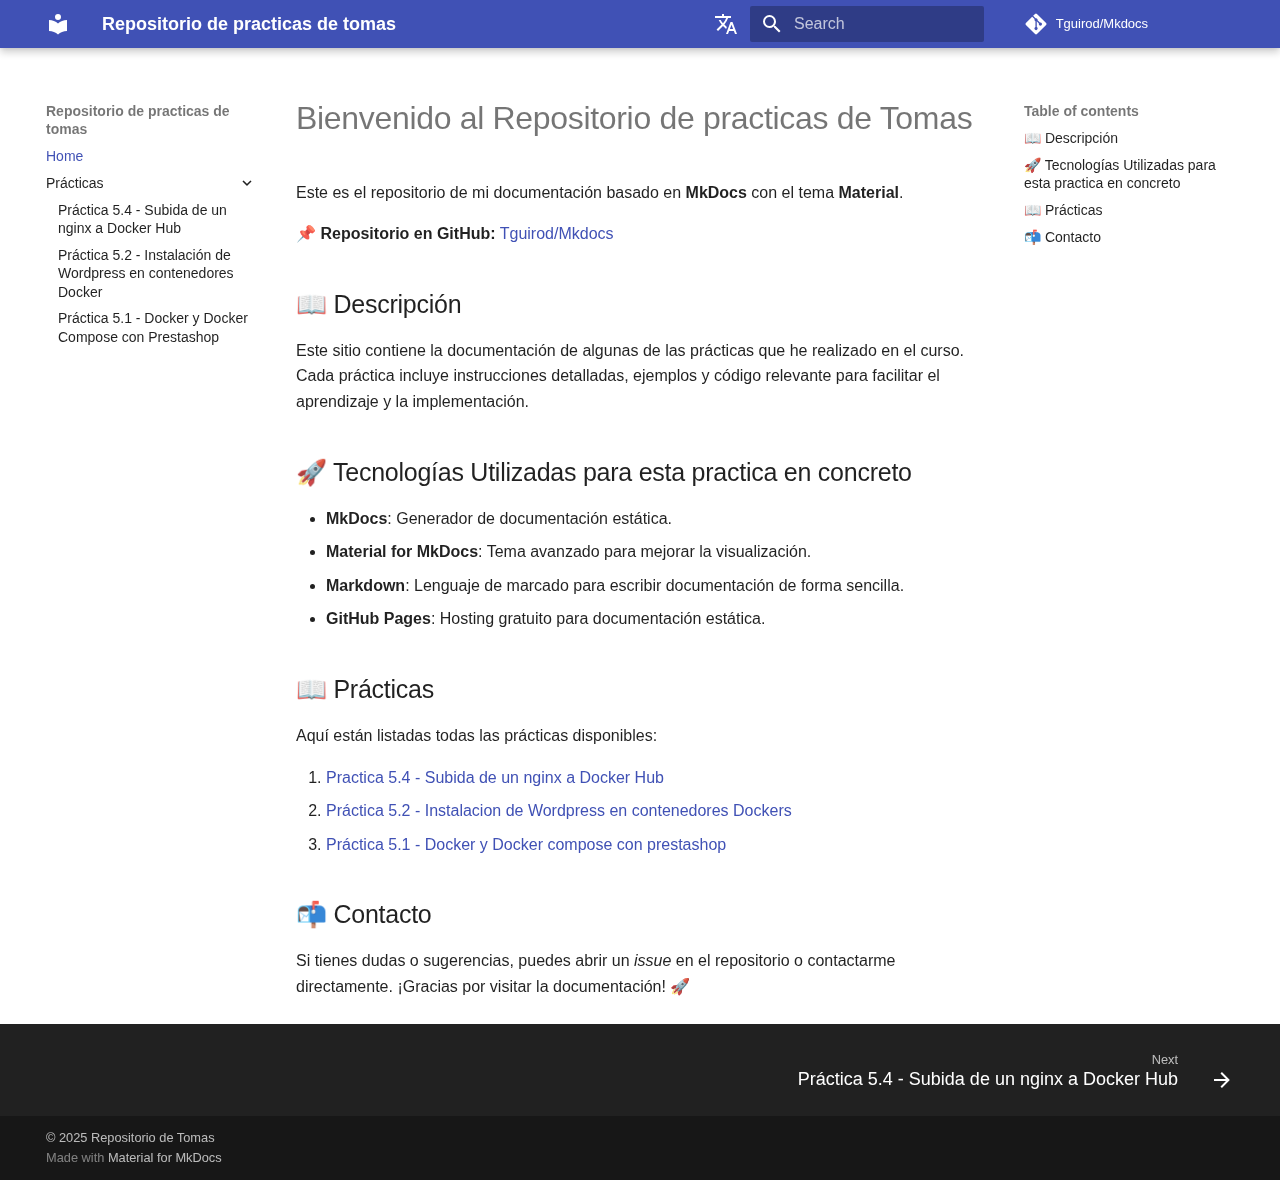
<file: index.html>
<!doctype html>
<html lang="en" class="no-js">
  <head>
    
      <meta charset="utf-8">
      <meta name="viewport" content="width=device-width,initial-scale=1">
      
      
      
      
      
        <link rel="next" href="practica1/">
      
      
      <link rel="icon" href="assets/favicon.ico">
      <meta name="generator" content="mkdocs-1.6.1, mkdocs-material-9.6.7">
    
    
      
        <title>Repositorio de practicas de tomas</title>
      
    
    
      <link rel="stylesheet" href="assets/stylesheets/main.8608ea7d.min.css">
      
        
        <link rel="stylesheet" href="assets/stylesheets/palette.06af60db.min.css">
      
      


    
    
      
    
    
      
        
        
        <link rel="preconnect" href="https://fonts.gstatic.com" crossorigin>
        <link rel="stylesheet" href="https://fonts.googleapis.com/css?family=Calibri:300,300i,400,400i,700,700i%7CFira+code:400,400i,700,700i&display=fallback">
        <style>:root{--md-text-font:"Calibri";--md-code-font:"Fira code"}</style>
      
    
    
    <script>__md_scope=new URL(".",location),__md_hash=e=>[...e].reduce(((e,_)=>(e<<5)-e+_.charCodeAt(0)),0),__md_get=(e,_=localStorage,t=__md_scope)=>JSON.parse(_.getItem(t.pathname+"."+e)),__md_set=(e,_,t=localStorage,a=__md_scope)=>{try{t.setItem(a.pathname+"."+e,JSON.stringify(_))}catch(e){}}</script>
    
      

    
    
    
  </head>
  
  
    
    
    
    
    
    <body dir="ltr" data-md-color-scheme="dark" data-md-color-primary="indigo" data-md-color-accent="red">
  
    
    <input class="md-toggle" data-md-toggle="drawer" type="checkbox" id="__drawer" autocomplete="off">
    <input class="md-toggle" data-md-toggle="search" type="checkbox" id="__search" autocomplete="off">
    <label class="md-overlay" for="__drawer"></label>
    <div data-md-component="skip">
      
        
        <a href="#bienvenido-al-repositorio-de-practicas-de-tomas" class="md-skip">
          Skip to content
        </a>
      
    </div>
    <div data-md-component="announce">
      
    </div>
    
    
      

  

<header class="md-header md-header--shadow" data-md-component="header">
  <nav class="md-header__inner md-grid" aria-label="Header">
    <a href="." title="Repositorio de practicas de tomas" class="md-header__button md-logo" aria-label="Repositorio de practicas de tomas" data-md-component="logo">
      
  
  <svg xmlns="http://www.w3.org/2000/svg" viewBox="0 0 24 24"><path d="M12 8a3 3 0 0 0 3-3 3 3 0 0 0-3-3 3 3 0 0 0-3 3 3 3 0 0 0 3 3m0 3.54C9.64 9.35 6.5 8 3 8v11c3.5 0 6.64 1.35 9 3.54 2.36-2.19 5.5-3.54 9-3.54V8c-3.5 0-6.64 1.35-9 3.54"/></svg>

    </a>
    <label class="md-header__button md-icon" for="__drawer">
      
      <svg xmlns="http://www.w3.org/2000/svg" viewBox="0 0 24 24"><path d="M3 6h18v2H3zm0 5h18v2H3zm0 5h18v2H3z"/></svg>
    </label>
    <div class="md-header__title" data-md-component="header-title">
      <div class="md-header__ellipsis">
        <div class="md-header__topic">
          <span class="md-ellipsis">
            Repositorio de practicas de tomas
          </span>
        </div>
        <div class="md-header__topic" data-md-component="header-topic">
          <span class="md-ellipsis">
            
              Home
            
          </span>
        </div>
      </div>
    </div>
    
      
    
    
    
      <div class="md-header__option">
  <div class="md-select">
    
    <button class="md-header__button md-icon" aria-label="Select language">
      <svg xmlns="http://www.w3.org/2000/svg" viewBox="0 0 24 24"><path d="m12.87 15.07-2.54-2.51.03-.03A17.5 17.5 0 0 0 14.07 6H17V4h-7V2H8v2H1v2h11.17C11.5 7.92 10.44 9.75 9 11.35 8.07 10.32 7.3 9.19 6.69 8h-2c.73 1.63 1.73 3.17 2.98 4.56l-5.09 5.02L4 19l5-5 3.11 3.11zM18.5 10h-2L12 22h2l1.12-3h4.75L21 22h2zm-2.62 7 1.62-4.33L19.12 17z"/></svg>
    </button>
    <div class="md-select__inner">
      <ul class="md-select__list">
        
          <li class="md-select__item">
            <a href="/" hreflang="es" class="md-select__link">
              Español
            </a>
          </li>
        
      </ul>
    </div>
  </div>
</div>
    
    
      <label class="md-header__button md-icon" for="__search">
        
        <svg xmlns="http://www.w3.org/2000/svg" viewBox="0 0 24 24"><path d="M9.5 3A6.5 6.5 0 0 1 16 9.5c0 1.61-.59 3.09-1.56 4.23l.27.27h.79l5 5-1.5 1.5-5-5v-.79l-.27-.27A6.52 6.52 0 0 1 9.5 16 6.5 6.5 0 0 1 3 9.5 6.5 6.5 0 0 1 9.5 3m0 2C7 5 5 7 5 9.5S7 14 9.5 14 14 12 14 9.5 12 5 9.5 5"/></svg>
      </label>
      <div class="md-search" data-md-component="search" role="dialog">
  <label class="md-search__overlay" for="__search"></label>
  <div class="md-search__inner" role="search">
    <form class="md-search__form" name="search">
      <input type="text" class="md-search__input" name="query" aria-label="Search" placeholder="Search" autocapitalize="off" autocorrect="off" autocomplete="off" spellcheck="false" data-md-component="search-query" required>
      <label class="md-search__icon md-icon" for="__search">
        
        <svg xmlns="http://www.w3.org/2000/svg" viewBox="0 0 24 24"><path d="M9.5 3A6.5 6.5 0 0 1 16 9.5c0 1.61-.59 3.09-1.56 4.23l.27.27h.79l5 5-1.5 1.5-5-5v-.79l-.27-.27A6.52 6.52 0 0 1 9.5 16 6.5 6.5 0 0 1 3 9.5 6.5 6.5 0 0 1 9.5 3m0 2C7 5 5 7 5 9.5S7 14 9.5 14 14 12 14 9.5 12 5 9.5 5"/></svg>
        
        <svg xmlns="http://www.w3.org/2000/svg" viewBox="0 0 24 24"><path d="M20 11v2H8l5.5 5.5-1.42 1.42L4.16 12l7.92-7.92L13.5 5.5 8 11z"/></svg>
      </label>
      <nav class="md-search__options" aria-label="Search">
        
        <button type="reset" class="md-search__icon md-icon" title="Clear" aria-label="Clear" tabindex="-1">
          
          <svg xmlns="http://www.w3.org/2000/svg" viewBox="0 0 24 24"><path d="M19 6.41 17.59 5 12 10.59 6.41 5 5 6.41 10.59 12 5 17.59 6.41 19 12 13.41 17.59 19 19 17.59 13.41 12z"/></svg>
        </button>
      </nav>
      
        <div class="md-search__suggest" data-md-component="search-suggest"></div>
      
    </form>
    <div class="md-search__output">
      <div class="md-search__scrollwrap" tabindex="0" data-md-scrollfix>
        <div class="md-search-result" data-md-component="search-result">
          <div class="md-search-result__meta">
            Initializing search
          </div>
          <ol class="md-search-result__list" role="presentation"></ol>
        </div>
      </div>
    </div>
  </div>
</div>
    
    
      <div class="md-header__source">
        <a href="https://github.com/Tguirod/Mkdocs" title="Go to repository" class="md-source" data-md-component="source">
  <div class="md-source__icon md-icon">
    
    <svg xmlns="http://www.w3.org/2000/svg" viewBox="0 0 448 512"><!--! Font Awesome Free 6.7.2 by @fontawesome - https://fontawesome.com License - https://fontawesome.com/license/free (Icons: CC BY 4.0, Fonts: SIL OFL 1.1, Code: MIT License) Copyright 2024 Fonticons, Inc.--><path d="M439.55 236.05 244 40.45a28.87 28.87 0 0 0-40.81 0l-40.66 40.63 51.52 51.52c27.06-9.14 52.68 16.77 43.39 43.68l49.66 49.66c34.23-11.8 61.18 31 35.47 56.69-26.49 26.49-70.21-2.87-56-37.34L240.22 199v121.85c25.3 12.54 22.26 41.85 9.08 55a34.34 34.34 0 0 1-48.55 0c-17.57-17.6-11.07-46.91 11.25-56v-123c-20.8-8.51-24.6-30.74-18.64-45L142.57 101 8.45 235.14a28.86 28.86 0 0 0 0 40.81l195.61 195.6a28.86 28.86 0 0 0 40.8 0l194.69-194.69a28.86 28.86 0 0 0 0-40.81"/></svg>
  </div>
  <div class="md-source__repository">
    Tguirod/Mkdocs
  </div>
</a>
      </div>
    
  </nav>
  
</header>
    
    <div class="md-container" data-md-component="container">
      
      
        
          
        
      
      <main class="md-main" data-md-component="main">
        <div class="md-main__inner md-grid">
          
            
              
              <div class="md-sidebar md-sidebar--primary" data-md-component="sidebar" data-md-type="navigation" >
                <div class="md-sidebar__scrollwrap">
                  <div class="md-sidebar__inner">
                    



<nav class="md-nav md-nav--primary" aria-label="Navigation" data-md-level="0">
  <label class="md-nav__title" for="__drawer">
    <a href="." title="Repositorio de practicas de tomas" class="md-nav__button md-logo" aria-label="Repositorio de practicas de tomas" data-md-component="logo">
      
  
  <svg xmlns="http://www.w3.org/2000/svg" viewBox="0 0 24 24"><path d="M12 8a3 3 0 0 0 3-3 3 3 0 0 0-3-3 3 3 0 0 0-3 3 3 3 0 0 0 3 3m0 3.54C9.64 9.35 6.5 8 3 8v11c3.5 0 6.64 1.35 9 3.54 2.36-2.19 5.5-3.54 9-3.54V8c-3.5 0-6.64 1.35-9 3.54"/></svg>

    </a>
    Repositorio de practicas de tomas
  </label>
  
    <div class="md-nav__source">
      <a href="https://github.com/Tguirod/Mkdocs" title="Go to repository" class="md-source" data-md-component="source">
  <div class="md-source__icon md-icon">
    
    <svg xmlns="http://www.w3.org/2000/svg" viewBox="0 0 448 512"><!--! Font Awesome Free 6.7.2 by @fontawesome - https://fontawesome.com License - https://fontawesome.com/license/free (Icons: CC BY 4.0, Fonts: SIL OFL 1.1, Code: MIT License) Copyright 2024 Fonticons, Inc.--><path d="M439.55 236.05 244 40.45a28.87 28.87 0 0 0-40.81 0l-40.66 40.63 51.52 51.52c27.06-9.14 52.68 16.77 43.39 43.68l49.66 49.66c34.23-11.8 61.18 31 35.47 56.69-26.49 26.49-70.21-2.87-56-37.34L240.22 199v121.85c25.3 12.54 22.26 41.85 9.08 55a34.34 34.34 0 0 1-48.55 0c-17.57-17.6-11.07-46.91 11.25-56v-123c-20.8-8.51-24.6-30.74-18.64-45L142.57 101 8.45 235.14a28.86 28.86 0 0 0 0 40.81l195.61 195.6a28.86 28.86 0 0 0 40.8 0l194.69-194.69a28.86 28.86 0 0 0 0-40.81"/></svg>
  </div>
  <div class="md-source__repository">
    Tguirod/Mkdocs
  </div>
</a>
    </div>
  
  <ul class="md-nav__list" data-md-scrollfix>
    
      
      
  
  
    
  
  
  
    <li class="md-nav__item md-nav__item--active">
      
      <input class="md-nav__toggle md-toggle" type="checkbox" id="__toc">
      
      
        
      
      
        <label class="md-nav__link md-nav__link--active" for="__toc">
          
  
  <span class="md-ellipsis">
    Home
    
  </span>
  

          <span class="md-nav__icon md-icon"></span>
        </label>
      
      <a href="." class="md-nav__link md-nav__link--active">
        
  
  <span class="md-ellipsis">
    Home
    
  </span>
  

      </a>
      
        

<nav class="md-nav md-nav--secondary" aria-label="Table of contents">
  
  
  
    
  
  
    <label class="md-nav__title" for="__toc">
      <span class="md-nav__icon md-icon"></span>
      Table of contents
    </label>
    <ul class="md-nav__list" data-md-component="toc" data-md-scrollfix>
      
        <li class="md-nav__item">
  <a href="#descripcion" class="md-nav__link">
    <span class="md-ellipsis">
      📖 Descripción
    </span>
  </a>
  
</li>
      
        <li class="md-nav__item">
  <a href="#tecnologias-utilizadas-para-esta-practica-en-concreto" class="md-nav__link">
    <span class="md-ellipsis">
      🚀 Tecnologías Utilizadas para esta practica en concreto
    </span>
  </a>
  
</li>
      
        <li class="md-nav__item">
  <a href="#practicas" class="md-nav__link">
    <span class="md-ellipsis">
      📖 Prácticas
    </span>
  </a>
  
</li>
      
        <li class="md-nav__item">
  <a href="#contacto" class="md-nav__link">
    <span class="md-ellipsis">
      📬 Contacto
    </span>
  </a>
  
</li>
      
    </ul>
  
</nav>
      
    </li>
  

    
      
      
  
  
  
  
    
    
    
    
    <li class="md-nav__item md-nav__item--nested">
      
        
        
          
        
        <input class="md-nav__toggle md-toggle md-toggle--indeterminate" type="checkbox" id="__nav_2" >
        
          
          <label class="md-nav__link" for="__nav_2" id="__nav_2_label" tabindex="0">
            
  
  <span class="md-ellipsis">
    Prácticas
    
  </span>
  

            <span class="md-nav__icon md-icon"></span>
          </label>
        
        <nav class="md-nav" data-md-level="1" aria-labelledby="__nav_2_label" aria-expanded="false">
          <label class="md-nav__title" for="__nav_2">
            <span class="md-nav__icon md-icon"></span>
            Prácticas
          </label>
          <ul class="md-nav__list" data-md-scrollfix>
            
              
                
  
  
  
  
    <li class="md-nav__item">
      <a href="practica1/" class="md-nav__link">
        
  
  <span class="md-ellipsis">
    Práctica 5.4 - Subida de un nginx a Docker Hub
    
  </span>
  

      </a>
    </li>
  

              
            
              
                
  
  
  
  
    <li class="md-nav__item">
      <a href="practica2/" class="md-nav__link">
        
  
  <span class="md-ellipsis">
    Práctica 5.2 - Instalación de Wordpress en contenedores Docker
    
  </span>
  

      </a>
    </li>
  

              
            
              
                
  
  
  
  
    <li class="md-nav__item">
      <a href="practica3/" class="md-nav__link">
        
  
  <span class="md-ellipsis">
    Práctica 5.1 - Docker y Docker Compose con Prestashop
    
  </span>
  

      </a>
    </li>
  

              
            
          </ul>
        </nav>
      
    </li>
  

    
  </ul>
</nav>
                  </div>
                </div>
              </div>
            
            
              
              <div class="md-sidebar md-sidebar--secondary" data-md-component="sidebar" data-md-type="toc" >
                <div class="md-sidebar__scrollwrap">
                  <div class="md-sidebar__inner">
                    

<nav class="md-nav md-nav--secondary" aria-label="Table of contents">
  
  
  
    
  
  
    <label class="md-nav__title" for="__toc">
      <span class="md-nav__icon md-icon"></span>
      Table of contents
    </label>
    <ul class="md-nav__list" data-md-component="toc" data-md-scrollfix>
      
        <li class="md-nav__item">
  <a href="#descripcion" class="md-nav__link">
    <span class="md-ellipsis">
      📖 Descripción
    </span>
  </a>
  
</li>
      
        <li class="md-nav__item">
  <a href="#tecnologias-utilizadas-para-esta-practica-en-concreto" class="md-nav__link">
    <span class="md-ellipsis">
      🚀 Tecnologías Utilizadas para esta practica en concreto
    </span>
  </a>
  
</li>
      
        <li class="md-nav__item">
  <a href="#practicas" class="md-nav__link">
    <span class="md-ellipsis">
      📖 Prácticas
    </span>
  </a>
  
</li>
      
        <li class="md-nav__item">
  <a href="#contacto" class="md-nav__link">
    <span class="md-ellipsis">
      📬 Contacto
    </span>
  </a>
  
</li>
      
    </ul>
  
</nav>
                  </div>
                </div>
              </div>
            
          
          
            <div class="md-content" data-md-component="content">
              <article class="md-content__inner md-typeset">
                
                  


  
  


<h1 id="bienvenido-al-repositorio-de-practicas-de-tomas">Bienvenido al Repositorio de practicas de Tomas</h1>
<p>Este es el repositorio de mi documentación basado en <strong>MkDocs</strong> con el tema <strong>Material</strong>.</p>
<p>📌 <strong>Repositorio en GitHub:</strong> <a href="https://github.com/Tguirod/Mkdocs">Tguirod/Mkdocs</a></p>
<h2 id="descripcion">📖 Descripción</h2>
<p>Este sitio contiene la documentación de algunas de las prácticas que he realizado en el curso. Cada práctica incluye instrucciones detalladas, ejemplos y código relevante para facilitar el aprendizaje y la implementación.</p>
<h2 id="tecnologias-utilizadas-para-esta-practica-en-concreto">🚀 Tecnologías Utilizadas para esta practica en concreto</h2>
<ul>
<li><strong>MkDocs</strong>: Generador de documentación estática.</li>
<li><strong>Material for MkDocs</strong>: Tema avanzado para mejorar la visualización.</li>
<li><strong>Markdown</strong>: Lenguaje de marcado para escribir documentación de forma sencilla.</li>
<li><strong>GitHub Pages</strong>: Hosting gratuito para documentación estática.</li>
</ul>
<h2 id="practicas">📖 Prácticas</h2>
<p>Aquí están listadas todas las prácticas disponibles:</p>
<ol>
<li><a href="practica1/">Practica 5.4 - Subida de un nginx a Docker Hub</a></li>
<li><a href="practica2/">Práctica 5.2 - Instalacion de Wordpress en contenedores Dockers</a></li>
<li><a href="practica3/">Práctica 5.1 - Docker y Docker compose con prestashop</a></li>
</ol>
<h2 id="contacto">📬 Contacto</h2>
<p>Si tienes dudas o sugerencias, puedes abrir un <em>issue</em> en el repositorio o contactarme directamente. ¡Gracias por visitar la documentación! 🚀</p>












                
              </article>
            </div>
          
          
<script>var target=document.getElementById(location.hash.slice(1));target&&target.name&&(target.checked=target.name.startsWith("__tabbed_"))</script>
        </div>
        
      </main>
      
        <footer class="md-footer">
  
    
      
      <nav class="md-footer__inner md-grid" aria-label="Footer" >
        
        
          
          <a href="practica1/" class="md-footer__link md-footer__link--next" aria-label="Next: Práctica 5.4 - Subida de un nginx a Docker Hub">
            <div class="md-footer__title">
              <span class="md-footer__direction">
                Next
              </span>
              <div class="md-ellipsis">
                Práctica 5.4 - Subida de un nginx a Docker Hub
              </div>
            </div>
            <div class="md-footer__button md-icon">
              
              <svg xmlns="http://www.w3.org/2000/svg" viewBox="0 0 24 24"><path d="M4 11v2h12l-5.5 5.5 1.42 1.42L19.84 12l-7.92-7.92L10.5 5.5 16 11z"/></svg>
            </div>
          </a>
        
      </nav>
    
  
  <div class="md-footer-meta md-typeset">
    <div class="md-footer-meta__inner md-grid">
      <div class="md-copyright">
  
    <div class="md-copyright__highlight">
      &copy; 2025 Repositorio de Tomas
    </div>
  
  
    Made with
    <a href="https://squidfunk.github.io/mkdocs-material/" target="_blank" rel="noopener">
      Material for MkDocs
    </a>
  
</div>
      
    </div>
  </div>
</footer>
      
    </div>
    <div class="md-dialog" data-md-component="dialog">
      <div class="md-dialog__inner md-typeset"></div>
    </div>
    
    
    <script id="__config" type="application/json">{"base": ".", "features": ["navigation.instant", "navigation.tracking", "navigation.expand", "search.highlight", "search.suggest", "version", "navigation.footer"], "search": "assets/javascripts/workers/search.f8cc74c7.min.js", "translations": {"clipboard.copied": "Copied to clipboard", "clipboard.copy": "Copy to clipboard", "search.result.more.one": "1 more on this page", "search.result.more.other": "# more on this page", "search.result.none": "No matching documents", "search.result.one": "1 matching document", "search.result.other": "# matching documents", "search.result.placeholder": "Type to start searching", "search.result.term.missing": "Missing", "select.version": "Select version"}}</script>
    
    
      <script src="assets/javascripts/bundle.c8b220af.min.js"></script>
      
    
  </body>
</html>
</file>
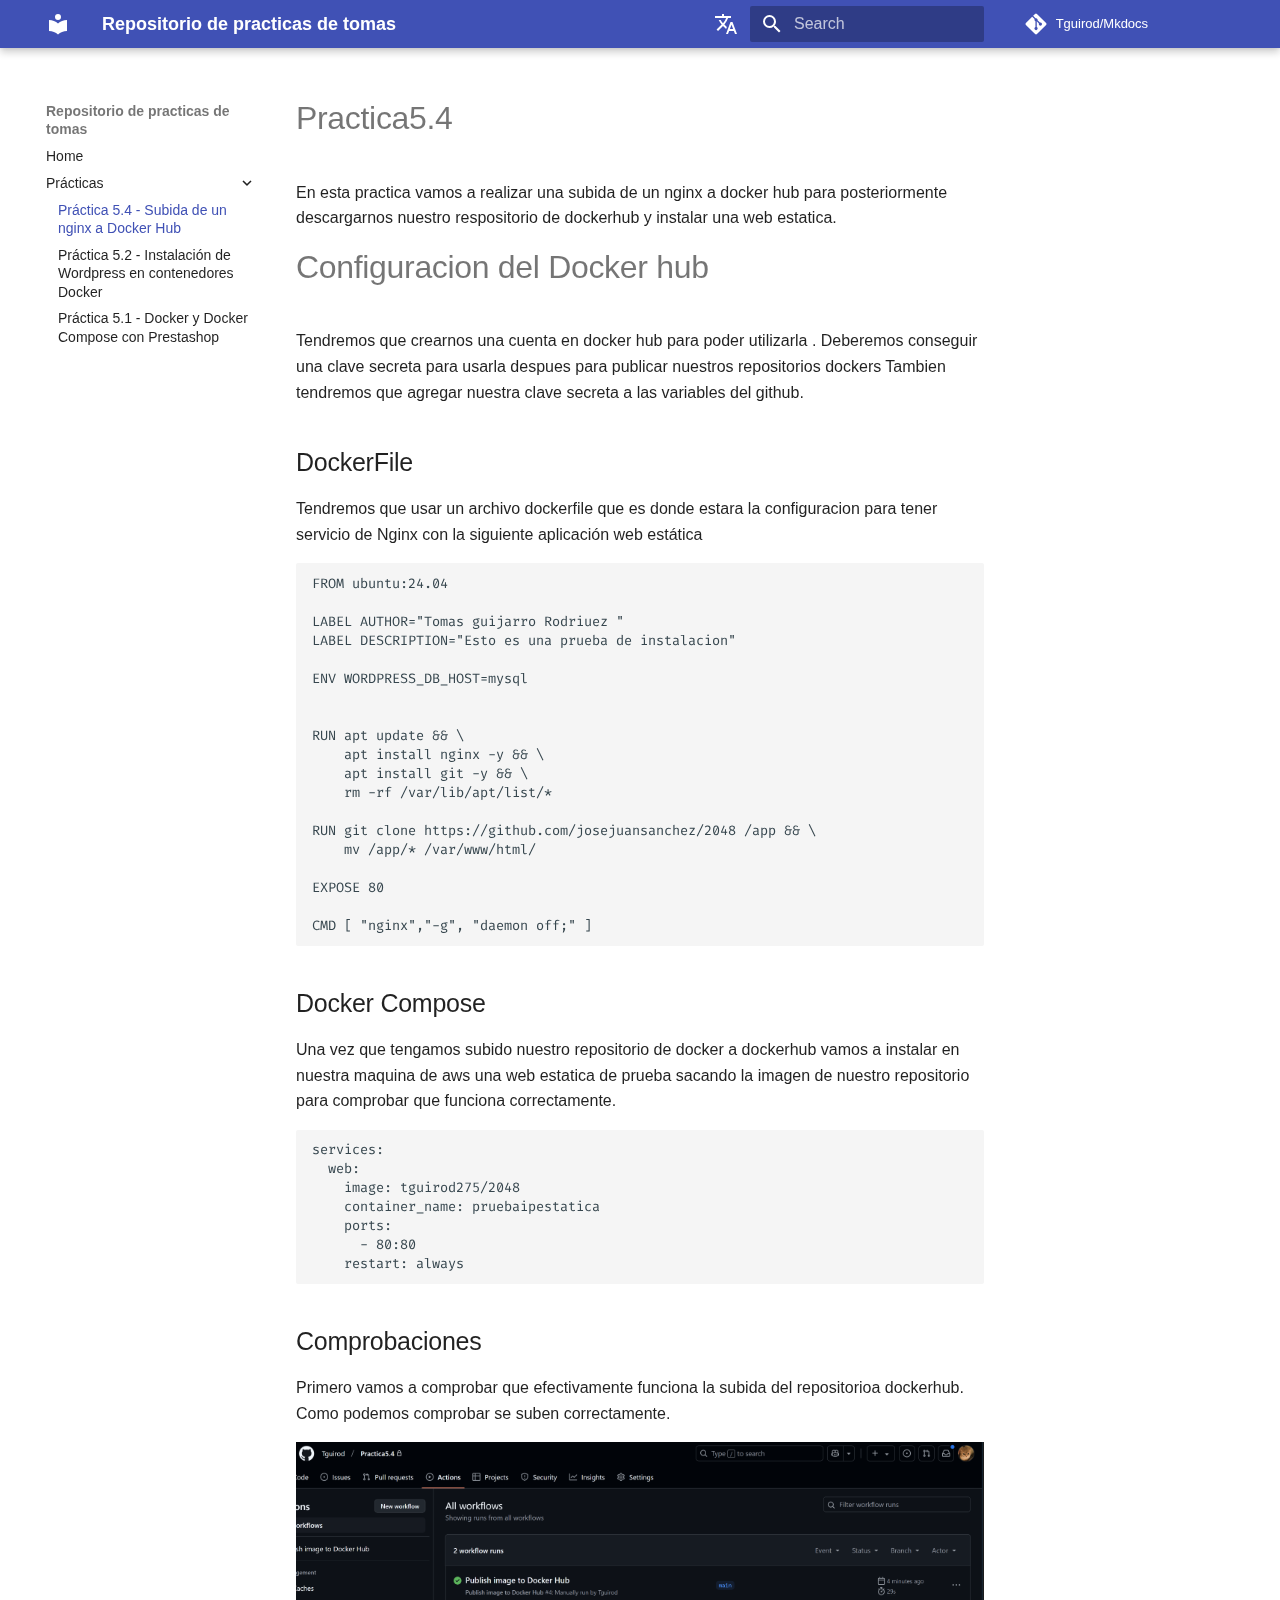
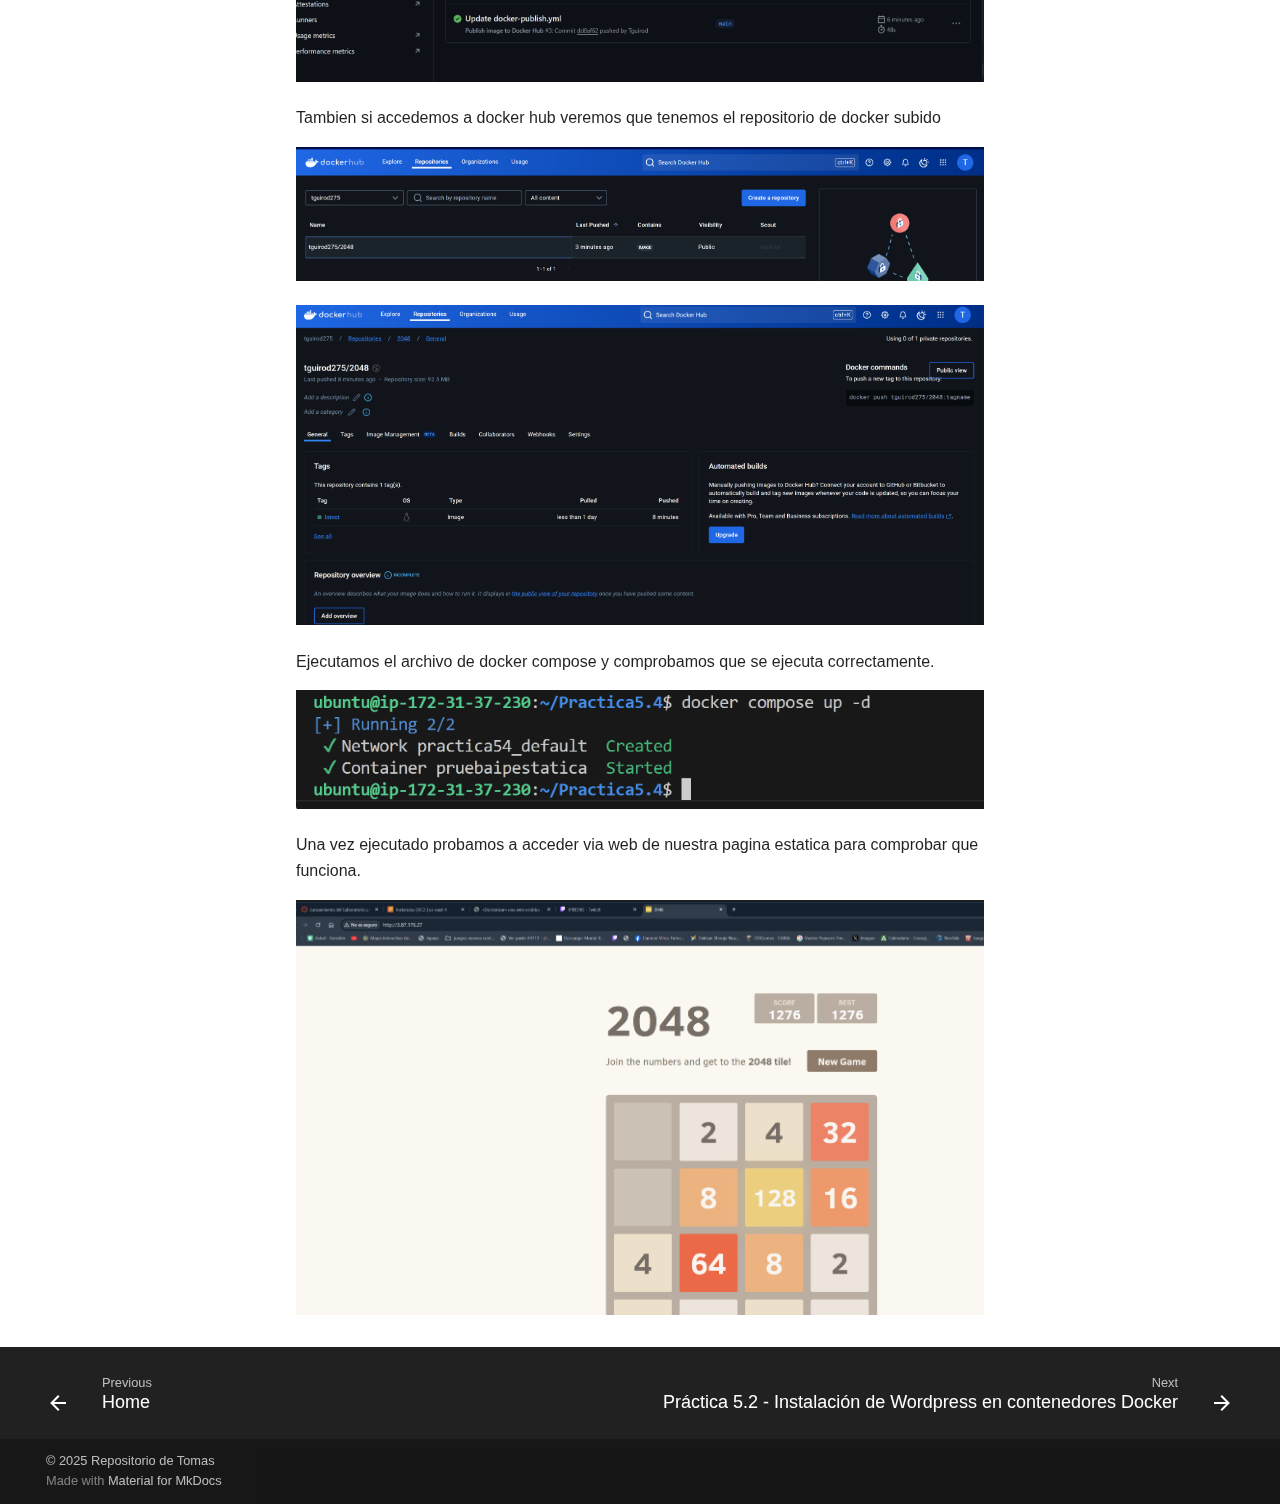
<file: practica1/index.html>
<!doctype html>
<html lang="en" class="no-js">
  <head>
    
      <meta charset="utf-8">
      <meta name="viewport" content="width=device-width,initial-scale=1">
      
      
      
      
        <link rel="prev" href="..">
      
      
        <link rel="next" href="../practica2/">
      
      
      <link rel="icon" href="../assets/favicon.ico">
      <meta name="generator" content="mkdocs-1.6.1, mkdocs-material-9.6.7">
    
    
      
        <title>Práctica 5.4 - Subida de un nginx a Docker Hub - Repositorio de practicas de tomas</title>
      
    
    
      <link rel="stylesheet" href="../assets/stylesheets/main.8608ea7d.min.css">
      
        
        <link rel="stylesheet" href="../assets/stylesheets/palette.06af60db.min.css">
      
      


    
    
      
    
    
      
        
        
        <link rel="preconnect" href="https://fonts.gstatic.com" crossorigin>
        <link rel="stylesheet" href="https://fonts.googleapis.com/css?family=Calibri:300,300i,400,400i,700,700i%7CFira+code:400,400i,700,700i&display=fallback">
        <style>:root{--md-text-font:"Calibri";--md-code-font:"Fira code"}</style>
      
    
    
    <script>__md_scope=new URL("..",location),__md_hash=e=>[...e].reduce(((e,_)=>(e<<5)-e+_.charCodeAt(0)),0),__md_get=(e,_=localStorage,t=__md_scope)=>JSON.parse(_.getItem(t.pathname+"."+e)),__md_set=(e,_,t=localStorage,a=__md_scope)=>{try{t.setItem(a.pathname+"."+e,JSON.stringify(_))}catch(e){}}</script>
    
      

    
    
    
  </head>
  
  
    
    
    
    
    
    <body dir="ltr" data-md-color-scheme="dark" data-md-color-primary="indigo" data-md-color-accent="red">
  
    
    <input class="md-toggle" data-md-toggle="drawer" type="checkbox" id="__drawer" autocomplete="off">
    <input class="md-toggle" data-md-toggle="search" type="checkbox" id="__search" autocomplete="off">
    <label class="md-overlay" for="__drawer"></label>
    <div data-md-component="skip">
      
        
        <a href="#practica54" class="md-skip">
          Skip to content
        </a>
      
    </div>
    <div data-md-component="announce">
      
    </div>
    
    
      

  

<header class="md-header md-header--shadow" data-md-component="header">
  <nav class="md-header__inner md-grid" aria-label="Header">
    <a href=".." title="Repositorio de practicas de tomas" class="md-header__button md-logo" aria-label="Repositorio de practicas de tomas" data-md-component="logo">
      
  
  <svg xmlns="http://www.w3.org/2000/svg" viewBox="0 0 24 24"><path d="M12 8a3 3 0 0 0 3-3 3 3 0 0 0-3-3 3 3 0 0 0-3 3 3 3 0 0 0 3 3m0 3.54C9.64 9.35 6.5 8 3 8v11c3.5 0 6.64 1.35 9 3.54 2.36-2.19 5.5-3.54 9-3.54V8c-3.5 0-6.64 1.35-9 3.54"/></svg>

    </a>
    <label class="md-header__button md-icon" for="__drawer">
      
      <svg xmlns="http://www.w3.org/2000/svg" viewBox="0 0 24 24"><path d="M3 6h18v2H3zm0 5h18v2H3zm0 5h18v2H3z"/></svg>
    </label>
    <div class="md-header__title" data-md-component="header-title">
      <div class="md-header__ellipsis">
        <div class="md-header__topic">
          <span class="md-ellipsis">
            Repositorio de practicas de tomas
          </span>
        </div>
        <div class="md-header__topic" data-md-component="header-topic">
          <span class="md-ellipsis">
            
              Práctica 5.4 - Subida de un nginx a Docker Hub
            
          </span>
        </div>
      </div>
    </div>
    
      
    
    
    
      <div class="md-header__option">
  <div class="md-select">
    
    <button class="md-header__button md-icon" aria-label="Select language">
      <svg xmlns="http://www.w3.org/2000/svg" viewBox="0 0 24 24"><path d="m12.87 15.07-2.54-2.51.03-.03A17.5 17.5 0 0 0 14.07 6H17V4h-7V2H8v2H1v2h11.17C11.5 7.92 10.44 9.75 9 11.35 8.07 10.32 7.3 9.19 6.69 8h-2c.73 1.63 1.73 3.17 2.98 4.56l-5.09 5.02L4 19l5-5 3.11 3.11zM18.5 10h-2L12 22h2l1.12-3h4.75L21 22h2zm-2.62 7 1.62-4.33L19.12 17z"/></svg>
    </button>
    <div class="md-select__inner">
      <ul class="md-select__list">
        
          <li class="md-select__item">
            <a href="/" hreflang="es" class="md-select__link">
              Español
            </a>
          </li>
        
      </ul>
    </div>
  </div>
</div>
    
    
      <label class="md-header__button md-icon" for="__search">
        
        <svg xmlns="http://www.w3.org/2000/svg" viewBox="0 0 24 24"><path d="M9.5 3A6.5 6.5 0 0 1 16 9.5c0 1.61-.59 3.09-1.56 4.23l.27.27h.79l5 5-1.5 1.5-5-5v-.79l-.27-.27A6.52 6.52 0 0 1 9.5 16 6.5 6.5 0 0 1 3 9.5 6.5 6.5 0 0 1 9.5 3m0 2C7 5 5 7 5 9.5S7 14 9.5 14 14 12 14 9.5 12 5 9.5 5"/></svg>
      </label>
      <div class="md-search" data-md-component="search" role="dialog">
  <label class="md-search__overlay" for="__search"></label>
  <div class="md-search__inner" role="search">
    <form class="md-search__form" name="search">
      <input type="text" class="md-search__input" name="query" aria-label="Search" placeholder="Search" autocapitalize="off" autocorrect="off" autocomplete="off" spellcheck="false" data-md-component="search-query" required>
      <label class="md-search__icon md-icon" for="__search">
        
        <svg xmlns="http://www.w3.org/2000/svg" viewBox="0 0 24 24"><path d="M9.5 3A6.5 6.5 0 0 1 16 9.5c0 1.61-.59 3.09-1.56 4.23l.27.27h.79l5 5-1.5 1.5-5-5v-.79l-.27-.27A6.52 6.52 0 0 1 9.5 16 6.5 6.5 0 0 1 3 9.5 6.5 6.5 0 0 1 9.5 3m0 2C7 5 5 7 5 9.5S7 14 9.5 14 14 12 14 9.5 12 5 9.5 5"/></svg>
        
        <svg xmlns="http://www.w3.org/2000/svg" viewBox="0 0 24 24"><path d="M20 11v2H8l5.5 5.5-1.42 1.42L4.16 12l7.92-7.92L13.5 5.5 8 11z"/></svg>
      </label>
      <nav class="md-search__options" aria-label="Search">
        
        <button type="reset" class="md-search__icon md-icon" title="Clear" aria-label="Clear" tabindex="-1">
          
          <svg xmlns="http://www.w3.org/2000/svg" viewBox="0 0 24 24"><path d="M19 6.41 17.59 5 12 10.59 6.41 5 5 6.41 10.59 12 5 17.59 6.41 19 12 13.41 17.59 19 19 17.59 13.41 12z"/></svg>
        </button>
      </nav>
      
        <div class="md-search__suggest" data-md-component="search-suggest"></div>
      
    </form>
    <div class="md-search__output">
      <div class="md-search__scrollwrap" tabindex="0" data-md-scrollfix>
        <div class="md-search-result" data-md-component="search-result">
          <div class="md-search-result__meta">
            Initializing search
          </div>
          <ol class="md-search-result__list" role="presentation"></ol>
        </div>
      </div>
    </div>
  </div>
</div>
    
    
      <div class="md-header__source">
        <a href="https://github.com/Tguirod/Mkdocs" title="Go to repository" class="md-source" data-md-component="source">
  <div class="md-source__icon md-icon">
    
    <svg xmlns="http://www.w3.org/2000/svg" viewBox="0 0 448 512"><!--! Font Awesome Free 6.7.2 by @fontawesome - https://fontawesome.com License - https://fontawesome.com/license/free (Icons: CC BY 4.0, Fonts: SIL OFL 1.1, Code: MIT License) Copyright 2024 Fonticons, Inc.--><path d="M439.55 236.05 244 40.45a28.87 28.87 0 0 0-40.81 0l-40.66 40.63 51.52 51.52c27.06-9.14 52.68 16.77 43.39 43.68l49.66 49.66c34.23-11.8 61.18 31 35.47 56.69-26.49 26.49-70.21-2.87-56-37.34L240.22 199v121.85c25.3 12.54 22.26 41.85 9.08 55a34.34 34.34 0 0 1-48.55 0c-17.57-17.6-11.07-46.91 11.25-56v-123c-20.8-8.51-24.6-30.74-18.64-45L142.57 101 8.45 235.14a28.86 28.86 0 0 0 0 40.81l195.61 195.6a28.86 28.86 0 0 0 40.8 0l194.69-194.69a28.86 28.86 0 0 0 0-40.81"/></svg>
  </div>
  <div class="md-source__repository">
    Tguirod/Mkdocs
  </div>
</a>
      </div>
    
  </nav>
  
</header>
    
    <div class="md-container" data-md-component="container">
      
      
        
          
        
      
      <main class="md-main" data-md-component="main">
        <div class="md-main__inner md-grid">
          
            
              
              <div class="md-sidebar md-sidebar--primary" data-md-component="sidebar" data-md-type="navigation" >
                <div class="md-sidebar__scrollwrap">
                  <div class="md-sidebar__inner">
                    



<nav class="md-nav md-nav--primary" aria-label="Navigation" data-md-level="0">
  <label class="md-nav__title" for="__drawer">
    <a href=".." title="Repositorio de practicas de tomas" class="md-nav__button md-logo" aria-label="Repositorio de practicas de tomas" data-md-component="logo">
      
  
  <svg xmlns="http://www.w3.org/2000/svg" viewBox="0 0 24 24"><path d="M12 8a3 3 0 0 0 3-3 3 3 0 0 0-3-3 3 3 0 0 0-3 3 3 3 0 0 0 3 3m0 3.54C9.64 9.35 6.5 8 3 8v11c3.5 0 6.64 1.35 9 3.54 2.36-2.19 5.5-3.54 9-3.54V8c-3.5 0-6.64 1.35-9 3.54"/></svg>

    </a>
    Repositorio de practicas de tomas
  </label>
  
    <div class="md-nav__source">
      <a href="https://github.com/Tguirod/Mkdocs" title="Go to repository" class="md-source" data-md-component="source">
  <div class="md-source__icon md-icon">
    
    <svg xmlns="http://www.w3.org/2000/svg" viewBox="0 0 448 512"><!--! Font Awesome Free 6.7.2 by @fontawesome - https://fontawesome.com License - https://fontawesome.com/license/free (Icons: CC BY 4.0, Fonts: SIL OFL 1.1, Code: MIT License) Copyright 2024 Fonticons, Inc.--><path d="M439.55 236.05 244 40.45a28.87 28.87 0 0 0-40.81 0l-40.66 40.63 51.52 51.52c27.06-9.14 52.68 16.77 43.39 43.68l49.66 49.66c34.23-11.8 61.18 31 35.47 56.69-26.49 26.49-70.21-2.87-56-37.34L240.22 199v121.85c25.3 12.54 22.26 41.85 9.08 55a34.34 34.34 0 0 1-48.55 0c-17.57-17.6-11.07-46.91 11.25-56v-123c-20.8-8.51-24.6-30.74-18.64-45L142.57 101 8.45 235.14a28.86 28.86 0 0 0 0 40.81l195.61 195.6a28.86 28.86 0 0 0 40.8 0l194.69-194.69a28.86 28.86 0 0 0 0-40.81"/></svg>
  </div>
  <div class="md-source__repository">
    Tguirod/Mkdocs
  </div>
</a>
    </div>
  
  <ul class="md-nav__list" data-md-scrollfix>
    
      
      
  
  
  
  
    <li class="md-nav__item">
      <a href=".." class="md-nav__link">
        
  
  <span class="md-ellipsis">
    Home
    
  </span>
  

      </a>
    </li>
  

    
      
      
  
  
    
  
  
  
    
    
    
    
    <li class="md-nav__item md-nav__item--active md-nav__item--nested">
      
        
        
        <input class="md-nav__toggle md-toggle " type="checkbox" id="__nav_2" checked>
        
          
          <label class="md-nav__link" for="__nav_2" id="__nav_2_label" tabindex="0">
            
  
  <span class="md-ellipsis">
    Prácticas
    
  </span>
  

            <span class="md-nav__icon md-icon"></span>
          </label>
        
        <nav class="md-nav" data-md-level="1" aria-labelledby="__nav_2_label" aria-expanded="true">
          <label class="md-nav__title" for="__nav_2">
            <span class="md-nav__icon md-icon"></span>
            Prácticas
          </label>
          <ul class="md-nav__list" data-md-scrollfix>
            
              
                
  
  
    
  
  
  
    <li class="md-nav__item md-nav__item--active">
      
      <input class="md-nav__toggle md-toggle" type="checkbox" id="__toc">
      
      
        
      
      
      <a href="./" class="md-nav__link md-nav__link--active">
        
  
  <span class="md-ellipsis">
    Práctica 5.4 - Subida de un nginx a Docker Hub
    
  </span>
  

      </a>
      
    </li>
  

              
            
              
                
  
  
  
  
    <li class="md-nav__item">
      <a href="../practica2/" class="md-nav__link">
        
  
  <span class="md-ellipsis">
    Práctica 5.2 - Instalación de Wordpress en contenedores Docker
    
  </span>
  

      </a>
    </li>
  

              
            
              
                
  
  
  
  
    <li class="md-nav__item">
      <a href="../practica3/" class="md-nav__link">
        
  
  <span class="md-ellipsis">
    Práctica 5.1 - Docker y Docker Compose con Prestashop
    
  </span>
  

      </a>
    </li>
  

              
            
          </ul>
        </nav>
      
    </li>
  

    
  </ul>
</nav>
                  </div>
                </div>
              </div>
            
            
              
              <div class="md-sidebar md-sidebar--secondary" data-md-component="sidebar" data-md-type="toc" >
                <div class="md-sidebar__scrollwrap">
                  <div class="md-sidebar__inner">
                    

<nav class="md-nav md-nav--secondary" aria-label="Table of contents">
  
  
  
    
  
  
</nav>
                  </div>
                </div>
              </div>
            
          
          
            <div class="md-content" data-md-component="content">
              <article class="md-content__inner md-typeset">
                
                  


  
  


<h1 id="practica54">Practica5.4</h1>
<p>En esta practica vamos a realizar una subida de un nginx a docker hub para posteriormente descargarnos nuestro respositorio de dockerhub y instalar una web estatica.</p>
<h1 id="configuracion-del-docker-hub">Configuracion del Docker hub</h1>
<p>Tendremos que crearnos una cuenta en docker hub para poder utilizarla . Deberemos conseguir una clave secreta para usarla despues para publicar nuestros repositorios dockers
Tambien tendremos que agregar nuestra clave secreta a las variables del github.</p>
<h2 id="dockerfile">DockerFile</h2>
<p>Tendremos que usar un archivo dockerfile que es donde estara la configuracion para tener servicio de Nginx con la siguiente aplicación web estática</p>
<pre><code>FROM ubuntu:24.04

LABEL AUTHOR=&quot;Tomas guijarro Rodriuez &quot;
LABEL DESCRIPTION=&quot;Esto es una prueba de instalacion&quot;

ENV WORDPRESS_DB_HOST=mysql


RUN apt update &amp;&amp; \
    apt install nginx -y &amp;&amp; \
    apt install git -y &amp;&amp; \
    rm -rf /var/lib/apt/list/*

RUN git clone https://github.com/josejuansanchez/2048 /app &amp;&amp; \
    mv /app/* /var/www/html/

EXPOSE 80

CMD [ &quot;nginx&quot;,&quot;-g&quot;, &quot;daemon off;&quot; ]
</code></pre>
<h2 id="docker-compose">Docker Compose</h2>
<p>Una vez que tengamos subido nuestro repositorio de docker a dockerhub vamos a instalar en nuestra maquina de aws una web estatica de prueba sacando la imagen de nuestro repositorio para comprobar que funciona correctamente.</p>
<pre><code>services:
  web:
    image: tguirod275/2048
    container_name: pruebaipestatica
    ports:
      - 80:80
    restart: always
</code></pre>
<h2 id="comprobaciones">Comprobaciones</h2>
<p>Primero vamos a comprobar que efectivamente funciona la subida del repositorioa dockerhub. Como podemos comprobar se suben correctamente.</p>
<p><img alt="" src="../imagenes/practica5.4/1.png" /></p>
<p>Tambien si accedemos a docker hub veremos que tenemos el repositorio de docker subido</p>
<p><img alt="" src="../imagenes/practica5.4/2.png" /></p>
<p><img alt="" src="../imagenes/practica5.4/3.png" /></p>
<p>Ejecutamos el archivo de docker compose y comprobamos que se ejecuta correctamente.</p>
<p><img alt="" src="../imagenes/practica5.4/4.png" /></p>
<p>Una vez ejecutado probamos a acceder  via web de nuestra pagina estatica para comprobar que funciona.</p>
<p><img alt="" src="../imagenes/practica5.4/5.png" /></p>












                
              </article>
            </div>
          
          
<script>var target=document.getElementById(location.hash.slice(1));target&&target.name&&(target.checked=target.name.startsWith("__tabbed_"))</script>
        </div>
        
      </main>
      
        <footer class="md-footer">
  
    
      
      <nav class="md-footer__inner md-grid" aria-label="Footer" >
        
          
          <a href=".." class="md-footer__link md-footer__link--prev" aria-label="Previous: Home">
            <div class="md-footer__button md-icon">
              
              <svg xmlns="http://www.w3.org/2000/svg" viewBox="0 0 24 24"><path d="M20 11v2H8l5.5 5.5-1.42 1.42L4.16 12l7.92-7.92L13.5 5.5 8 11z"/></svg>
            </div>
            <div class="md-footer__title">
              <span class="md-footer__direction">
                Previous
              </span>
              <div class="md-ellipsis">
                Home
              </div>
            </div>
          </a>
        
        
          
          <a href="../practica2/" class="md-footer__link md-footer__link--next" aria-label="Next: Práctica 5.2 - Instalación de Wordpress en contenedores Docker">
            <div class="md-footer__title">
              <span class="md-footer__direction">
                Next
              </span>
              <div class="md-ellipsis">
                Práctica 5.2 - Instalación de Wordpress en contenedores Docker
              </div>
            </div>
            <div class="md-footer__button md-icon">
              
              <svg xmlns="http://www.w3.org/2000/svg" viewBox="0 0 24 24"><path d="M4 11v2h12l-5.5 5.5 1.42 1.42L19.84 12l-7.92-7.92L10.5 5.5 16 11z"/></svg>
            </div>
          </a>
        
      </nav>
    
  
  <div class="md-footer-meta md-typeset">
    <div class="md-footer-meta__inner md-grid">
      <div class="md-copyright">
  
    <div class="md-copyright__highlight">
      &copy; 2025 Repositorio de Tomas
    </div>
  
  
    Made with
    <a href="https://squidfunk.github.io/mkdocs-material/" target="_blank" rel="noopener">
      Material for MkDocs
    </a>
  
</div>
      
    </div>
  </div>
</footer>
      
    </div>
    <div class="md-dialog" data-md-component="dialog">
      <div class="md-dialog__inner md-typeset"></div>
    </div>
    
    
    <script id="__config" type="application/json">{"base": "..", "features": ["navigation.instant", "navigation.tracking", "navigation.expand", "search.highlight", "search.suggest", "version", "navigation.footer"], "search": "../assets/javascripts/workers/search.f8cc74c7.min.js", "translations": {"clipboard.copied": "Copied to clipboard", "clipboard.copy": "Copy to clipboard", "search.result.more.one": "1 more on this page", "search.result.more.other": "# more on this page", "search.result.none": "No matching documents", "search.result.one": "1 matching document", "search.result.other": "# matching documents", "search.result.placeholder": "Type to start searching", "search.result.term.missing": "Missing", "select.version": "Select version"}}</script>
    
    
      <script src="../assets/javascripts/bundle.c8b220af.min.js"></script>
      
    
  </body>
</html>
</file>
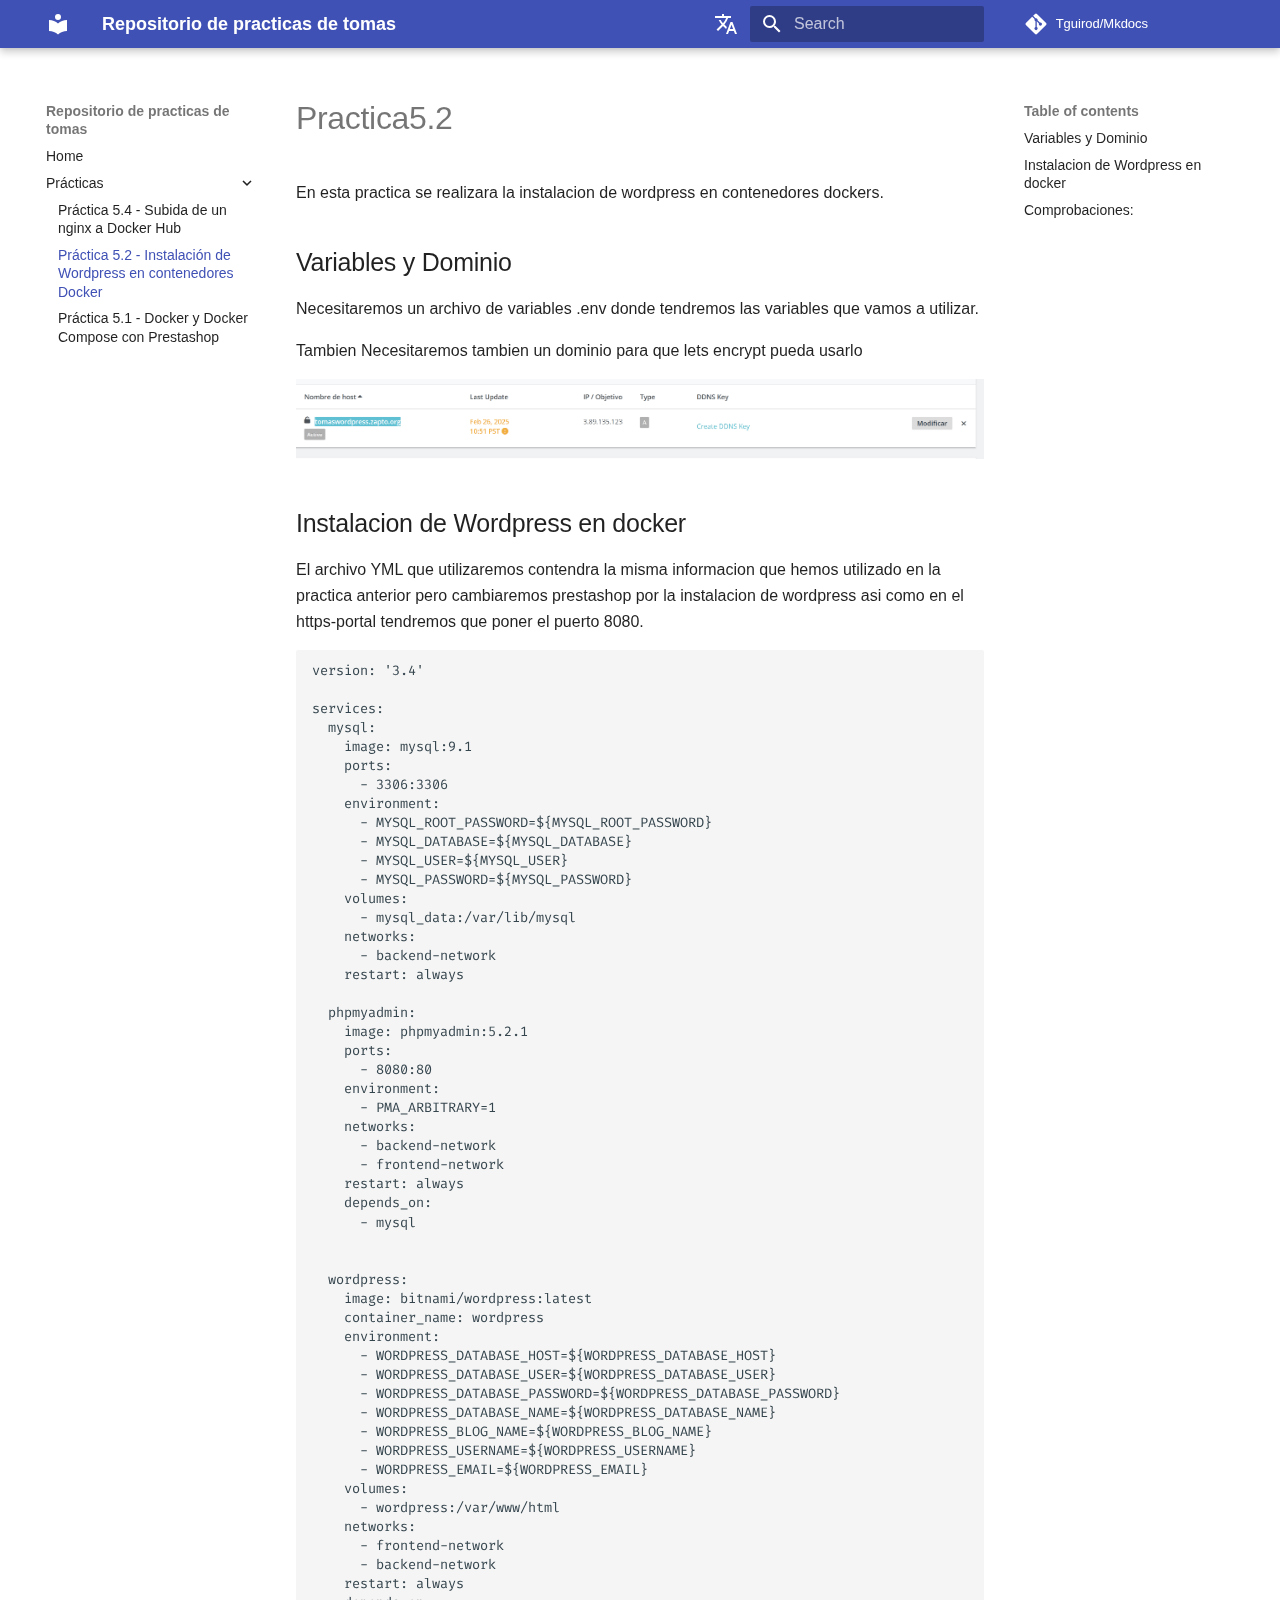
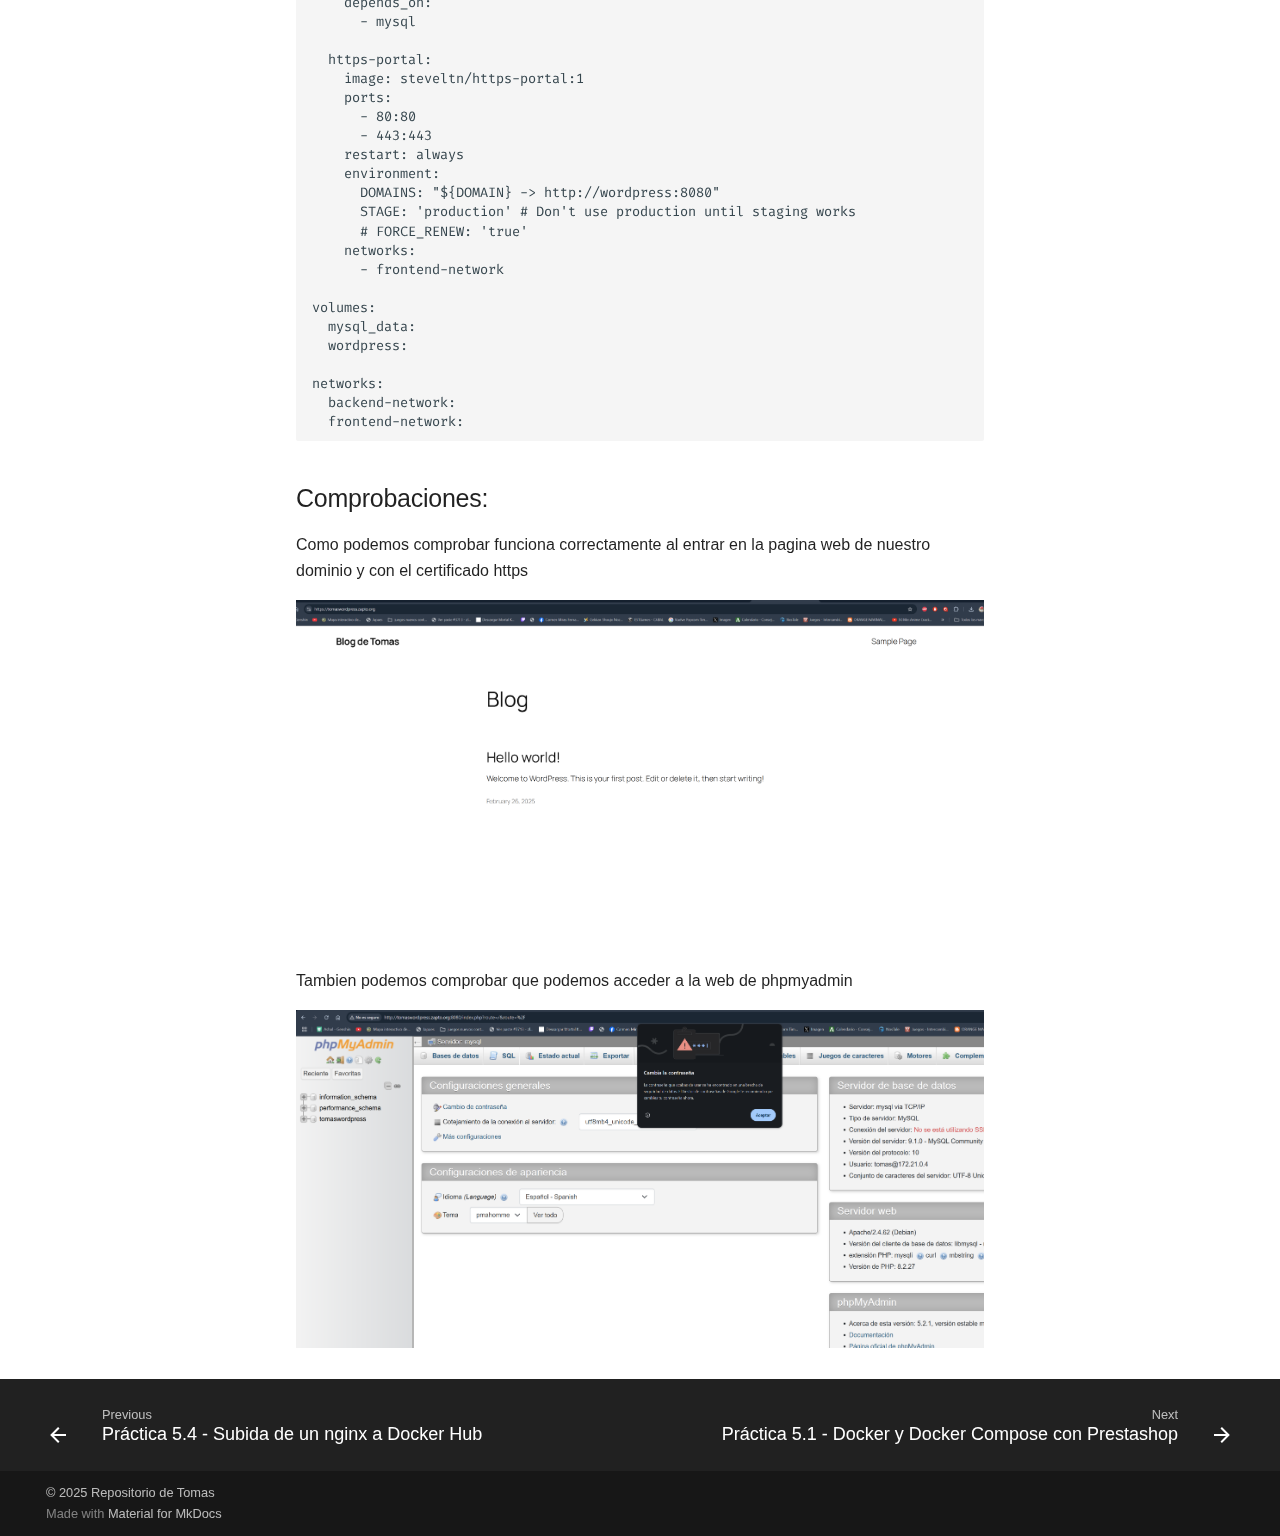
<file: practica2/index.html>
<!doctype html>
<html lang="en" class="no-js">
  <head>
    
      <meta charset="utf-8">
      <meta name="viewport" content="width=device-width,initial-scale=1">
      
      
      
      
        <link rel="prev" href="../practica1/">
      
      
        <link rel="next" href="../practica3/">
      
      
      <link rel="icon" href="../assets/favicon.ico">
      <meta name="generator" content="mkdocs-1.6.1, mkdocs-material-9.6.7">
    
    
      
        <title>Práctica 5.2 - Instalación de Wordpress en contenedores Docker - Repositorio de practicas de tomas</title>
      
    
    
      <link rel="stylesheet" href="../assets/stylesheets/main.8608ea7d.min.css">
      
        
        <link rel="stylesheet" href="../assets/stylesheets/palette.06af60db.min.css">
      
      


    
    
      
    
    
      
        
        
        <link rel="preconnect" href="https://fonts.gstatic.com" crossorigin>
        <link rel="stylesheet" href="https://fonts.googleapis.com/css?family=Calibri:300,300i,400,400i,700,700i%7CFira+code:400,400i,700,700i&display=fallback">
        <style>:root{--md-text-font:"Calibri";--md-code-font:"Fira code"}</style>
      
    
    
    <script>__md_scope=new URL("..",location),__md_hash=e=>[...e].reduce(((e,_)=>(e<<5)-e+_.charCodeAt(0)),0),__md_get=(e,_=localStorage,t=__md_scope)=>JSON.parse(_.getItem(t.pathname+"."+e)),__md_set=(e,_,t=localStorage,a=__md_scope)=>{try{t.setItem(a.pathname+"."+e,JSON.stringify(_))}catch(e){}}</script>
    
      

    
    
    
  </head>
  
  
    
    
    
    
    
    <body dir="ltr" data-md-color-scheme="dark" data-md-color-primary="indigo" data-md-color-accent="red">
  
    
    <input class="md-toggle" data-md-toggle="drawer" type="checkbox" id="__drawer" autocomplete="off">
    <input class="md-toggle" data-md-toggle="search" type="checkbox" id="__search" autocomplete="off">
    <label class="md-overlay" for="__drawer"></label>
    <div data-md-component="skip">
      
        
        <a href="#practica52" class="md-skip">
          Skip to content
        </a>
      
    </div>
    <div data-md-component="announce">
      
    </div>
    
    
      

  

<header class="md-header md-header--shadow" data-md-component="header">
  <nav class="md-header__inner md-grid" aria-label="Header">
    <a href=".." title="Repositorio de practicas de tomas" class="md-header__button md-logo" aria-label="Repositorio de practicas de tomas" data-md-component="logo">
      
  
  <svg xmlns="http://www.w3.org/2000/svg" viewBox="0 0 24 24"><path d="M12 8a3 3 0 0 0 3-3 3 3 0 0 0-3-3 3 3 0 0 0-3 3 3 3 0 0 0 3 3m0 3.54C9.64 9.35 6.5 8 3 8v11c3.5 0 6.64 1.35 9 3.54 2.36-2.19 5.5-3.54 9-3.54V8c-3.5 0-6.64 1.35-9 3.54"/></svg>

    </a>
    <label class="md-header__button md-icon" for="__drawer">
      
      <svg xmlns="http://www.w3.org/2000/svg" viewBox="0 0 24 24"><path d="M3 6h18v2H3zm0 5h18v2H3zm0 5h18v2H3z"/></svg>
    </label>
    <div class="md-header__title" data-md-component="header-title">
      <div class="md-header__ellipsis">
        <div class="md-header__topic">
          <span class="md-ellipsis">
            Repositorio de practicas de tomas
          </span>
        </div>
        <div class="md-header__topic" data-md-component="header-topic">
          <span class="md-ellipsis">
            
              Práctica 5.2 - Instalación de Wordpress en contenedores Docker
            
          </span>
        </div>
      </div>
    </div>
    
      
    
    
    
      <div class="md-header__option">
  <div class="md-select">
    
    <button class="md-header__button md-icon" aria-label="Select language">
      <svg xmlns="http://www.w3.org/2000/svg" viewBox="0 0 24 24"><path d="m12.87 15.07-2.54-2.51.03-.03A17.5 17.5 0 0 0 14.07 6H17V4h-7V2H8v2H1v2h11.17C11.5 7.92 10.44 9.75 9 11.35 8.07 10.32 7.3 9.19 6.69 8h-2c.73 1.63 1.73 3.17 2.98 4.56l-5.09 5.02L4 19l5-5 3.11 3.11zM18.5 10h-2L12 22h2l1.12-3h4.75L21 22h2zm-2.62 7 1.62-4.33L19.12 17z"/></svg>
    </button>
    <div class="md-select__inner">
      <ul class="md-select__list">
        
          <li class="md-select__item">
            <a href="/" hreflang="es" class="md-select__link">
              Español
            </a>
          </li>
        
      </ul>
    </div>
  </div>
</div>
    
    
      <label class="md-header__button md-icon" for="__search">
        
        <svg xmlns="http://www.w3.org/2000/svg" viewBox="0 0 24 24"><path d="M9.5 3A6.5 6.5 0 0 1 16 9.5c0 1.61-.59 3.09-1.56 4.23l.27.27h.79l5 5-1.5 1.5-5-5v-.79l-.27-.27A6.52 6.52 0 0 1 9.5 16 6.5 6.5 0 0 1 3 9.5 6.5 6.5 0 0 1 9.5 3m0 2C7 5 5 7 5 9.5S7 14 9.5 14 14 12 14 9.5 12 5 9.5 5"/></svg>
      </label>
      <div class="md-search" data-md-component="search" role="dialog">
  <label class="md-search__overlay" for="__search"></label>
  <div class="md-search__inner" role="search">
    <form class="md-search__form" name="search">
      <input type="text" class="md-search__input" name="query" aria-label="Search" placeholder="Search" autocapitalize="off" autocorrect="off" autocomplete="off" spellcheck="false" data-md-component="search-query" required>
      <label class="md-search__icon md-icon" for="__search">
        
        <svg xmlns="http://www.w3.org/2000/svg" viewBox="0 0 24 24"><path d="M9.5 3A6.5 6.5 0 0 1 16 9.5c0 1.61-.59 3.09-1.56 4.23l.27.27h.79l5 5-1.5 1.5-5-5v-.79l-.27-.27A6.52 6.52 0 0 1 9.5 16 6.5 6.5 0 0 1 3 9.5 6.5 6.5 0 0 1 9.5 3m0 2C7 5 5 7 5 9.5S7 14 9.5 14 14 12 14 9.5 12 5 9.5 5"/></svg>
        
        <svg xmlns="http://www.w3.org/2000/svg" viewBox="0 0 24 24"><path d="M20 11v2H8l5.5 5.5-1.42 1.42L4.16 12l7.92-7.92L13.5 5.5 8 11z"/></svg>
      </label>
      <nav class="md-search__options" aria-label="Search">
        
        <button type="reset" class="md-search__icon md-icon" title="Clear" aria-label="Clear" tabindex="-1">
          
          <svg xmlns="http://www.w3.org/2000/svg" viewBox="0 0 24 24"><path d="M19 6.41 17.59 5 12 10.59 6.41 5 5 6.41 10.59 12 5 17.59 6.41 19 12 13.41 17.59 19 19 17.59 13.41 12z"/></svg>
        </button>
      </nav>
      
        <div class="md-search__suggest" data-md-component="search-suggest"></div>
      
    </form>
    <div class="md-search__output">
      <div class="md-search__scrollwrap" tabindex="0" data-md-scrollfix>
        <div class="md-search-result" data-md-component="search-result">
          <div class="md-search-result__meta">
            Initializing search
          </div>
          <ol class="md-search-result__list" role="presentation"></ol>
        </div>
      </div>
    </div>
  </div>
</div>
    
    
      <div class="md-header__source">
        <a href="https://github.com/Tguirod/Mkdocs" title="Go to repository" class="md-source" data-md-component="source">
  <div class="md-source__icon md-icon">
    
    <svg xmlns="http://www.w3.org/2000/svg" viewBox="0 0 448 512"><!--! Font Awesome Free 6.7.2 by @fontawesome - https://fontawesome.com License - https://fontawesome.com/license/free (Icons: CC BY 4.0, Fonts: SIL OFL 1.1, Code: MIT License) Copyright 2024 Fonticons, Inc.--><path d="M439.55 236.05 244 40.45a28.87 28.87 0 0 0-40.81 0l-40.66 40.63 51.52 51.52c27.06-9.14 52.68 16.77 43.39 43.68l49.66 49.66c34.23-11.8 61.18 31 35.47 56.69-26.49 26.49-70.21-2.87-56-37.34L240.22 199v121.85c25.3 12.54 22.26 41.85 9.08 55a34.34 34.34 0 0 1-48.55 0c-17.57-17.6-11.07-46.91 11.25-56v-123c-20.8-8.51-24.6-30.74-18.64-45L142.57 101 8.45 235.14a28.86 28.86 0 0 0 0 40.81l195.61 195.6a28.86 28.86 0 0 0 40.8 0l194.69-194.69a28.86 28.86 0 0 0 0-40.81"/></svg>
  </div>
  <div class="md-source__repository">
    Tguirod/Mkdocs
  </div>
</a>
      </div>
    
  </nav>
  
</header>
    
    <div class="md-container" data-md-component="container">
      
      
        
          
        
      
      <main class="md-main" data-md-component="main">
        <div class="md-main__inner md-grid">
          
            
              
              <div class="md-sidebar md-sidebar--primary" data-md-component="sidebar" data-md-type="navigation" >
                <div class="md-sidebar__scrollwrap">
                  <div class="md-sidebar__inner">
                    



<nav class="md-nav md-nav--primary" aria-label="Navigation" data-md-level="0">
  <label class="md-nav__title" for="__drawer">
    <a href=".." title="Repositorio de practicas de tomas" class="md-nav__button md-logo" aria-label="Repositorio de practicas de tomas" data-md-component="logo">
      
  
  <svg xmlns="http://www.w3.org/2000/svg" viewBox="0 0 24 24"><path d="M12 8a3 3 0 0 0 3-3 3 3 0 0 0-3-3 3 3 0 0 0-3 3 3 3 0 0 0 3 3m0 3.54C9.64 9.35 6.5 8 3 8v11c3.5 0 6.64 1.35 9 3.54 2.36-2.19 5.5-3.54 9-3.54V8c-3.5 0-6.64 1.35-9 3.54"/></svg>

    </a>
    Repositorio de practicas de tomas
  </label>
  
    <div class="md-nav__source">
      <a href="https://github.com/Tguirod/Mkdocs" title="Go to repository" class="md-source" data-md-component="source">
  <div class="md-source__icon md-icon">
    
    <svg xmlns="http://www.w3.org/2000/svg" viewBox="0 0 448 512"><!--! Font Awesome Free 6.7.2 by @fontawesome - https://fontawesome.com License - https://fontawesome.com/license/free (Icons: CC BY 4.0, Fonts: SIL OFL 1.1, Code: MIT License) Copyright 2024 Fonticons, Inc.--><path d="M439.55 236.05 244 40.45a28.87 28.87 0 0 0-40.81 0l-40.66 40.63 51.52 51.52c27.06-9.14 52.68 16.77 43.39 43.68l49.66 49.66c34.23-11.8 61.18 31 35.47 56.69-26.49 26.49-70.21-2.87-56-37.34L240.22 199v121.85c25.3 12.54 22.26 41.85 9.08 55a34.34 34.34 0 0 1-48.55 0c-17.57-17.6-11.07-46.91 11.25-56v-123c-20.8-8.51-24.6-30.74-18.64-45L142.57 101 8.45 235.14a28.86 28.86 0 0 0 0 40.81l195.61 195.6a28.86 28.86 0 0 0 40.8 0l194.69-194.69a28.86 28.86 0 0 0 0-40.81"/></svg>
  </div>
  <div class="md-source__repository">
    Tguirod/Mkdocs
  </div>
</a>
    </div>
  
  <ul class="md-nav__list" data-md-scrollfix>
    
      
      
  
  
  
  
    <li class="md-nav__item">
      <a href=".." class="md-nav__link">
        
  
  <span class="md-ellipsis">
    Home
    
  </span>
  

      </a>
    </li>
  

    
      
      
  
  
    
  
  
  
    
    
    
    
    <li class="md-nav__item md-nav__item--active md-nav__item--nested">
      
        
        
        <input class="md-nav__toggle md-toggle " type="checkbox" id="__nav_2" checked>
        
          
          <label class="md-nav__link" for="__nav_2" id="__nav_2_label" tabindex="0">
            
  
  <span class="md-ellipsis">
    Prácticas
    
  </span>
  

            <span class="md-nav__icon md-icon"></span>
          </label>
        
        <nav class="md-nav" data-md-level="1" aria-labelledby="__nav_2_label" aria-expanded="true">
          <label class="md-nav__title" for="__nav_2">
            <span class="md-nav__icon md-icon"></span>
            Prácticas
          </label>
          <ul class="md-nav__list" data-md-scrollfix>
            
              
                
  
  
  
  
    <li class="md-nav__item">
      <a href="../practica1/" class="md-nav__link">
        
  
  <span class="md-ellipsis">
    Práctica 5.4 - Subida de un nginx a Docker Hub
    
  </span>
  

      </a>
    </li>
  

              
            
              
                
  
  
    
  
  
  
    <li class="md-nav__item md-nav__item--active">
      
      <input class="md-nav__toggle md-toggle" type="checkbox" id="__toc">
      
      
        
      
      
        <label class="md-nav__link md-nav__link--active" for="__toc">
          
  
  <span class="md-ellipsis">
    Práctica 5.2 - Instalación de Wordpress en contenedores Docker
    
  </span>
  

          <span class="md-nav__icon md-icon"></span>
        </label>
      
      <a href="./" class="md-nav__link md-nav__link--active">
        
  
  <span class="md-ellipsis">
    Práctica 5.2 - Instalación de Wordpress en contenedores Docker
    
  </span>
  

      </a>
      
        

<nav class="md-nav md-nav--secondary" aria-label="Table of contents">
  
  
  
    
  
  
    <label class="md-nav__title" for="__toc">
      <span class="md-nav__icon md-icon"></span>
      Table of contents
    </label>
    <ul class="md-nav__list" data-md-component="toc" data-md-scrollfix>
      
        <li class="md-nav__item">
  <a href="#variables-y-dominio" class="md-nav__link">
    <span class="md-ellipsis">
      Variables y Dominio
    </span>
  </a>
  
</li>
      
        <li class="md-nav__item">
  <a href="#instalacion-de-wordpress-en-docker" class="md-nav__link">
    <span class="md-ellipsis">
      Instalacion de Wordpress en docker
    </span>
  </a>
  
</li>
      
        <li class="md-nav__item">
  <a href="#comprobaciones" class="md-nav__link">
    <span class="md-ellipsis">
      Comprobaciones:
    </span>
  </a>
  
</li>
      
    </ul>
  
</nav>
      
    </li>
  

              
            
              
                
  
  
  
  
    <li class="md-nav__item">
      <a href="../practica3/" class="md-nav__link">
        
  
  <span class="md-ellipsis">
    Práctica 5.1 - Docker y Docker Compose con Prestashop
    
  </span>
  

      </a>
    </li>
  

              
            
          </ul>
        </nav>
      
    </li>
  

    
  </ul>
</nav>
                  </div>
                </div>
              </div>
            
            
              
              <div class="md-sidebar md-sidebar--secondary" data-md-component="sidebar" data-md-type="toc" >
                <div class="md-sidebar__scrollwrap">
                  <div class="md-sidebar__inner">
                    

<nav class="md-nav md-nav--secondary" aria-label="Table of contents">
  
  
  
    
  
  
    <label class="md-nav__title" for="__toc">
      <span class="md-nav__icon md-icon"></span>
      Table of contents
    </label>
    <ul class="md-nav__list" data-md-component="toc" data-md-scrollfix>
      
        <li class="md-nav__item">
  <a href="#variables-y-dominio" class="md-nav__link">
    <span class="md-ellipsis">
      Variables y Dominio
    </span>
  </a>
  
</li>
      
        <li class="md-nav__item">
  <a href="#instalacion-de-wordpress-en-docker" class="md-nav__link">
    <span class="md-ellipsis">
      Instalacion de Wordpress en docker
    </span>
  </a>
  
</li>
      
        <li class="md-nav__item">
  <a href="#comprobaciones" class="md-nav__link">
    <span class="md-ellipsis">
      Comprobaciones:
    </span>
  </a>
  
</li>
      
    </ul>
  
</nav>
                  </div>
                </div>
              </div>
            
          
          
            <div class="md-content" data-md-component="content">
              <article class="md-content__inner md-typeset">
                
                  


  
  


<h1 id="practica52">Practica5.2</h1>
<p>En esta practica se realizara la instalacion de wordpress en contenedores dockers.</p>
<h2 id="variables-y-dominio">Variables y Dominio</h2>
<p>Necesitaremos un archivo de variables .env donde tendremos las variables que vamos a utilizar.</p>
<p>Tambien Necesitaremos tambien un dominio para que lets encrypt pueda usarlo</p>
<p><img alt="" src="../imagenes/practica5.2/3.png" /></p>
<h2 id="instalacion-de-wordpress-en-docker">Instalacion de Wordpress en docker</h2>
<p>El archivo YML que utilizaremos contendra la misma informacion que hemos utilizado en la practica anterior pero cambiaremos prestashop por la instalacion de wordpress asi como en el https-portal tendremos que poner el puerto 8080.</p>
<pre><code class="language-YML">version: '3.4'

services:
  mysql:
    image: mysql:9.1
    ports: 
      - 3306:3306
    environment: 
      - MYSQL_ROOT_PASSWORD=${MYSQL_ROOT_PASSWORD}
      - MYSQL_DATABASE=${MYSQL_DATABASE}
      - MYSQL_USER=${MYSQL_USER}
      - MYSQL_PASSWORD=${MYSQL_PASSWORD}
    volumes: 
      - mysql_data:/var/lib/mysql
    networks: 
      - backend-network
    restart: always

  phpmyadmin:
    image: phpmyadmin:5.2.1
    ports:
      - 8080:80
    environment: 
      - PMA_ARBITRARY=1
    networks: 
      - backend-network
      - frontend-network
    restart: always
    depends_on: 
      - mysql


  wordpress:
    image: bitnami/wordpress:latest
    container_name: wordpress
    environment:
      - WORDPRESS_DATABASE_HOST=${WORDPRESS_DATABASE_HOST}
      - WORDPRESS_DATABASE_USER=${WORDPRESS_DATABASE_USER}
      - WORDPRESS_DATABASE_PASSWORD=${WORDPRESS_DATABASE_PASSWORD}
      - WORDPRESS_DATABASE_NAME=${WORDPRESS_DATABASE_NAME}
      - WORDPRESS_BLOG_NAME=${WORDPRESS_BLOG_NAME}
      - WORDPRESS_USERNAME=${WORDPRESS_USERNAME}
      - WORDPRESS_EMAIL=${WORDPRESS_EMAIL}
    volumes:
      - wordpress:/var/www/html
    networks:
      - frontend-network
      - backend-network
    restart: always
    depends_on:
      - mysql

  https-portal:
    image: steveltn/https-portal:1
    ports:
      - 80:80
      - 443:443
    restart: always
    environment:
      DOMAINS: &quot;${DOMAIN} -&gt; http://wordpress:8080&quot;
      STAGE: 'production' # Don't use production until staging works
      # FORCE_RENEW: 'true'
    networks:
      - frontend-network

volumes:
  mysql_data:
  wordpress:

networks: 
  backend-network:
  frontend-network:
</code></pre>
<h2 id="comprobaciones">Comprobaciones:</h2>
<p>Como podemos comprobar funciona correctamente al entrar en la pagina web de nuestro dominio y con el certificado https</p>
<p><img alt="" src="../imagenes/practica5.2/1.png" /></p>
<p>Tambien podemos comprobar que podemos acceder a la web de phpmyadmin</p>
<p><img alt="" src="../imagenes/practica5.2/2.png" /></p>












                
              </article>
            </div>
          
          
<script>var target=document.getElementById(location.hash.slice(1));target&&target.name&&(target.checked=target.name.startsWith("__tabbed_"))</script>
        </div>
        
      </main>
      
        <footer class="md-footer">
  
    
      
      <nav class="md-footer__inner md-grid" aria-label="Footer" >
        
          
          <a href="../practica1/" class="md-footer__link md-footer__link--prev" aria-label="Previous: Práctica 5.4 - Subida de un nginx a Docker Hub">
            <div class="md-footer__button md-icon">
              
              <svg xmlns="http://www.w3.org/2000/svg" viewBox="0 0 24 24"><path d="M20 11v2H8l5.5 5.5-1.42 1.42L4.16 12l7.92-7.92L13.5 5.5 8 11z"/></svg>
            </div>
            <div class="md-footer__title">
              <span class="md-footer__direction">
                Previous
              </span>
              <div class="md-ellipsis">
                Práctica 5.4 - Subida de un nginx a Docker Hub
              </div>
            </div>
          </a>
        
        
          
          <a href="../practica3/" class="md-footer__link md-footer__link--next" aria-label="Next: Práctica 5.1 - Docker y Docker Compose con Prestashop">
            <div class="md-footer__title">
              <span class="md-footer__direction">
                Next
              </span>
              <div class="md-ellipsis">
                Práctica 5.1 - Docker y Docker Compose con Prestashop
              </div>
            </div>
            <div class="md-footer__button md-icon">
              
              <svg xmlns="http://www.w3.org/2000/svg" viewBox="0 0 24 24"><path d="M4 11v2h12l-5.5 5.5 1.42 1.42L19.84 12l-7.92-7.92L10.5 5.5 16 11z"/></svg>
            </div>
          </a>
        
      </nav>
    
  
  <div class="md-footer-meta md-typeset">
    <div class="md-footer-meta__inner md-grid">
      <div class="md-copyright">
  
    <div class="md-copyright__highlight">
      &copy; 2025 Repositorio de Tomas
    </div>
  
  
    Made with
    <a href="https://squidfunk.github.io/mkdocs-material/" target="_blank" rel="noopener">
      Material for MkDocs
    </a>
  
</div>
      
    </div>
  </div>
</footer>
      
    </div>
    <div class="md-dialog" data-md-component="dialog">
      <div class="md-dialog__inner md-typeset"></div>
    </div>
    
    
    <script id="__config" type="application/json">{"base": "..", "features": ["navigation.instant", "navigation.tracking", "navigation.expand", "search.highlight", "search.suggest", "version", "navigation.footer"], "search": "../assets/javascripts/workers/search.f8cc74c7.min.js", "translations": {"clipboard.copied": "Copied to clipboard", "clipboard.copy": "Copy to clipboard", "search.result.more.one": "1 more on this page", "search.result.more.other": "# more on this page", "search.result.none": "No matching documents", "search.result.one": "1 matching document", "search.result.other": "# matching documents", "search.result.placeholder": "Type to start searching", "search.result.term.missing": "Missing", "select.version": "Select version"}}</script>
    
    
      <script src="../assets/javascripts/bundle.c8b220af.min.js"></script>
      
    
  </body>
</html>
</file>
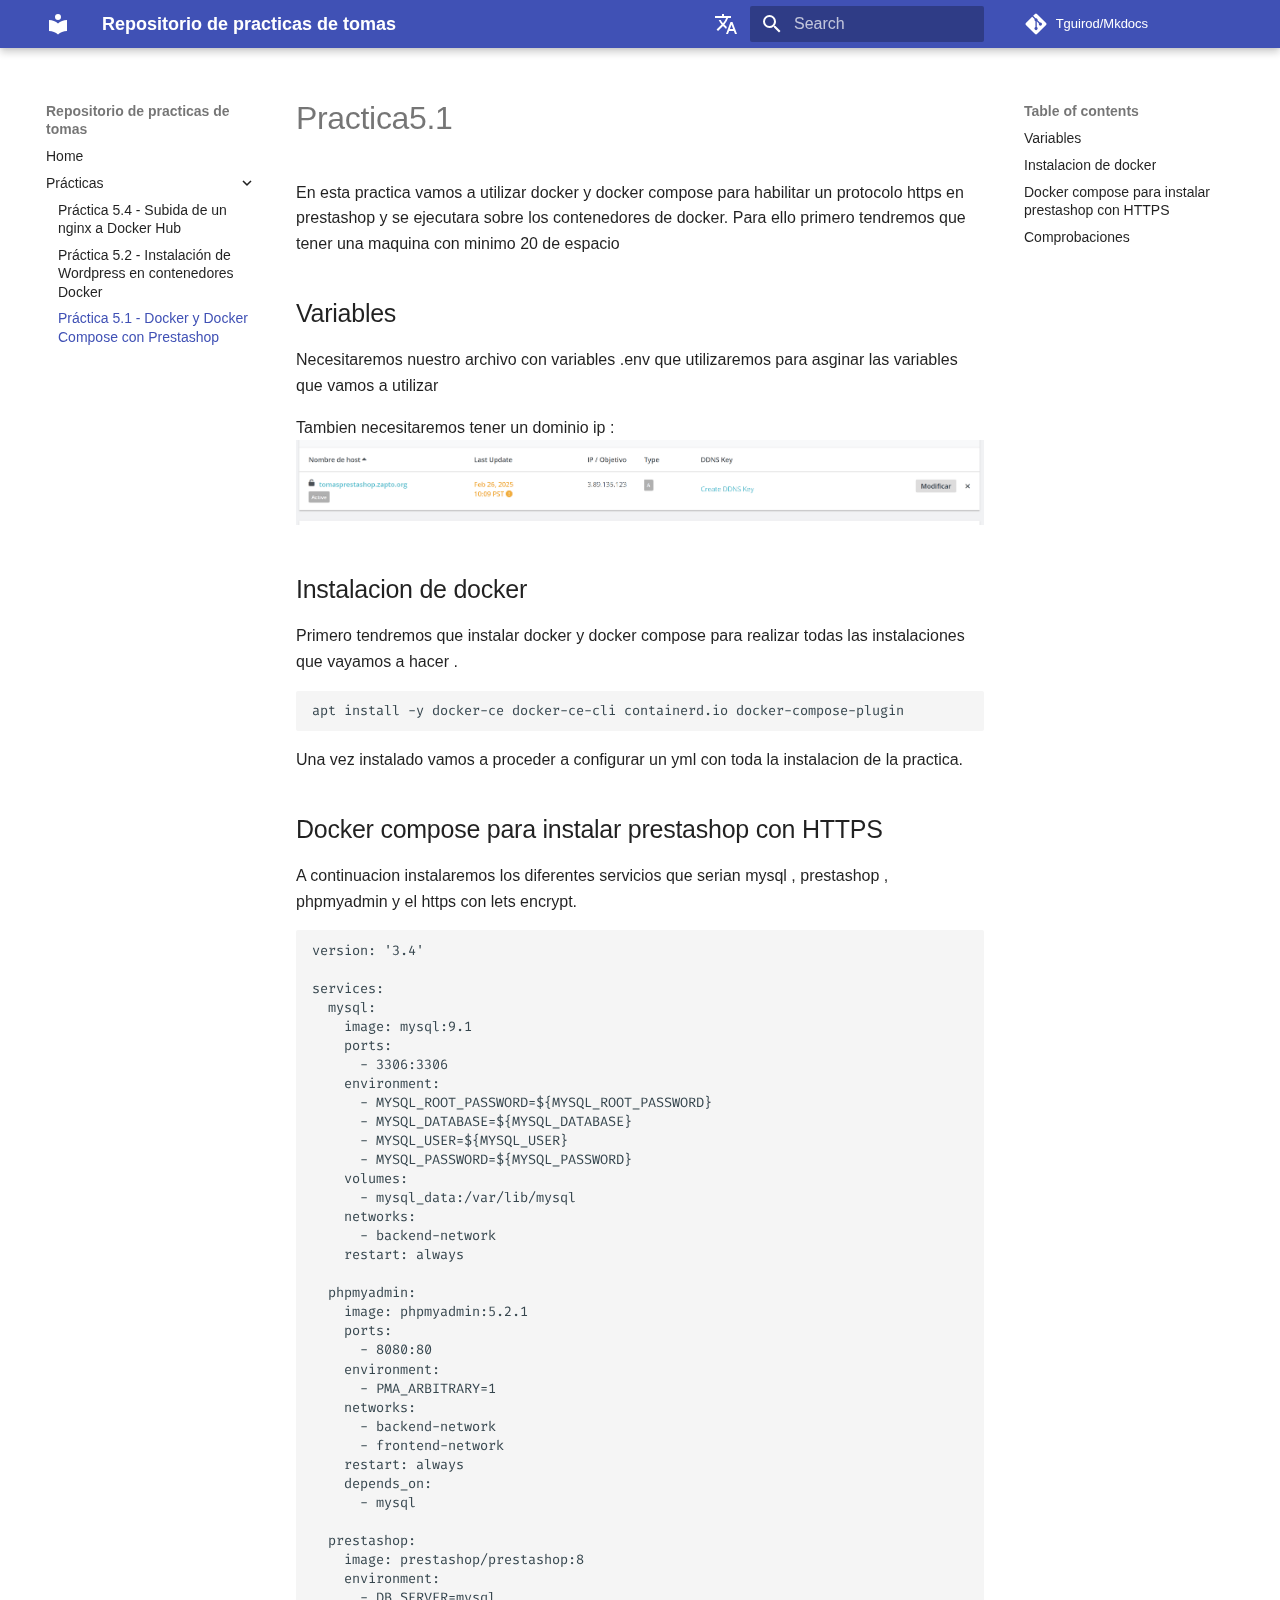
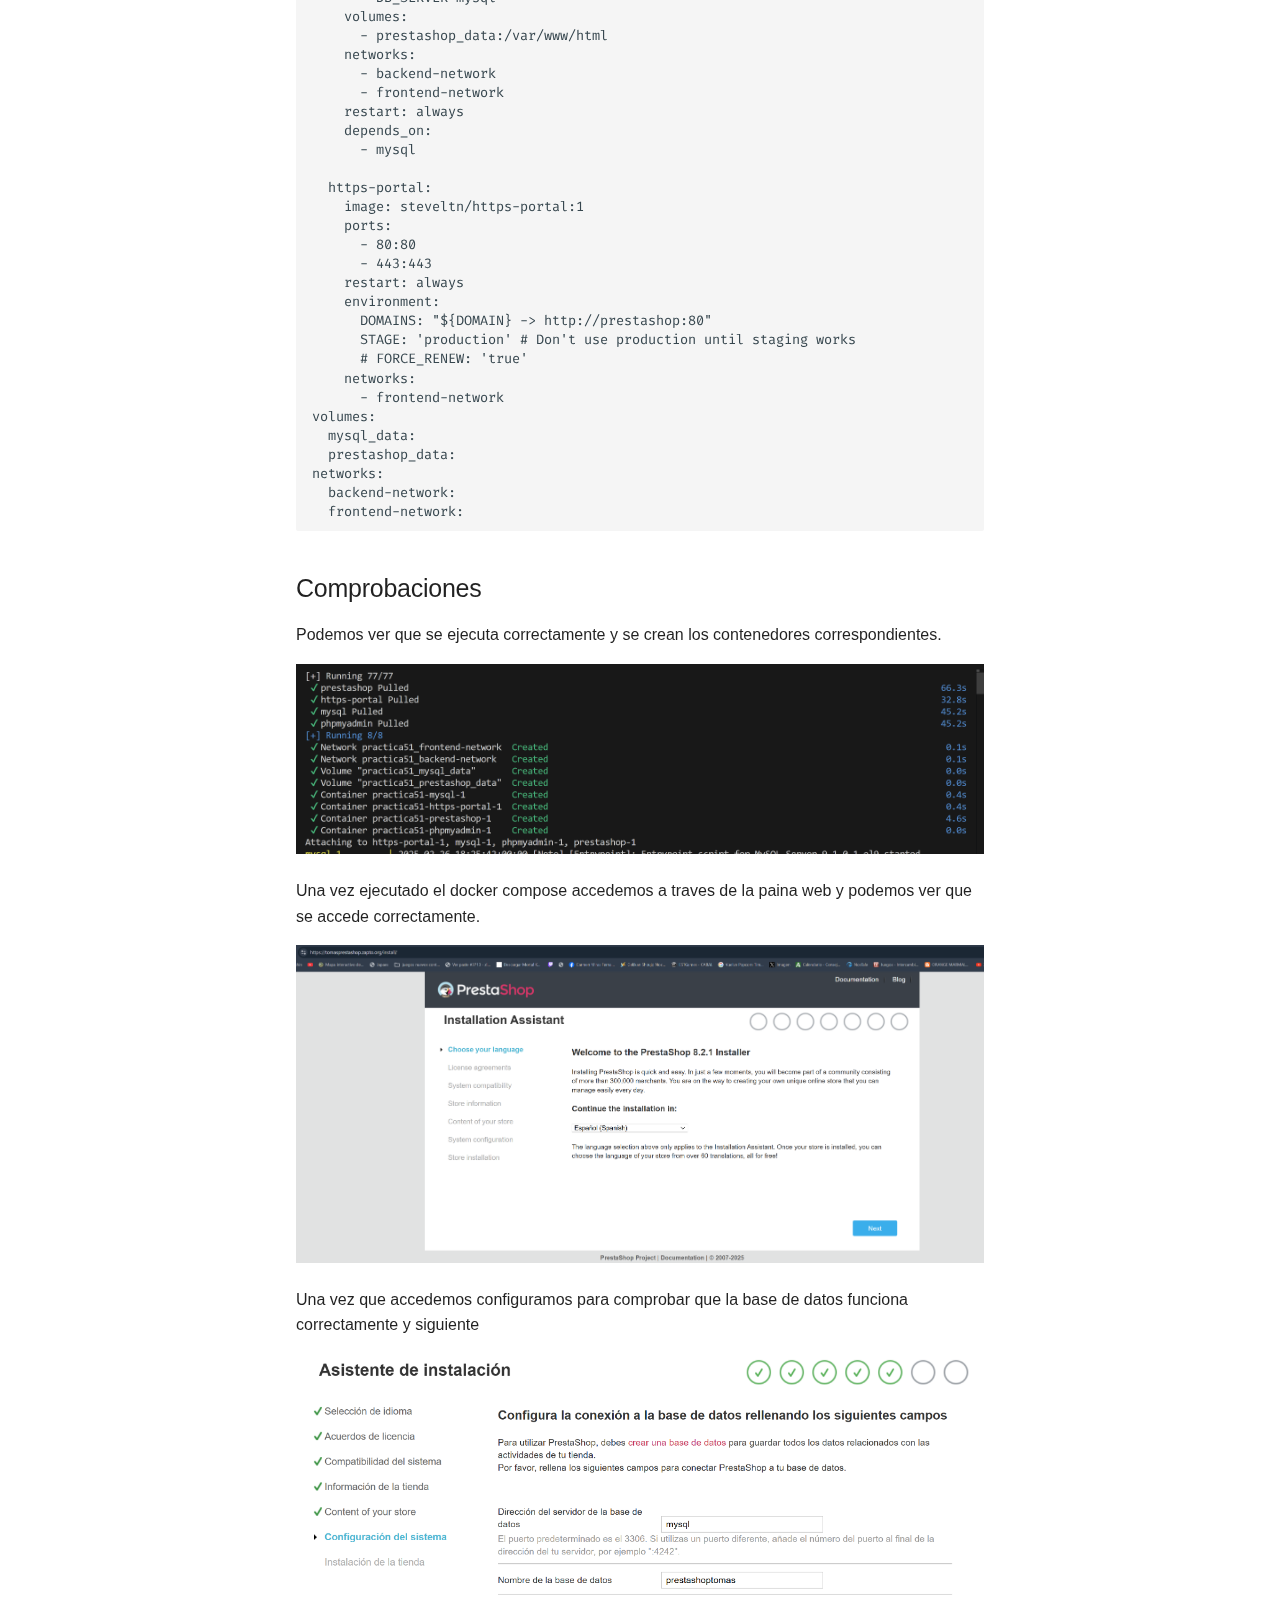
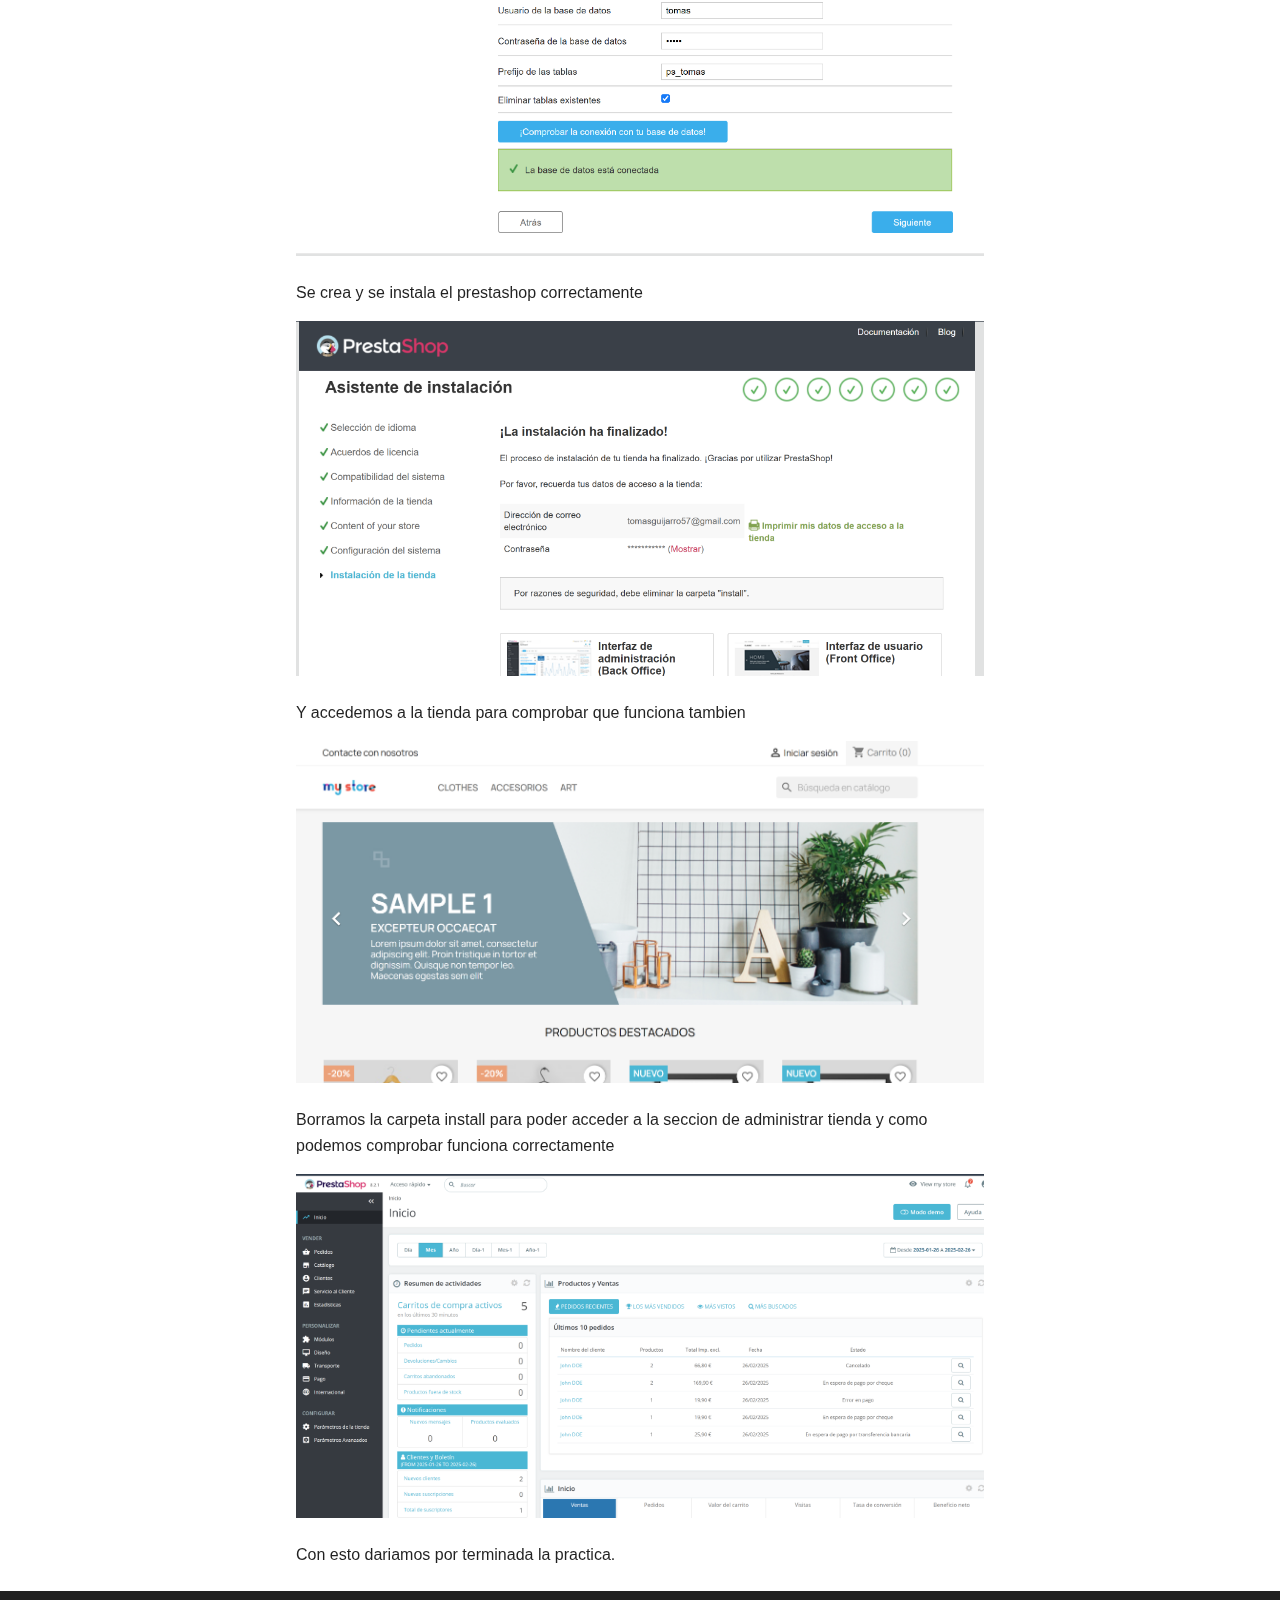
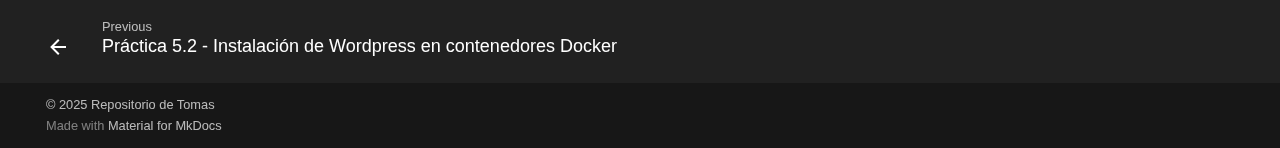
<file: practica3/index.html>
<!doctype html>
<html lang="en" class="no-js">
  <head>
    
      <meta charset="utf-8">
      <meta name="viewport" content="width=device-width,initial-scale=1">
      
      
      
      
        <link rel="prev" href="../practica2/">
      
      
      
      <link rel="icon" href="../assets/favicon.ico">
      <meta name="generator" content="mkdocs-1.6.1, mkdocs-material-9.6.7">
    
    
      
        <title>Práctica 5.1 - Docker y Docker Compose con Prestashop - Repositorio de practicas de tomas</title>
      
    
    
      <link rel="stylesheet" href="../assets/stylesheets/main.8608ea7d.min.css">
      
        
        <link rel="stylesheet" href="../assets/stylesheets/palette.06af60db.min.css">
      
      


    
    
      
    
    
      
        
        
        <link rel="preconnect" href="https://fonts.gstatic.com" crossorigin>
        <link rel="stylesheet" href="https://fonts.googleapis.com/css?family=Calibri:300,300i,400,400i,700,700i%7CFira+code:400,400i,700,700i&display=fallback">
        <style>:root{--md-text-font:"Calibri";--md-code-font:"Fira code"}</style>
      
    
    
    <script>__md_scope=new URL("..",location),__md_hash=e=>[...e].reduce(((e,_)=>(e<<5)-e+_.charCodeAt(0)),0),__md_get=(e,_=localStorage,t=__md_scope)=>JSON.parse(_.getItem(t.pathname+"."+e)),__md_set=(e,_,t=localStorage,a=__md_scope)=>{try{t.setItem(a.pathname+"."+e,JSON.stringify(_))}catch(e){}}</script>
    
      

    
    
    
  </head>
  
  
    
    
    
    
    
    <body dir="ltr" data-md-color-scheme="dark" data-md-color-primary="indigo" data-md-color-accent="red">
  
    
    <input class="md-toggle" data-md-toggle="drawer" type="checkbox" id="__drawer" autocomplete="off">
    <input class="md-toggle" data-md-toggle="search" type="checkbox" id="__search" autocomplete="off">
    <label class="md-overlay" for="__drawer"></label>
    <div data-md-component="skip">
      
        
        <a href="#practica51" class="md-skip">
          Skip to content
        </a>
      
    </div>
    <div data-md-component="announce">
      
    </div>
    
    
      

  

<header class="md-header md-header--shadow" data-md-component="header">
  <nav class="md-header__inner md-grid" aria-label="Header">
    <a href=".." title="Repositorio de practicas de tomas" class="md-header__button md-logo" aria-label="Repositorio de practicas de tomas" data-md-component="logo">
      
  
  <svg xmlns="http://www.w3.org/2000/svg" viewBox="0 0 24 24"><path d="M12 8a3 3 0 0 0 3-3 3 3 0 0 0-3-3 3 3 0 0 0-3 3 3 3 0 0 0 3 3m0 3.54C9.64 9.35 6.5 8 3 8v11c3.5 0 6.64 1.35 9 3.54 2.36-2.19 5.5-3.54 9-3.54V8c-3.5 0-6.64 1.35-9 3.54"/></svg>

    </a>
    <label class="md-header__button md-icon" for="__drawer">
      
      <svg xmlns="http://www.w3.org/2000/svg" viewBox="0 0 24 24"><path d="M3 6h18v2H3zm0 5h18v2H3zm0 5h18v2H3z"/></svg>
    </label>
    <div class="md-header__title" data-md-component="header-title">
      <div class="md-header__ellipsis">
        <div class="md-header__topic">
          <span class="md-ellipsis">
            Repositorio de practicas de tomas
          </span>
        </div>
        <div class="md-header__topic" data-md-component="header-topic">
          <span class="md-ellipsis">
            
              Práctica 5.1 - Docker y Docker Compose con Prestashop
            
          </span>
        </div>
      </div>
    </div>
    
      
    
    
    
      <div class="md-header__option">
  <div class="md-select">
    
    <button class="md-header__button md-icon" aria-label="Select language">
      <svg xmlns="http://www.w3.org/2000/svg" viewBox="0 0 24 24"><path d="m12.87 15.07-2.54-2.51.03-.03A17.5 17.5 0 0 0 14.07 6H17V4h-7V2H8v2H1v2h11.17C11.5 7.92 10.44 9.75 9 11.35 8.07 10.32 7.3 9.19 6.69 8h-2c.73 1.63 1.73 3.17 2.98 4.56l-5.09 5.02L4 19l5-5 3.11 3.11zM18.5 10h-2L12 22h2l1.12-3h4.75L21 22h2zm-2.62 7 1.62-4.33L19.12 17z"/></svg>
    </button>
    <div class="md-select__inner">
      <ul class="md-select__list">
        
          <li class="md-select__item">
            <a href="/" hreflang="es" class="md-select__link">
              Español
            </a>
          </li>
        
      </ul>
    </div>
  </div>
</div>
    
    
      <label class="md-header__button md-icon" for="__search">
        
        <svg xmlns="http://www.w3.org/2000/svg" viewBox="0 0 24 24"><path d="M9.5 3A6.5 6.5 0 0 1 16 9.5c0 1.61-.59 3.09-1.56 4.23l.27.27h.79l5 5-1.5 1.5-5-5v-.79l-.27-.27A6.52 6.52 0 0 1 9.5 16 6.5 6.5 0 0 1 3 9.5 6.5 6.5 0 0 1 9.5 3m0 2C7 5 5 7 5 9.5S7 14 9.5 14 14 12 14 9.5 12 5 9.5 5"/></svg>
      </label>
      <div class="md-search" data-md-component="search" role="dialog">
  <label class="md-search__overlay" for="__search"></label>
  <div class="md-search__inner" role="search">
    <form class="md-search__form" name="search">
      <input type="text" class="md-search__input" name="query" aria-label="Search" placeholder="Search" autocapitalize="off" autocorrect="off" autocomplete="off" spellcheck="false" data-md-component="search-query" required>
      <label class="md-search__icon md-icon" for="__search">
        
        <svg xmlns="http://www.w3.org/2000/svg" viewBox="0 0 24 24"><path d="M9.5 3A6.5 6.5 0 0 1 16 9.5c0 1.61-.59 3.09-1.56 4.23l.27.27h.79l5 5-1.5 1.5-5-5v-.79l-.27-.27A6.52 6.52 0 0 1 9.5 16 6.5 6.5 0 0 1 3 9.5 6.5 6.5 0 0 1 9.5 3m0 2C7 5 5 7 5 9.5S7 14 9.5 14 14 12 14 9.5 12 5 9.5 5"/></svg>
        
        <svg xmlns="http://www.w3.org/2000/svg" viewBox="0 0 24 24"><path d="M20 11v2H8l5.5 5.5-1.42 1.42L4.16 12l7.92-7.92L13.5 5.5 8 11z"/></svg>
      </label>
      <nav class="md-search__options" aria-label="Search">
        
        <button type="reset" class="md-search__icon md-icon" title="Clear" aria-label="Clear" tabindex="-1">
          
          <svg xmlns="http://www.w3.org/2000/svg" viewBox="0 0 24 24"><path d="M19 6.41 17.59 5 12 10.59 6.41 5 5 6.41 10.59 12 5 17.59 6.41 19 12 13.41 17.59 19 19 17.59 13.41 12z"/></svg>
        </button>
      </nav>
      
        <div class="md-search__suggest" data-md-component="search-suggest"></div>
      
    </form>
    <div class="md-search__output">
      <div class="md-search__scrollwrap" tabindex="0" data-md-scrollfix>
        <div class="md-search-result" data-md-component="search-result">
          <div class="md-search-result__meta">
            Initializing search
          </div>
          <ol class="md-search-result__list" role="presentation"></ol>
        </div>
      </div>
    </div>
  </div>
</div>
    
    
      <div class="md-header__source">
        <a href="https://github.com/Tguirod/Mkdocs" title="Go to repository" class="md-source" data-md-component="source">
  <div class="md-source__icon md-icon">
    
    <svg xmlns="http://www.w3.org/2000/svg" viewBox="0 0 448 512"><!--! Font Awesome Free 6.7.2 by @fontawesome - https://fontawesome.com License - https://fontawesome.com/license/free (Icons: CC BY 4.0, Fonts: SIL OFL 1.1, Code: MIT License) Copyright 2024 Fonticons, Inc.--><path d="M439.55 236.05 244 40.45a28.87 28.87 0 0 0-40.81 0l-40.66 40.63 51.52 51.52c27.06-9.14 52.68 16.77 43.39 43.68l49.66 49.66c34.23-11.8 61.18 31 35.47 56.69-26.49 26.49-70.21-2.87-56-37.34L240.22 199v121.85c25.3 12.54 22.26 41.85 9.08 55a34.34 34.34 0 0 1-48.55 0c-17.57-17.6-11.07-46.91 11.25-56v-123c-20.8-8.51-24.6-30.74-18.64-45L142.57 101 8.45 235.14a28.86 28.86 0 0 0 0 40.81l195.61 195.6a28.86 28.86 0 0 0 40.8 0l194.69-194.69a28.86 28.86 0 0 0 0-40.81"/></svg>
  </div>
  <div class="md-source__repository">
    Tguirod/Mkdocs
  </div>
</a>
      </div>
    
  </nav>
  
</header>
    
    <div class="md-container" data-md-component="container">
      
      
        
          
        
      
      <main class="md-main" data-md-component="main">
        <div class="md-main__inner md-grid">
          
            
              
              <div class="md-sidebar md-sidebar--primary" data-md-component="sidebar" data-md-type="navigation" >
                <div class="md-sidebar__scrollwrap">
                  <div class="md-sidebar__inner">
                    



<nav class="md-nav md-nav--primary" aria-label="Navigation" data-md-level="0">
  <label class="md-nav__title" for="__drawer">
    <a href=".." title="Repositorio de practicas de tomas" class="md-nav__button md-logo" aria-label="Repositorio de practicas de tomas" data-md-component="logo">
      
  
  <svg xmlns="http://www.w3.org/2000/svg" viewBox="0 0 24 24"><path d="M12 8a3 3 0 0 0 3-3 3 3 0 0 0-3-3 3 3 0 0 0-3 3 3 3 0 0 0 3 3m0 3.54C9.64 9.35 6.5 8 3 8v11c3.5 0 6.64 1.35 9 3.54 2.36-2.19 5.5-3.54 9-3.54V8c-3.5 0-6.64 1.35-9 3.54"/></svg>

    </a>
    Repositorio de practicas de tomas
  </label>
  
    <div class="md-nav__source">
      <a href="https://github.com/Tguirod/Mkdocs" title="Go to repository" class="md-source" data-md-component="source">
  <div class="md-source__icon md-icon">
    
    <svg xmlns="http://www.w3.org/2000/svg" viewBox="0 0 448 512"><!--! Font Awesome Free 6.7.2 by @fontawesome - https://fontawesome.com License - https://fontawesome.com/license/free (Icons: CC BY 4.0, Fonts: SIL OFL 1.1, Code: MIT License) Copyright 2024 Fonticons, Inc.--><path d="M439.55 236.05 244 40.45a28.87 28.87 0 0 0-40.81 0l-40.66 40.63 51.52 51.52c27.06-9.14 52.68 16.77 43.39 43.68l49.66 49.66c34.23-11.8 61.18 31 35.47 56.69-26.49 26.49-70.21-2.87-56-37.34L240.22 199v121.85c25.3 12.54 22.26 41.85 9.08 55a34.34 34.34 0 0 1-48.55 0c-17.57-17.6-11.07-46.91 11.25-56v-123c-20.8-8.51-24.6-30.74-18.64-45L142.57 101 8.45 235.14a28.86 28.86 0 0 0 0 40.81l195.61 195.6a28.86 28.86 0 0 0 40.8 0l194.69-194.69a28.86 28.86 0 0 0 0-40.81"/></svg>
  </div>
  <div class="md-source__repository">
    Tguirod/Mkdocs
  </div>
</a>
    </div>
  
  <ul class="md-nav__list" data-md-scrollfix>
    
      
      
  
  
  
  
    <li class="md-nav__item">
      <a href=".." class="md-nav__link">
        
  
  <span class="md-ellipsis">
    Home
    
  </span>
  

      </a>
    </li>
  

    
      
      
  
  
    
  
  
  
    
    
    
    
    <li class="md-nav__item md-nav__item--active md-nav__item--nested">
      
        
        
        <input class="md-nav__toggle md-toggle " type="checkbox" id="__nav_2" checked>
        
          
          <label class="md-nav__link" for="__nav_2" id="__nav_2_label" tabindex="0">
            
  
  <span class="md-ellipsis">
    Prácticas
    
  </span>
  

            <span class="md-nav__icon md-icon"></span>
          </label>
        
        <nav class="md-nav" data-md-level="1" aria-labelledby="__nav_2_label" aria-expanded="true">
          <label class="md-nav__title" for="__nav_2">
            <span class="md-nav__icon md-icon"></span>
            Prácticas
          </label>
          <ul class="md-nav__list" data-md-scrollfix>
            
              
                
  
  
  
  
    <li class="md-nav__item">
      <a href="../practica1/" class="md-nav__link">
        
  
  <span class="md-ellipsis">
    Práctica 5.4 - Subida de un nginx a Docker Hub
    
  </span>
  

      </a>
    </li>
  

              
            
              
                
  
  
  
  
    <li class="md-nav__item">
      <a href="../practica2/" class="md-nav__link">
        
  
  <span class="md-ellipsis">
    Práctica 5.2 - Instalación de Wordpress en contenedores Docker
    
  </span>
  

      </a>
    </li>
  

              
            
              
                
  
  
    
  
  
  
    <li class="md-nav__item md-nav__item--active">
      
      <input class="md-nav__toggle md-toggle" type="checkbox" id="__toc">
      
      
        
      
      
        <label class="md-nav__link md-nav__link--active" for="__toc">
          
  
  <span class="md-ellipsis">
    Práctica 5.1 - Docker y Docker Compose con Prestashop
    
  </span>
  

          <span class="md-nav__icon md-icon"></span>
        </label>
      
      <a href="./" class="md-nav__link md-nav__link--active">
        
  
  <span class="md-ellipsis">
    Práctica 5.1 - Docker y Docker Compose con Prestashop
    
  </span>
  

      </a>
      
        

<nav class="md-nav md-nav--secondary" aria-label="Table of contents">
  
  
  
    
  
  
    <label class="md-nav__title" for="__toc">
      <span class="md-nav__icon md-icon"></span>
      Table of contents
    </label>
    <ul class="md-nav__list" data-md-component="toc" data-md-scrollfix>
      
        <li class="md-nav__item">
  <a href="#variables" class="md-nav__link">
    <span class="md-ellipsis">
      Variables
    </span>
  </a>
  
</li>
      
        <li class="md-nav__item">
  <a href="#instalacion-de-docker" class="md-nav__link">
    <span class="md-ellipsis">
      Instalacion de docker
    </span>
  </a>
  
</li>
      
        <li class="md-nav__item">
  <a href="#docker-compose-para-instalar-prestashop-con-https" class="md-nav__link">
    <span class="md-ellipsis">
      Docker compose para instalar prestashop con HTTPS
    </span>
  </a>
  
</li>
      
        <li class="md-nav__item">
  <a href="#comprobaciones" class="md-nav__link">
    <span class="md-ellipsis">
      Comprobaciones
    </span>
  </a>
  
</li>
      
    </ul>
  
</nav>
      
    </li>
  

              
            
          </ul>
        </nav>
      
    </li>
  

    
  </ul>
</nav>
                  </div>
                </div>
              </div>
            
            
              
              <div class="md-sidebar md-sidebar--secondary" data-md-component="sidebar" data-md-type="toc" >
                <div class="md-sidebar__scrollwrap">
                  <div class="md-sidebar__inner">
                    

<nav class="md-nav md-nav--secondary" aria-label="Table of contents">
  
  
  
    
  
  
    <label class="md-nav__title" for="__toc">
      <span class="md-nav__icon md-icon"></span>
      Table of contents
    </label>
    <ul class="md-nav__list" data-md-component="toc" data-md-scrollfix>
      
        <li class="md-nav__item">
  <a href="#variables" class="md-nav__link">
    <span class="md-ellipsis">
      Variables
    </span>
  </a>
  
</li>
      
        <li class="md-nav__item">
  <a href="#instalacion-de-docker" class="md-nav__link">
    <span class="md-ellipsis">
      Instalacion de docker
    </span>
  </a>
  
</li>
      
        <li class="md-nav__item">
  <a href="#docker-compose-para-instalar-prestashop-con-https" class="md-nav__link">
    <span class="md-ellipsis">
      Docker compose para instalar prestashop con HTTPS
    </span>
  </a>
  
</li>
      
        <li class="md-nav__item">
  <a href="#comprobaciones" class="md-nav__link">
    <span class="md-ellipsis">
      Comprobaciones
    </span>
  </a>
  
</li>
      
    </ul>
  
</nav>
                  </div>
                </div>
              </div>
            
          
          
            <div class="md-content" data-md-component="content">
              <article class="md-content__inner md-typeset">
                
                  


  
  


<h1 id="practica51">Practica5.1</h1>
<p>En esta practica vamos a utilizar docker y docker compose para habilitar un protocolo https en prestashop y se ejecutara sobre los contenedores de docker.
Para ello primero tendremos que tener una maquina con minimo 20 de espacio</p>
<h2 id="variables">Variables</h2>
<p>Necesitaremos nuestro archivo con variables .env que utilizaremos para asginar las variables que vamos a utilizar</p>
<p>Tambien necesitaremos tener un dominio ip :
<img alt="" src="../imagenes/practica5.1/1.png" /></p>
<h2 id="instalacion-de-docker">Instalacion de docker</h2>
<p>Primero tendremos que instalar docker y docker compose para realizar todas las instalaciones que vayamos a hacer .</p>
<pre><code class="language-bash">apt install -y docker-ce docker-ce-cli containerd.io docker-compose-plugin
</code></pre>
<p>Una vez instalado vamos a proceder a configurar un yml con toda la instalacion de la practica.</p>
<h2 id="docker-compose-para-instalar-prestashop-con-https">Docker compose para instalar prestashop con HTTPS</h2>
<p>A continuacion instalaremos los diferentes servicios que serian mysql , prestashop , phpmyadmin y el https con lets encrypt.</p>
<pre><code class="language-YML">version: '3.4'

services:
  mysql:
    image: mysql:9.1
    ports: 
      - 3306:3306
    environment: 
      - MYSQL_ROOT_PASSWORD=${MYSQL_ROOT_PASSWORD}
      - MYSQL_DATABASE=${MYSQL_DATABASE}
      - MYSQL_USER=${MYSQL_USER}
      - MYSQL_PASSWORD=${MYSQL_PASSWORD}
    volumes: 
      - mysql_data:/var/lib/mysql
    networks: 
      - backend-network
    restart: always

  phpmyadmin:
    image: phpmyadmin:5.2.1
    ports:
      - 8080:80
    environment: 
      - PMA_ARBITRARY=1
    networks: 
      - backend-network
      - frontend-network
    restart: always
    depends_on: 
      - mysql

  prestashop:
    image: prestashop/prestashop:8
    environment: 
      - DB_SERVER=mysql
    volumes:
      - prestashop_data:/var/www/html
    networks: 
      - backend-network
      - frontend-network
    restart: always
    depends_on: 
      - mysql

  https-portal:
    image: steveltn/https-portal:1
    ports:
      - 80:80
      - 443:443
    restart: always
    environment:
      DOMAINS: &quot;${DOMAIN} -&gt; http://prestashop:80&quot;
      STAGE: 'production' # Don't use production until staging works
      # FORCE_RENEW: 'true'
    networks:
      - frontend-network
volumes:
  mysql_data:
  prestashop_data:
networks: 
  backend-network:
  frontend-network:
</code></pre>
<h2 id="comprobaciones">Comprobaciones</h2>
<p>Podemos ver que se ejecuta correctamente y se crean los contenedores correspondientes.</p>
<p><img alt="" src="../imagenes/practica5.1/3.png" /></p>
<p>Una vez ejecutado el docker compose accedemos a traves de la paina web y podemos ver que se accede correctamente.</p>
<p><img alt="" src="../imagenes/practica5.1/2.png" /></p>
<p>Una vez que accedemos configuramos para comprobar que la base de datos funciona correctamente y siguiente</p>
<p><img alt="" src="../imagenes/practica5.1/5.png" /></p>
<p>Se crea y se instala el prestashop correctamente</p>
<p><img alt="" src="../imagenes/practica5.1/6.png" /></p>
<p>Y accedemos a la tienda para comprobar que funciona tambien</p>
<p><img alt="" src="../imagenes/practica5.1/7.png" /></p>
<p>Borramos la carpeta install para poder acceder a la seccion de administrar tienda y como podemos comprobar funciona correctamente</p>
<p><img alt="" src="../imagenes/practica5.1/8.png" /></p>
<p>Con esto dariamos por terminada la practica.</p>












                
              </article>
            </div>
          
          
<script>var target=document.getElementById(location.hash.slice(1));target&&target.name&&(target.checked=target.name.startsWith("__tabbed_"))</script>
        </div>
        
      </main>
      
        <footer class="md-footer">
  
    
      
      <nav class="md-footer__inner md-grid" aria-label="Footer" >
        
          
          <a href="../practica2/" class="md-footer__link md-footer__link--prev" aria-label="Previous: Práctica 5.2 - Instalación de Wordpress en contenedores Docker">
            <div class="md-footer__button md-icon">
              
              <svg xmlns="http://www.w3.org/2000/svg" viewBox="0 0 24 24"><path d="M20 11v2H8l5.5 5.5-1.42 1.42L4.16 12l7.92-7.92L13.5 5.5 8 11z"/></svg>
            </div>
            <div class="md-footer__title">
              <span class="md-footer__direction">
                Previous
              </span>
              <div class="md-ellipsis">
                Práctica 5.2 - Instalación de Wordpress en contenedores Docker
              </div>
            </div>
          </a>
        
        
      </nav>
    
  
  <div class="md-footer-meta md-typeset">
    <div class="md-footer-meta__inner md-grid">
      <div class="md-copyright">
  
    <div class="md-copyright__highlight">
      &copy; 2025 Repositorio de Tomas
    </div>
  
  
    Made with
    <a href="https://squidfunk.github.io/mkdocs-material/" target="_blank" rel="noopener">
      Material for MkDocs
    </a>
  
</div>
      
    </div>
  </div>
</footer>
      
    </div>
    <div class="md-dialog" data-md-component="dialog">
      <div class="md-dialog__inner md-typeset"></div>
    </div>
    
    
    <script id="__config" type="application/json">{"base": "..", "features": ["navigation.instant", "navigation.tracking", "navigation.expand", "search.highlight", "search.suggest", "version", "navigation.footer"], "search": "../assets/javascripts/workers/search.f8cc74c7.min.js", "translations": {"clipboard.copied": "Copied to clipboard", "clipboard.copy": "Copy to clipboard", "search.result.more.one": "1 more on this page", "search.result.more.other": "# more on this page", "search.result.none": "No matching documents", "search.result.one": "1 matching document", "search.result.other": "# matching documents", "search.result.placeholder": "Type to start searching", "search.result.term.missing": "Missing", "select.version": "Select version"}}</script>
    
    
      <script src="../assets/javascripts/bundle.c8b220af.min.js"></script>
      
    
  </body>
</html>
</file>
<file: assets/stylesheets/main.8608ea7d.min.css>
@charset "UTF-8";html{-webkit-text-size-adjust:none;-moz-text-size-adjust:none;text-size-adjust:none;box-sizing:border-box}*,:after,:before{box-sizing:inherit}@media (prefers-reduced-motion){*,:after,:before{transition:none!important}}body{margin:0}a,button,input,label{-webkit-tap-highlight-color:transparent}a{color:inherit;text-decoration:none}hr{border:0;box-sizing:initial;display:block;height:.05rem;overflow:visible;padding:0}small{font-size:80%}sub,sup{line-height:1em}img{border-style:none}table{border-collapse:initial;border-spacing:0}td,th{font-weight:400;vertical-align:top}button{background:#0000;border:0;font-family:inherit;font-size:inherit;margin:0;padding:0}input{border:0;outline:none}:root{--md-primary-fg-color:#4051b5;--md-primary-fg-color--light:#5d6cc0;--md-primary-fg-color--dark:#303fa1;--md-primary-bg-color:#fff;--md-primary-bg-color--light:#ffffffb3;--md-accent-fg-color:#526cfe;--md-accent-fg-color--transparent:#526cfe1a;--md-accent-bg-color:#fff;--md-accent-bg-color--light:#ffffffb3}[data-md-color-scheme=default]{color-scheme:light}[data-md-color-scheme=default] img[src$="#gh-dark-mode-only"],[data-md-color-scheme=default] img[src$="#only-dark"]{display:none}:root,[data-md-color-scheme=default]{--md-hue:225deg;--md-default-fg-color:#000000de;--md-default-fg-color--light:#0000008a;--md-default-fg-color--lighter:#00000052;--md-default-fg-color--lightest:#00000012;--md-default-bg-color:#fff;--md-default-bg-color--light:#ffffffb3;--md-default-bg-color--lighter:#ffffff4d;--md-default-bg-color--lightest:#ffffff1f;--md-code-fg-color:#36464e;--md-code-bg-color:#f5f5f5;--md-code-hl-color:#4287ff;--md-code-hl-color--light:#4287ff1a;--md-code-hl-number-color:#d52a2a;--md-code-hl-special-color:#db1457;--md-code-hl-function-color:#a846b9;--md-code-hl-constant-color:#6e59d9;--md-code-hl-keyword-color:#3f6ec6;--md-code-hl-string-color:#1c7d4d;--md-code-hl-name-color:var(--md-code-fg-color);--md-code-hl-operator-color:var(--md-default-fg-color--light);--md-code-hl-punctuation-color:var(--md-default-fg-color--light);--md-code-hl-comment-color:var(--md-default-fg-color--light);--md-code-hl-generic-color:var(--md-default-fg-color--light);--md-code-hl-variable-color:var(--md-default-fg-color--light);--md-typeset-color:var(--md-default-fg-color);--md-typeset-a-color:var(--md-primary-fg-color);--md-typeset-del-color:#f5503d26;--md-typeset-ins-color:#0bd57026;--md-typeset-kbd-color:#fafafa;--md-typeset-kbd-accent-color:#fff;--md-typeset-kbd-border-color:#b8b8b8;--md-typeset-mark-color:#ffff0080;--md-typeset-table-color:#0000001f;--md-typeset-table-color--light:rgba(0,0,0,.035);--md-admonition-fg-color:var(--md-default-fg-color);--md-admonition-bg-color:var(--md-default-bg-color);--md-warning-fg-color:#000000de;--md-warning-bg-color:#ff9;--md-footer-fg-color:#fff;--md-footer-fg-color--light:#ffffffb3;--md-footer-fg-color--lighter:#ffffff73;--md-footer-bg-color:#000000de;--md-footer-bg-color--dark:#00000052;--md-shadow-z1:0 0.2rem 0.5rem #0000000d,0 0 0.05rem #0000001a;--md-shadow-z2:0 0.2rem 0.5rem #0000001a,0 0 0.05rem #00000040;--md-shadow-z3:0 0.2rem 0.5rem #0003,0 0 0.05rem #00000059}.md-icon svg{fill:currentcolor;display:block;height:1.2rem;width:1.2rem}body{-webkit-font-smoothing:antialiased;-moz-osx-font-smoothing:grayscale;--md-text-font-family:var(--md-text-font,_),-apple-system,BlinkMacSystemFont,Helvetica,Arial,sans-serif;--md-code-font-family:var(--md-code-font,_),SFMono-Regular,Consolas,Menlo,monospace}aside,body,input{font-feature-settings:"kern","liga";color:var(--md-typeset-color);font-family:var(--md-text-font-family)}code,kbd,pre{font-feature-settings:"kern";font-family:var(--md-code-font-family)}:root{--md-typeset-table-sort-icon:url('data:image/svg+xml;charset=utf-8,<svg xmlns="http://www.w3.org/2000/svg" viewBox="0 0 24 24"><path d="m18 21-4-4h3V7h-3l4-4 4 4h-3v10h3M2 19v-2h10v2M2 13v-2h7v2M2 7V5h4v2z"/></svg>');--md-typeset-table-sort-icon--asc:url('data:image/svg+xml;charset=utf-8,<svg xmlns="http://www.w3.org/2000/svg" viewBox="0 0 24 24"><path d="M19 17h3l-4 4-4-4h3V3h2M2 17h10v2H2M6 5v2H2V5m0 6h7v2H2z"/></svg>');--md-typeset-table-sort-icon--desc:url('data:image/svg+xml;charset=utf-8,<svg xmlns="http://www.w3.org/2000/svg" viewBox="0 0 24 24"><path d="M19 7h3l-4-4-4 4h3v14h2M2 17h10v2H2M6 5v2H2V5m0 6h7v2H2z"/></svg>')}.md-typeset{-webkit-print-color-adjust:exact;color-adjust:exact;font-size:.8rem;line-height:1.6;overflow-wrap:break-word}@media print{.md-typeset{font-size:.68rem}}.md-typeset blockquote,.md-typeset dl,.md-typeset figure,.md-typeset ol,.md-typeset pre,.md-typeset ul{margin-bottom:1em;margin-top:1em}.md-typeset h1{color:var(--md-default-fg-color--light);font-size:2em;line-height:1.3;margin:0 0 1.25em}.md-typeset h1,.md-typeset h2{font-weight:300;letter-spacing:-.01em}.md-typeset h2{font-size:1.5625em;line-height:1.4;margin:1.6em 0 .64em}.md-typeset h3{font-size:1.25em;font-weight:400;letter-spacing:-.01em;line-height:1.5;margin:1.6em 0 .8em}.md-typeset h2+h3{margin-top:.8em}.md-typeset h4{font-weight:700;letter-spacing:-.01em;margin:1em 0}.md-typeset h5,.md-typeset h6{color:var(--md-default-fg-color--light);font-size:.8em;font-weight:700;letter-spacing:-.01em;margin:1.25em 0}.md-typeset h5{text-transform:uppercase}.md-typeset h5 code{text-transform:none}.md-typeset hr{border-bottom:.05rem solid var(--md-default-fg-color--lightest);display:flow-root;margin:1.5em 0}.md-typeset a{color:var(--md-typeset-a-color);word-break:break-word}.md-typeset a,.md-typeset a:before{transition:color 125ms}.md-typeset a:focus,.md-typeset a:hover{color:var(--md-accent-fg-color)}.md-typeset a:focus code,.md-typeset a:hover code{background-color:var(--md-accent-fg-color--transparent)}.md-typeset a code{color:currentcolor;transition:background-color 125ms}.md-typeset a.focus-visible{outline-color:var(--md-accent-fg-color);outline-offset:.2rem}.md-typeset code,.md-typeset kbd,.md-typeset pre{color:var(--md-code-fg-color);direction:ltr;font-variant-ligatures:none}@media print{.md-typeset code,.md-typeset kbd,.md-typeset pre{white-space:pre-wrap}}.md-typeset code{background-color:var(--md-code-bg-color);border-radius:.1rem;-webkit-box-decoration-break:clone;box-decoration-break:clone;font-size:.85em;padding:0 .2941176471em;word-break:break-word}.md-typeset code:not(.focus-visible){-webkit-tap-highlight-color:transparent;outline:none}.md-typeset pre{display:flow-root;line-height:1.4;position:relative}.md-typeset pre>code{-webkit-box-decoration-break:slice;box-decoration-break:slice;box-shadow:none;display:block;margin:0;outline-color:var(--md-accent-fg-color);overflow:auto;padding:.7720588235em 1.1764705882em;scrollbar-color:var(--md-default-fg-color--lighter) #0000;scrollbar-width:thin;touch-action:auto;word-break:normal}.md-typeset pre>code:hover{scrollbar-color:var(--md-accent-fg-color) #0000}.md-typeset pre>code::-webkit-scrollbar{height:.2rem;width:.2rem}.md-typeset pre>code::-webkit-scrollbar-thumb{background-color:var(--md-default-fg-color--lighter)}.md-typeset pre>code::-webkit-scrollbar-thumb:hover{background-color:var(--md-accent-fg-color)}.md-typeset kbd{background-color:var(--md-typeset-kbd-color);border-radius:.1rem;box-shadow:0 .1rem 0 .05rem var(--md-typeset-kbd-border-color),0 .1rem 0 var(--md-typeset-kbd-border-color),0 -.1rem .2rem var(--md-typeset-kbd-accent-color) inset;color:var(--md-default-fg-color);display:inline-block;font-size:.75em;padding:0 .6666666667em;vertical-align:text-top;word-break:break-word}.md-typeset mark{background-color:var(--md-typeset-mark-color);-webkit-box-decoration-break:clone;box-decoration-break:clone;color:inherit;word-break:break-word}.md-typeset abbr{border-bottom:.05rem dotted var(--md-default-fg-color--light);cursor:help;text-decoration:none}.md-typeset small{opacity:.75}[dir=ltr] .md-typeset sub,[dir=ltr] .md-typeset sup{margin-left:.078125em}[dir=rtl] .md-typeset sub,[dir=rtl] .md-typeset sup{margin-right:.078125em}[dir=ltr] .md-typeset blockquote{padding-left:.6rem}[dir=rtl] .md-typeset blockquote{padding-right:.6rem}[dir=ltr] .md-typeset blockquote{border-left:.2rem solid var(--md-default-fg-color--lighter)}[dir=rtl] .md-typeset blockquote{border-right:.2rem solid var(--md-default-fg-color--lighter)}.md-typeset blockquote{color:var(--md-default-fg-color--light);margin-left:0;margin-right:0}.md-typeset ul{list-style-type:disc}.md-typeset ul[type]{list-style-type:revert-layer}[dir=ltr] .md-typeset ol,[dir=ltr] .md-typeset ul{margin-left:.625em}[dir=rtl] .md-typeset ol,[dir=rtl] .md-typeset ul{margin-right:.625em}.md-typeset ol,.md-typeset ul{padding:0}.md-typeset ol:not([hidden]),.md-typeset ul:not([hidden]){display:flow-root}.md-typeset ol ol,.md-typeset ul ol{list-style-type:lower-alpha}.md-typeset ol ol ol,.md-typeset ul ol ol{list-style-type:lower-roman}.md-typeset ol ol ol ol,.md-typeset ul ol ol ol{list-style-type:upper-alpha}.md-typeset ol ol ol ol ol,.md-typeset ul ol ol ol ol{list-style-type:upper-roman}.md-typeset ol[type],.md-typeset ul[type]{list-style-type:revert-layer}[dir=ltr] .md-typeset ol li,[dir=ltr] .md-typeset ul li{margin-left:1.25em}[dir=rtl] .md-typeset ol li,[dir=rtl] .md-typeset ul li{margin-right:1.25em}.md-typeset ol li,.md-typeset ul li{margin-bottom:.5em}.md-typeset ol li blockquote,.md-typeset ol li p,.md-typeset ul li blockquote,.md-typeset ul li p{margin:.5em 0}.md-typeset ol li:last-child,.md-typeset ul li:last-child{margin-bottom:0}[dir=ltr] .md-typeset ol li ol,[dir=ltr] .md-typeset ol li ul,[dir=ltr] .md-typeset ul li ol,[dir=ltr] .md-typeset ul li ul{margin-left:.625em}[dir=rtl] .md-typeset ol li ol,[dir=rtl] .md-typeset ol li ul,[dir=rtl] .md-typeset ul li ol,[dir=rtl] .md-typeset ul li ul{margin-right:.625em}.md-typeset ol li ol,.md-typeset ol li ul,.md-typeset ul li ol,.md-typeset ul li ul{margin-bottom:.5em;margin-top:.5em}[dir=ltr] .md-typeset dd{margin-left:1.875em}[dir=rtl] .md-typeset dd{margin-right:1.875em}.md-typeset dd{margin-bottom:1.5em;margin-top:1em}.md-typeset img,.md-typeset svg,.md-typeset video{height:auto;max-width:100%}.md-typeset img[align=left]{margin:1em 1em 1em 0}.md-typeset img[align=right]{margin:1em 0 1em 1em}.md-typeset img[align]:only-child{margin-top:0}.md-typeset figure{display:flow-root;margin:1em auto;max-width:100%;text-align:center;width:-moz-fit-content;width:fit-content}.md-typeset figure img{display:block;margin:0 auto}.md-typeset figcaption{font-style:italic;margin:1em auto;max-width:24rem}.md-typeset iframe{max-width:100%}.md-typeset table:not([class]){background-color:var(--md-default-bg-color);border:.05rem solid var(--md-typeset-table-color);border-radius:.1rem;display:inline-block;font-size:.64rem;max-width:100%;overflow:auto;touch-action:auto}@media print{.md-typeset table:not([class]){display:table}}.md-typeset table:not([class])+*{margin-top:1.5em}.md-typeset table:not([class]) td>:first-child,.md-typeset table:not([class]) th>:first-child{margin-top:0}.md-typeset table:not([class]) td>:last-child,.md-typeset table:not([class]) th>:last-child{margin-bottom:0}.md-typeset table:not([class]) td:not([align]),.md-typeset table:not([class]) th:not([align]){text-align:left}[dir=rtl] .md-typeset table:not([class]) td:not([align]),[dir=rtl] .md-typeset table:not([class]) th:not([align]){text-align:right}.md-typeset table:not([class]) th{font-weight:700;min-width:5rem;padding:.9375em 1.25em;vertical-align:top}.md-typeset table:not([class]) td{border-top:.05rem solid var(--md-typeset-table-color);padding:.9375em 1.25em;vertical-align:top}.md-typeset table:not([class]) tbody tr{transition:background-color 125ms}.md-typeset table:not([class]) tbody tr:hover{background-color:var(--md-typeset-table-color--light);box-shadow:0 .05rem 0 var(--md-default-bg-color) inset}.md-typeset table:not([class]) a{word-break:normal}.md-typeset table th[role=columnheader]{cursor:pointer}[dir=ltr] .md-typeset table th[role=columnheader]:after{margin-left:.5em}[dir=rtl] .md-typeset table th[role=columnheader]:after{margin-right:.5em}.md-typeset table th[role=columnheader]:after{content:"";display:inline-block;height:1.2em;-webkit-mask-image:var(--md-typeset-table-sort-icon);mask-image:var(--md-typeset-table-sort-icon);-webkit-mask-repeat:no-repeat;mask-repeat:no-repeat;-webkit-mask-size:contain;mask-size:contain;transition:background-color 125ms;vertical-align:text-bottom;width:1.2em}.md-typeset table th[role=columnheader]:hover:after{background-color:var(--md-default-fg-color--lighter)}.md-typeset table th[role=columnheader][aria-sort=ascending]:after{background-color:var(--md-default-fg-color--light);-webkit-mask-image:var(--md-typeset-table-sort-icon--asc);mask-image:var(--md-typeset-table-sort-icon--asc)}.md-typeset table th[role=columnheader][aria-sort=descending]:after{background-color:var(--md-default-fg-color--light);-webkit-mask-image:var(--md-typeset-table-sort-icon--desc);mask-image:var(--md-typeset-table-sort-icon--desc)}.md-typeset__scrollwrap{margin:1em -.8rem;overflow-x:auto;touch-action:auto}.md-typeset__table{display:inline-block;margin-bottom:.5em;padding:0 .8rem}@media print{.md-typeset__table{display:block}}html .md-typeset__table table{display:table;margin:0;overflow:hidden;width:100%}@media screen and (max-width:44.984375em){.md-content__inner>pre{margin:1em -.8rem}.md-content__inner>pre code{border-radius:0}}.md-typeset .md-author{border-radius:100%;display:block;flex-shrink:0;height:1.6rem;overflow:hidden;position:relative;transition:color 125ms,transform 125ms;width:1.6rem}.md-typeset .md-author img{display:block}.md-typeset .md-author--more{background:var(--md-default-fg-color--lightest);color:var(--md-default-fg-color--lighter);font-size:.6rem;font-weight:700;line-height:1.6rem;text-align:center}.md-typeset .md-author--long{height:2.4rem;width:2.4rem}.md-typeset a.md-author{transform:scale(1)}.md-typeset a.md-author img{border-radius:100%;filter:grayscale(100%) opacity(75%);transition:filter 125ms}.md-typeset a.md-author:focus,.md-typeset a.md-author:hover{transform:scale(1.1);z-index:1}.md-typeset a.md-author:focus img,.md-typeset a.md-author:hover img{filter:grayscale(0)}.md-banner{background-color:var(--md-footer-bg-color);color:var(--md-footer-fg-color);overflow:auto}@media print{.md-banner{display:none}}.md-banner--warning{background-color:var(--md-warning-bg-color);color:var(--md-warning-fg-color)}.md-banner__inner{font-size:.7rem;margin:.6rem auto;padding:0 .8rem}[dir=ltr] .md-banner__button{float:right}[dir=rtl] .md-banner__button{float:left}.md-banner__button{color:inherit;cursor:pointer;transition:opacity .25s}.no-js .md-banner__button{display:none}.md-banner__button:hover{opacity:.7}html{font-size:125%;height:100%;overflow-x:hidden}@media screen and (min-width:100em){html{font-size:137.5%}}@media screen and (min-width:125em){html{font-size:150%}}body{background-color:var(--md-default-bg-color);display:flex;flex-direction:column;font-size:.5rem;min-height:100%;position:relative;width:100%}@media print{body{display:block}}@media screen and (max-width:59.984375em){body[data-md-scrolllock]{position:fixed}}.md-grid{margin-left:auto;margin-right:auto;max-width:61rem}.md-container{display:flex;flex-direction:column;flex-grow:1}@media print{.md-container{display:block}}.md-main{flex-grow:1}.md-main__inner{display:flex;height:100%;margin-top:1.5rem}.md-ellipsis{overflow:hidden;text-overflow:ellipsis}.md-toggle{display:none}.md-option{height:0;opacity:0;position:absolute;width:0}.md-option:checked+label:not([hidden]){display:block}.md-option.focus-visible+label{outline-color:var(--md-accent-fg-color);outline-style:auto}.md-skip{background-color:var(--md-default-fg-color);border-radius:.1rem;color:var(--md-default-bg-color);font-size:.64rem;margin:.5rem;opacity:0;outline-color:var(--md-accent-fg-color);padding:.3rem .5rem;position:fixed;transform:translateY(.4rem);z-index:-1}.md-skip:focus{opacity:1;transform:translateY(0);transition:transform .25s cubic-bezier(.4,0,.2,1),opacity 175ms 75ms;z-index:10}@page{margin:25mm}:root{--md-clipboard-icon:url('data:image/svg+xml;charset=utf-8,<svg xmlns="http://www.w3.org/2000/svg" viewBox="0 0 24 24"><path d="M19 21H8V7h11m0-2H8a2 2 0 0 0-2 2v14a2 2 0 0 0 2 2h11a2 2 0 0 0 2-2V7a2 2 0 0 0-2-2m-3-4H4a2 2 0 0 0-2 2v14h2V3h12z"/></svg>')}.md-clipboard{border-radius:.1rem;color:var(--md-default-fg-color--lightest);cursor:pointer;height:1.5em;outline-color:var(--md-accent-fg-color);outline-offset:.1rem;position:absolute;right:.5em;top:.5em;transition:color .25s;width:1.5em;z-index:1}@media print{.md-clipboard{display:none}}.md-clipboard:not(.focus-visible){-webkit-tap-highlight-color:transparent;outline:none}:hover>.md-clipboard{color:var(--md-default-fg-color--light)}.md-clipboard:focus,.md-clipboard:hover{color:var(--md-accent-fg-color)}.md-clipboard:after{background-color:currentcolor;content:"";display:block;height:1.125em;margin:0 auto;-webkit-mask-image:var(--md-clipboard-icon);mask-image:var(--md-clipboard-icon);-webkit-mask-position:center;mask-position:center;-webkit-mask-repeat:no-repeat;mask-repeat:no-repeat;-webkit-mask-size:contain;mask-size:contain;width:1.125em}.md-clipboard--inline{cursor:pointer}.md-clipboard--inline code{transition:color .25s,background-color .25s}.md-clipboard--inline:focus code,.md-clipboard--inline:hover code{background-color:var(--md-accent-fg-color--transparent);color:var(--md-accent-fg-color)}.md-typeset .md-code__content{display:grid}@keyframes consent{0%{opacity:0;transform:translateY(100%)}to{opacity:1;transform:translateY(0)}}@keyframes overlay{0%{opacity:0}to{opacity:1}}.md-consent__overlay{animation:overlay .25s both;-webkit-backdrop-filter:blur(.1rem);backdrop-filter:blur(.1rem);background-color:#0000008a;height:100%;opacity:1;position:fixed;top:0;width:100%;z-index:5}.md-consent__inner{animation:consent .5s cubic-bezier(.1,.7,.1,1) both;background-color:var(--md-default-bg-color);border:0;border-radius:.1rem;bottom:0;box-shadow:0 0 .2rem #0000001a,0 .2rem .4rem #0003;max-height:100%;overflow:auto;padding:0;position:fixed;width:100%;z-index:5}.md-consent__form{padding:.8rem}.md-consent__settings{display:none;margin:1em 0}input:checked+.md-consent__settings{display:block}.md-consent__controls{margin-bottom:.8rem}.md-typeset .md-consent__controls .md-button{display:inline}@media screen and (max-width:44.984375em){.md-typeset .md-consent__controls .md-button{display:block;margin-top:.4rem;text-align:center;width:100%}}.md-consent label{cursor:pointer}.md-content{flex-grow:1;min-width:0}.md-content__inner{margin:0 .8rem 1.2rem;padding-top:.6rem}@media screen and (min-width:76.25em){[dir=ltr] .md-sidebar--primary:not([hidden])~.md-content>.md-content__inner{margin-left:1.2rem}[dir=ltr] .md-sidebar--secondary:not([hidden])~.md-content>.md-content__inner,[dir=rtl] .md-sidebar--primary:not([hidden])~.md-content>.md-content__inner{margin-right:1.2rem}[dir=rtl] .md-sidebar--secondary:not([hidden])~.md-content>.md-content__inner{margin-left:1.2rem}}.md-content__inner:before{content:"";display:block;height:.4rem}.md-content__inner>:last-child{margin-bottom:0}[dir=ltr] .md-content__button{float:right}[dir=rtl] .md-content__button{float:left}[dir=ltr] .md-content__button{margin-left:.4rem}[dir=rtl] .md-content__button{margin-right:.4rem}.md-content__button{margin:.4rem 0;padding:0}@media print{.md-content__button{display:none}}.md-typeset .md-content__button{color:var(--md-default-fg-color--lighter)}.md-content__button svg{display:inline;vertical-align:top}[dir=rtl] .md-content__button svg{transform:scaleX(-1)}[dir=ltr] .md-dialog{right:.8rem}[dir=rtl] .md-dialog{left:.8rem}.md-dialog{background-color:var(--md-default-fg-color);border-radius:.1rem;bottom:.8rem;box-shadow:var(--md-shadow-z3);min-width:11.1rem;opacity:0;padding:.4rem .6rem;pointer-events:none;position:fixed;transform:translateY(100%);transition:transform 0ms .4s,opacity .4s;z-index:4}@media print{.md-dialog{display:none}}.md-dialog--active{opacity:1;pointer-events:auto;transform:translateY(0);transition:transform .4s cubic-bezier(.075,.85,.175,1),opacity .4s}.md-dialog__inner{color:var(--md-default-bg-color);font-size:.7rem}.md-feedback{margin:2em 0 1em;text-align:center}.md-feedback fieldset{border:none;margin:0;padding:0}.md-feedback__title{font-weight:700;margin:1em auto}.md-feedback__inner{position:relative}.md-feedback__list{display:flex;flex-wrap:wrap;place-content:baseline center;position:relative}.md-feedback__list:hover .md-icon:not(:disabled){color:var(--md-default-fg-color--lighter)}:disabled .md-feedback__list{min-height:1.8rem}.md-feedback__icon{color:var(--md-default-fg-color--light);cursor:pointer;flex-shrink:0;margin:0 .1rem;transition:color 125ms}.md-feedback__icon:not(:disabled).md-icon:hover{color:var(--md-accent-fg-color)}.md-feedback__icon:disabled{color:var(--md-default-fg-color--lightest);pointer-events:none}.md-feedback__note{opacity:0;position:relative;transform:translateY(.4rem);transition:transform .4s cubic-bezier(.1,.7,.1,1),opacity .15s}.md-feedback__note>*{margin:0 auto;max-width:16rem}:disabled .md-feedback__note{opacity:1;transform:translateY(0)}@media print{.md-feedback{display:none}}.md-footer{background-color:var(--md-footer-bg-color);color:var(--md-footer-fg-color)}@media print{.md-footer{display:none}}.md-footer__inner{justify-content:space-between;overflow:auto;padding:.2rem}.md-footer__inner:not([hidden]){display:flex}.md-footer__link{align-items:end;display:flex;flex-grow:0.01;margin-bottom:.4rem;margin-top:1rem;max-width:100%;outline-color:var(--md-accent-fg-color);overflow:hidden;transition:opacity .25s}.md-footer__link:focus,.md-footer__link:hover{opacity:.7}[dir=rtl] .md-footer__link svg{transform:scaleX(-1)}@media screen and (max-width:44.984375em){.md-footer__link--prev{flex-shrink:0}.md-footer__link--prev .md-footer__title{display:none}}[dir=ltr] .md-footer__link--next{margin-left:auto}[dir=rtl] .md-footer__link--next{margin-right:auto}.md-footer__link--next{text-align:right}[dir=rtl] .md-footer__link--next{text-align:left}.md-footer__title{flex-grow:1;font-size:.9rem;margin-bottom:.7rem;max-width:calc(100% - 2.4rem);padding:0 1rem;white-space:nowrap}.md-footer__button{margin:.2rem;padding:.4rem}.md-footer__direction{font-size:.64rem;opacity:.7}.md-footer-meta{background-color:var(--md-footer-bg-color--dark)}.md-footer-meta__inner{display:flex;flex-wrap:wrap;justify-content:space-between;padding:.2rem}html .md-footer-meta.md-typeset a{color:var(--md-footer-fg-color--light)}html .md-footer-meta.md-typeset a:focus,html .md-footer-meta.md-typeset a:hover{color:var(--md-footer-fg-color)}.md-copyright{color:var(--md-footer-fg-color--lighter);font-size:.64rem;margin:auto .6rem;padding:.4rem 0;width:100%}@media screen and (min-width:45em){.md-copyright{width:auto}}.md-copyright__highlight{color:var(--md-footer-fg-color--light)}.md-social{display:inline-flex;gap:.2rem;margin:0 .4rem;padding:.2rem 0 .6rem}@media screen and (min-width:45em){.md-social{padding:.6rem 0}}.md-social__link{display:inline-block;height:1.6rem;text-align:center;width:1.6rem}.md-social__link:before{line-height:1.9}.md-social__link svg{fill:currentcolor;max-height:.8rem;vertical-align:-25%}.md-typeset .md-button{border:.1rem solid;border-radius:.1rem;color:var(--md-primary-fg-color);cursor:pointer;display:inline-block;font-weight:700;padding:.625em 2em;transition:color 125ms,background-color 125ms,border-color 125ms}.md-typeset .md-button--primary{background-color:var(--md-primary-fg-color);border-color:var(--md-primary-fg-color);color:var(--md-primary-bg-color)}.md-typeset .md-button:focus,.md-typeset .md-button:hover{background-color:var(--md-accent-fg-color);border-color:var(--md-accent-fg-color);color:var(--md-accent-bg-color)}[dir=ltr] .md-typeset .md-input{border-top-left-radius:.1rem}[dir=ltr] .md-typeset .md-input,[dir=rtl] .md-typeset .md-input{border-top-right-radius:.1rem}[dir=rtl] .md-typeset .md-input{border-top-left-radius:.1rem}.md-typeset .md-input{border-bottom:.1rem solid var(--md-default-fg-color--lighter);box-shadow:var(--md-shadow-z1);font-size:.8rem;height:1.8rem;padding:0 .6rem;transition:border .25s,box-shadow .25s}.md-typeset .md-input:focus,.md-typeset .md-input:hover{border-bottom-color:var(--md-accent-fg-color);box-shadow:var(--md-shadow-z2)}.md-typeset .md-input--stretch{width:100%}.md-header{background-color:var(--md-primary-fg-color);box-shadow:0 0 .2rem #0000,0 .2rem .4rem #0000;color:var(--md-primary-bg-color);display:block;left:0;position:sticky;right:0;top:0;z-index:4}@media print{.md-header{display:none}}.md-header[hidden]{transform:translateY(-100%);transition:transform .25s cubic-bezier(.8,0,.6,1),box-shadow .25s}.md-header--shadow{box-shadow:0 0 .2rem #0000001a,0 .2rem .4rem #0003;transition:transform .25s cubic-bezier(.1,.7,.1,1),box-shadow .25s}.md-header__inner{align-items:center;display:flex;padding:0 .2rem}.md-header__button{color:currentcolor;cursor:pointer;margin:.2rem;outline-color:var(--md-accent-fg-color);padding:.4rem;position:relative;transition:opacity .25s;vertical-align:middle;z-index:1}.md-header__button:hover{opacity:.7}.md-header__button:not([hidden]){display:inline-block}.md-header__button:not(.focus-visible){-webkit-tap-highlight-color:transparent;outline:none}.md-header__button.md-logo{margin:.2rem;padding:.4rem}@media screen and (max-width:76.234375em){.md-header__button.md-logo{display:none}}.md-header__button.md-logo img,.md-header__button.md-logo svg{fill:currentcolor;display:block;height:1.2rem;width:auto}@media screen and (min-width:60em){.md-header__button[for=__search]{display:none}}.no-js .md-header__button[for=__search]{display:none}[dir=rtl] .md-header__button[for=__search] svg{transform:scaleX(-1)}@media screen and (min-width:76.25em){.md-header__button[for=__drawer]{display:none}}.md-header__topic{display:flex;max-width:100%;position:absolute;transition:transform .4s cubic-bezier(.1,.7,.1,1),opacity .15s;white-space:nowrap}.md-header__topic+.md-header__topic{opacity:0;pointer-events:none;transform:translateX(1.25rem);transition:transform .4s cubic-bezier(1,.7,.1,.1),opacity .15s;z-index:-1}[dir=rtl] .md-header__topic+.md-header__topic{transform:translateX(-1.25rem)}.md-header__topic:first-child{font-weight:700}[dir=ltr] .md-header__title{margin-left:1rem;margin-right:.4rem}[dir=rtl] .md-header__title{margin-left:.4rem;margin-right:1rem}.md-header__title{flex-grow:1;font-size:.9rem;height:2.4rem;line-height:2.4rem}.md-header__title--active .md-header__topic{opacity:0;pointer-events:none;transform:translateX(-1.25rem);transition:transform .4s cubic-bezier(1,.7,.1,.1),opacity .15s;z-index:-1}[dir=rtl] .md-header__title--active .md-header__topic{transform:translateX(1.25rem)}.md-header__title--active .md-header__topic+.md-header__topic{opacity:1;pointer-events:auto;transform:translateX(0);transition:transform .4s cubic-bezier(.1,.7,.1,1),opacity .15s;z-index:0}.md-header__title>.md-header__ellipsis{height:100%;position:relative;width:100%}.md-header__option{display:flex;flex-shrink:0;max-width:100%;transition:max-width 0ms .25s,opacity .25s .25s;white-space:nowrap}[data-md-toggle=search]:checked~.md-header .md-header__option{max-width:0;opacity:0;transition:max-width 0ms,opacity 0ms}.md-header__option>input{bottom:0}.md-header__source{display:none}@media screen and (min-width:60em){[dir=ltr] .md-header__source{margin-left:1rem}[dir=rtl] .md-header__source{margin-right:1rem}.md-header__source{display:block;max-width:11.7rem;width:11.7rem}}@media screen and (min-width:76.25em){[dir=ltr] .md-header__source{margin-left:1.4rem}[dir=rtl] .md-header__source{margin-right:1.4rem}}.md-meta{color:var(--md-default-fg-color--light);font-size:.7rem;line-height:1.3}.md-meta__list{display:inline-flex;flex-wrap:wrap;list-style:none;margin:0;padding:0}.md-meta__item:not(:last-child):after{content:"·";margin-left:.2rem;margin-right:.2rem}.md-meta__link{color:var(--md-typeset-a-color)}.md-meta__link:focus,.md-meta__link:hover{color:var(--md-accent-fg-color)}.md-draft{background-color:#ff1744;border-radius:.125em;color:#fff;display:inline-block;font-weight:700;padding-left:.5714285714em;padding-right:.5714285714em}:root{--md-nav-icon--prev:url('data:image/svg+xml;charset=utf-8,<svg xmlns="http://www.w3.org/2000/svg" viewBox="0 0 24 24"><path d="M20 11v2H8l5.5 5.5-1.42 1.42L4.16 12l7.92-7.92L13.5 5.5 8 11z"/></svg>');--md-nav-icon--next:url('data:image/svg+xml;charset=utf-8,<svg xmlns="http://www.w3.org/2000/svg" viewBox="0 0 24 24"><path d="M8.59 16.58 13.17 12 8.59 7.41 10 6l6 6-6 6z"/></svg>');--md-toc-icon:url('data:image/svg+xml;charset=utf-8,<svg xmlns="http://www.w3.org/2000/svg" viewBox="0 0 24 24"><path d="M3 9h14V7H3zm0 4h14v-2H3zm0 4h14v-2H3zm16 0h2v-2h-2zm0-10v2h2V7zm0 6h2v-2h-2z"/></svg>')}.md-nav{font-size:.7rem;line-height:1.3}.md-nav__title{color:var(--md-default-fg-color--light);display:block;font-weight:700;overflow:hidden;padding:0 .6rem;text-overflow:ellipsis}.md-nav__title .md-nav__button{display:none}.md-nav__title .md-nav__button img{height:100%;width:auto}.md-nav__title .md-nav__button.md-logo img,.md-nav__title .md-nav__button.md-logo svg{fill:currentcolor;display:block;height:2.4rem;max-width:100%;object-fit:contain;width:auto}.md-nav__list{list-style:none;margin:0;padding:0}.md-nav__link{align-items:flex-start;display:flex;gap:.4rem;margin-top:.625em;scroll-snap-align:start;transition:color 125ms}.md-nav__link--passed{color:var(--md-default-fg-color--light)}.md-nav__item .md-nav__link--active,.md-nav__item .md-nav__link--active code{color:var(--md-typeset-a-color)}.md-nav__link .md-ellipsis{position:relative}[dir=ltr] .md-nav__link .md-icon:last-child{margin-left:auto}[dir=rtl] .md-nav__link .md-icon:last-child{margin-right:auto}.md-nav__link svg{fill:currentcolor;flex-shrink:0;height:1.3em;position:relative}.md-nav__link[for]:focus,.md-nav__link[for]:hover,.md-nav__link[href]:focus,.md-nav__link[href]:hover{color:var(--md-accent-fg-color);cursor:pointer}.md-nav__link.focus-visible{outline-color:var(--md-accent-fg-color);outline-offset:.2rem}.md-nav--primary .md-nav__link[for=__toc]{display:none}.md-nav--primary .md-nav__link[for=__toc] .md-icon:after{background-color:currentcolor;display:block;height:100%;-webkit-mask-image:var(--md-toc-icon);mask-image:var(--md-toc-icon);width:100%}.md-nav--primary .md-nav__link[for=__toc]~.md-nav{display:none}.md-nav__container>.md-nav__link{margin-top:0}.md-nav__container>.md-nav__link:first-child{flex-grow:1;min-width:0}.md-nav__icon{flex-shrink:0}.md-nav__source{display:none}@media screen and (max-width:76.234375em){.md-nav--primary,.md-nav--primary .md-nav{background-color:var(--md-default-bg-color);display:flex;flex-direction:column;height:100%;left:0;position:absolute;right:0;top:0;z-index:1}.md-nav--primary .md-nav__item,.md-nav--primary .md-nav__title{font-size:.8rem;line-height:1.5}.md-nav--primary .md-nav__title{background-color:var(--md-default-fg-color--lightest);color:var(--md-default-fg-color--light);cursor:pointer;height:5.6rem;line-height:2.4rem;padding:3rem .8rem .2rem;position:relative;white-space:nowrap}[dir=ltr] .md-nav--primary .md-nav__title .md-nav__icon{left:.4rem}[dir=rtl] .md-nav--primary .md-nav__title .md-nav__icon{right:.4rem}.md-nav--primary .md-nav__title .md-nav__icon{display:block;height:1.2rem;margin:.2rem;position:absolute;top:.4rem;width:1.2rem}.md-nav--primary .md-nav__title .md-nav__icon:after{background-color:currentcolor;content:"";display:block;height:100%;-webkit-mask-image:var(--md-nav-icon--prev);mask-image:var(--md-nav-icon--prev);-webkit-mask-position:center;mask-position:center;-webkit-mask-repeat:no-repeat;mask-repeat:no-repeat;-webkit-mask-size:contain;mask-size:contain;width:100%}.md-nav--primary .md-nav__title~.md-nav__list{background-color:var(--md-default-bg-color);box-shadow:0 .05rem 0 var(--md-default-fg-color--lightest) inset;overflow-y:auto;scroll-snap-type:y mandatory;touch-action:pan-y}.md-nav--primary .md-nav__title~.md-nav__list>:first-child{border-top:0}.md-nav--primary .md-nav__title[for=__drawer]{background-color:var(--md-primary-fg-color);color:var(--md-primary-bg-color);font-weight:700}.md-nav--primary .md-nav__title .md-logo{display:block;left:.2rem;margin:.2rem;padding:.4rem;position:absolute;right:.2rem;top:.2rem}.md-nav--primary .md-nav__list{flex:1}.md-nav--primary .md-nav__item{border-top:.05rem solid var(--md-default-fg-color--lightest)}.md-nav--primary .md-nav__item--active>.md-nav__link{color:var(--md-typeset-a-color)}.md-nav--primary .md-nav__item--active>.md-nav__link:focus,.md-nav--primary .md-nav__item--active>.md-nav__link:hover{color:var(--md-accent-fg-color)}.md-nav--primary .md-nav__link{margin-top:0;padding:.6rem .8rem}.md-nav--primary .md-nav__link svg{margin-top:.1em}.md-nav--primary .md-nav__link>.md-nav__link{padding:0}[dir=ltr] .md-nav--primary .md-nav__link .md-nav__icon{margin-right:-.2rem}[dir=rtl] .md-nav--primary .md-nav__link .md-nav__icon{margin-left:-.2rem}.md-nav--primary .md-nav__link .md-nav__icon{font-size:1.2rem;height:1.2rem;width:1.2rem}.md-nav--primary .md-nav__link .md-nav__icon:after{background-color:currentcolor;content:"";display:block;height:100%;-webkit-mask-image:var(--md-nav-icon--next);mask-image:var(--md-nav-icon--next);-webkit-mask-position:center;mask-position:center;-webkit-mask-repeat:no-repeat;mask-repeat:no-repeat;-webkit-mask-size:contain;mask-size:contain;width:100%}[dir=rtl] .md-nav--primary .md-nav__icon:after{transform:scale(-1)}.md-nav--primary .md-nav--secondary .md-nav{background-color:initial;position:static}[dir=ltr] .md-nav--primary .md-nav--secondary .md-nav .md-nav__link{padding-left:1.4rem}[dir=rtl] .md-nav--primary .md-nav--secondary .md-nav .md-nav__link{padding-right:1.4rem}[dir=ltr] .md-nav--primary .md-nav--secondary .md-nav .md-nav .md-nav__link{padding-left:2rem}[dir=rtl] .md-nav--primary .md-nav--secondary .md-nav .md-nav .md-nav__link{padding-right:2rem}[dir=ltr] .md-nav--primary .md-nav--secondary .md-nav .md-nav .md-nav .md-nav__link{padding-left:2.6rem}[dir=rtl] .md-nav--primary .md-nav--secondary .md-nav .md-nav .md-nav .md-nav__link{padding-right:2.6rem}[dir=ltr] .md-nav--primary .md-nav--secondary .md-nav .md-nav .md-nav .md-nav .md-nav__link{padding-left:3.2rem}[dir=rtl] .md-nav--primary .md-nav--secondary .md-nav .md-nav .md-nav .md-nav .md-nav__link{padding-right:3.2rem}.md-nav--secondary{background-color:initial}.md-nav__toggle~.md-nav{display:flex;opacity:0;transform:translateX(100%);transition:transform .25s cubic-bezier(.8,0,.6,1),opacity 125ms 50ms}[dir=rtl] .md-nav__toggle~.md-nav{transform:translateX(-100%)}.md-nav__toggle:checked~.md-nav{opacity:1;transform:translateX(0);transition:transform .25s cubic-bezier(.4,0,.2,1),opacity 125ms 125ms}.md-nav__toggle:checked~.md-nav>.md-nav__list{-webkit-backface-visibility:hidden;backface-visibility:hidden}}@media screen and (max-width:59.984375em){.md-nav--primary .md-nav__link[for=__toc]{display:flex}.md-nav--primary .md-nav__link[for=__toc] .md-icon:after{content:""}.md-nav--primary .md-nav__link[for=__toc]+.md-nav__link{display:none}.md-nav--primary .md-nav__link[for=__toc]~.md-nav{display:flex}.md-nav__source{background-color:var(--md-primary-fg-color--dark);color:var(--md-primary-bg-color);display:block;padding:0 .2rem}}@media screen and (min-width:60em) and (max-width:76.234375em){.md-nav--integrated .md-nav__link[for=__toc]{display:flex}.md-nav--integrated .md-nav__link[for=__toc] .md-icon:after{content:""}.md-nav--integrated .md-nav__link[for=__toc]+.md-nav__link{display:none}.md-nav--integrated .md-nav__link[for=__toc]~.md-nav{display:flex}}@media screen and (min-width:60em){.md-nav{margin-bottom:-.4rem}.md-nav--secondary .md-nav__title{background:var(--md-default-bg-color);box-shadow:0 0 .4rem .4rem var(--md-default-bg-color);position:sticky;top:0;z-index:1}.md-nav--secondary .md-nav__title[for=__toc]{scroll-snap-align:start}.md-nav--secondary .md-nav__title .md-nav__icon{display:none}[dir=ltr] .md-nav--secondary .md-nav__list{padding-left:.6rem}[dir=rtl] .md-nav--secondary .md-nav__list{padding-right:.6rem}.md-nav--secondary .md-nav__list{padding-bottom:.4rem}[dir=ltr] .md-nav--secondary .md-nav__item>.md-nav__link{margin-right:.4rem}[dir=rtl] .md-nav--secondary .md-nav__item>.md-nav__link{margin-left:.4rem}}@media screen and (min-width:76.25em){.md-nav{margin-bottom:-.4rem;transition:max-height .25s cubic-bezier(.86,0,.07,1)}.md-nav--primary .md-nav__title{background:var(--md-default-bg-color);box-shadow:0 0 .4rem .4rem var(--md-default-bg-color);position:sticky;top:0;z-index:1}.md-nav--primary .md-nav__title[for=__drawer]{scroll-snap-align:start}.md-nav--primary .md-nav__title .md-nav__icon{display:none}[dir=ltr] .md-nav--primary .md-nav__list{padding-left:.6rem}[dir=rtl] .md-nav--primary .md-nav__list{padding-right:.6rem}.md-nav--primary .md-nav__list{padding-bottom:.4rem}[dir=ltr] .md-nav--primary .md-nav__item>.md-nav__link{margin-right:.4rem}[dir=rtl] .md-nav--primary .md-nav__item>.md-nav__link{margin-left:.4rem}.md-nav__toggle~.md-nav{display:grid;grid-template-rows:minmax(.4rem,0fr);opacity:0;transition:grid-template-rows .25s cubic-bezier(.86,0,.07,1),opacity .25s,visibility 0ms .25s;visibility:collapse}.md-nav__toggle~.md-nav>.md-nav__list{overflow:hidden}.md-nav__toggle.md-toggle--indeterminate~.md-nav,.md-nav__toggle:checked~.md-nav{grid-template-rows:minmax(.4rem,1fr);opacity:1;transition:grid-template-rows .25s cubic-bezier(.86,0,.07,1),opacity .15s .1s,visibility 0ms;visibility:visible}.md-nav__toggle.md-toggle--indeterminate~.md-nav{transition:none}.md-nav__item--nested>.md-nav>.md-nav__title{display:none}.md-nav__item--section{display:block;margin:1.25em 0}.md-nav__item--section:last-child{margin-bottom:0}.md-nav__item--section>.md-nav__link{font-weight:700}.md-nav__item--section>.md-nav__link[for]{color:var(--md-default-fg-color--light)}.md-nav__item--section>.md-nav__link:not(.md-nav__container){pointer-events:none}.md-nav__item--section>.md-nav__link .md-icon,.md-nav__item--section>.md-nav__link>[for]{display:none}[dir=ltr] .md-nav__item--section>.md-nav{margin-left:-.6rem}[dir=rtl] .md-nav__item--section>.md-nav{margin-right:-.6rem}.md-nav__item--section>.md-nav{display:block;opacity:1;visibility:visible}.md-nav__item--section>.md-nav>.md-nav__list>.md-nav__item{padding:0}.md-nav__icon{border-radius:100%;height:.9rem;transition:background-color .25s;width:.9rem}.md-nav__icon:hover{background-color:var(--md-accent-fg-color--transparent)}.md-nav__icon:after{background-color:currentcolor;border-radius:100%;content:"";display:inline-block;height:100%;-webkit-mask-image:var(--md-nav-icon--next);mask-image:var(--md-nav-icon--next);-webkit-mask-position:center;mask-position:center;-webkit-mask-repeat:no-repeat;mask-repeat:no-repeat;-webkit-mask-size:contain;mask-size:contain;transition:transform .25s;vertical-align:-.1rem;width:100%}[dir=rtl] .md-nav__icon:after{transform:rotate(180deg)}.md-nav__item--nested .md-nav__toggle:checked~.md-nav__link .md-nav__icon:after,.md-nav__item--nested .md-toggle--indeterminate~.md-nav__link .md-nav__icon:after{transform:rotate(90deg)}.md-nav--lifted>.md-nav__list>.md-nav__item,.md-nav--lifted>.md-nav__title{display:none}.md-nav--lifted>.md-nav__list>.md-nav__item--active{display:block}.md-nav--lifted>.md-nav__list>.md-nav__item--active>.md-nav__link{background:var(--md-default-bg-color);box-shadow:0 0 .4rem .4rem var(--md-default-bg-color);margin-top:0;position:sticky;top:0;z-index:1}.md-nav--lifted>.md-nav__list>.md-nav__item--active>.md-nav__link:not(.md-nav__container){pointer-events:none}.md-nav--lifted>.md-nav__list>.md-nav__item--active.md-nav__item--section{margin:0}[dir=ltr] .md-nav--lifted>.md-nav__list>.md-nav__item>.md-nav:not(.md-nav--secondary){margin-left:-.6rem}[dir=rtl] .md-nav--lifted>.md-nav__list>.md-nav__item>.md-nav:not(.md-nav--secondary){margin-right:-.6rem}.md-nav--lifted>.md-nav__list>.md-nav__item>[for]{color:var(--md-default-fg-color--light)}.md-nav--lifted .md-nav[data-md-level="1"]{grid-template-rows:minmax(.4rem,1fr);opacity:1;visibility:visible}[dir=ltr] .md-nav--integrated>.md-nav__list>.md-nav__item--active .md-nav--secondary{border-left:.05rem solid var(--md-primary-fg-color)}[dir=rtl] .md-nav--integrated>.md-nav__list>.md-nav__item--active .md-nav--secondary{border-right:.05rem solid var(--md-primary-fg-color)}.md-nav--integrated>.md-nav__list>.md-nav__item--active .md-nav--secondary{display:block;margin-bottom:1.25em;opacity:1;visibility:visible}.md-nav--integrated>.md-nav__list>.md-nav__item--active .md-nav--secondary>.md-nav__list{overflow:visible;padding-bottom:0}.md-nav--integrated>.md-nav__list>.md-nav__item--active .md-nav--secondary>.md-nav__title{display:none}}.md-pagination{font-size:.8rem;font-weight:700;gap:.4rem}.md-pagination,.md-pagination>*{align-items:center;display:flex;justify-content:center}.md-pagination>*{border-radius:.2rem;height:1.8rem;min-width:1.8rem;text-align:center}.md-pagination__current{background-color:var(--md-default-fg-color--lightest);color:var(--md-default-fg-color--light)}.md-pagination__link{transition:color 125ms,background-color 125ms}.md-pagination__link:focus,.md-pagination__link:hover{background-color:var(--md-accent-fg-color--transparent);color:var(--md-accent-fg-color)}.md-pagination__link:focus svg,.md-pagination__link:hover svg{color:var(--md-accent-fg-color)}.md-pagination__link.focus-visible{outline-color:var(--md-accent-fg-color);outline-offset:.2rem}.md-pagination__link svg{fill:currentcolor;color:var(--md-default-fg-color--lighter);display:block;max-height:100%;width:1.2rem}.md-post__back{border-bottom:.05rem solid var(--md-default-fg-color--lightest);margin-bottom:1.2rem;padding-bottom:1.2rem}@media screen and (max-width:76.234375em){.md-post__back{display:none}}[dir=rtl] .md-post__back svg{transform:scaleX(-1)}.md-post__authors{display:flex;flex-direction:column;gap:.6rem;margin:0 .6rem 1.2rem}.md-post .md-post__meta a{transition:color 125ms}.md-post .md-post__meta a:focus,.md-post .md-post__meta a:hover{color:var(--md-accent-fg-color)}.md-post__title{color:var(--md-default-fg-color--light);font-weight:700}.md-post--excerpt{margin-bottom:3.2rem}.md-post--excerpt .md-post__header{align-items:center;display:flex;gap:.6rem;min-height:1.6rem}.md-post--excerpt .md-post__authors{align-items:center;display:inline-flex;flex-direction:row;gap:.2rem;margin:0;min-height:2.4rem}[dir=ltr] .md-post--excerpt .md-post__meta .md-meta__list{margin-right:.4rem}[dir=rtl] .md-post--excerpt .md-post__meta .md-meta__list{margin-left:.4rem}.md-post--excerpt .md-post__content>:first-child{--md-scroll-margin:6rem;margin-top:0}.md-post>.md-nav--secondary{margin:1em 0}.md-profile{align-items:center;display:flex;font-size:.7rem;gap:.6rem;line-height:1.4;width:100%}.md-profile__description{flex-grow:1}.md-content--post{display:flex}@media screen and (max-width:76.234375em){.md-content--post{flex-flow:column-reverse}}.md-content--post>.md-content__inner{flex-grow:1;min-width:0}@media screen and (min-width:76.25em){[dir=ltr] .md-content--post>.md-content__inner{margin-left:1.2rem}[dir=rtl] .md-content--post>.md-content__inner{margin-right:1.2rem}}@media screen and (max-width:76.234375em){.md-sidebar.md-sidebar--post{padding:0;position:static;width:100%}.md-sidebar.md-sidebar--post .md-sidebar__scrollwrap{overflow:visible}.md-sidebar.md-sidebar--post .md-sidebar__inner{padding:0}.md-sidebar.md-sidebar--post .md-post__meta{margin-left:.6rem;margin-right:.6rem}.md-sidebar.md-sidebar--post .md-nav__item{border:none;display:inline}.md-sidebar.md-sidebar--post .md-nav__list{display:inline-flex;flex-wrap:wrap;gap:.6rem;padding-bottom:.6rem;padding-top:.6rem}.md-sidebar.md-sidebar--post .md-nav__link{padding:0}.md-sidebar.md-sidebar--post .md-nav{height:auto;margin-bottom:0;position:static}}:root{--md-progress-value:0;--md-progress-delay:400ms}.md-progress{background:var(--md-primary-bg-color);height:.075rem;opacity:min(clamp(0,var(--md-progress-value),1),clamp(0,100 - var(--md-progress-value),1));position:fixed;top:0;transform:scaleX(calc(var(--md-progress-value)*1%));transform-origin:left;transition:transform .5s cubic-bezier(.19,1,.22,1),opacity .25s var(--md-progress-delay);width:100%;z-index:4}:root{--md-search-result-icon:url('data:image/svg+xml;charset=utf-8,<svg xmlns="http://www.w3.org/2000/svg" viewBox="0 0 24 24"><path d="M14 2H6a2 2 0 0 0-2 2v16a2 2 0 0 0 2 2h7c-.41-.25-.8-.56-1.14-.9-.33-.33-.61-.7-.86-1.1H6V4h7v5h5v1.18c.71.16 1.39.43 2 .82V8zm6.31 16.9c1.33-2.11.69-4.9-1.4-6.22-2.11-1.33-4.91-.68-6.22 1.4-1.34 2.11-.69 4.89 1.4 6.22 1.46.93 3.32.93 4.79.02L22 23.39 23.39 22zm-3.81.1a2.5 2.5 0 0 1-2.5-2.5 2.5 2.5 0 0 1 2.5-2.5 2.5 2.5 0 0 1 2.5 2.5 2.5 2.5 0 0 1-2.5 2.5"/></svg>')}.md-search{position:relative}@media screen and (min-width:60em){.md-search{padding:.2rem 0}}.no-js .md-search{display:none}.md-search__overlay{opacity:0;z-index:1}@media screen and (max-width:59.984375em){[dir=ltr] .md-search__overlay{left:-2.2rem}[dir=rtl] .md-search__overlay{right:-2.2rem}.md-search__overlay{background-color:var(--md-default-bg-color);border-radius:1rem;height:2rem;overflow:hidden;pointer-events:none;position:absolute;top:-1rem;transform-origin:center;transition:transform .3s .1s,opacity .2s .2s;width:2rem}[data-md-toggle=search]:checked~.md-header .md-search__overlay{opacity:1;transition:transform .4s,opacity .1s}}@media screen and (min-width:60em){[dir=ltr] .md-search__overlay{left:0}[dir=rtl] .md-search__overlay{right:0}.md-search__overlay{background-color:#0000008a;cursor:pointer;height:0;position:fixed;top:0;transition:width 0ms .25s,height 0ms .25s,opacity .25s;width:0}[data-md-toggle=search]:checked~.md-header .md-search__overlay{height:200vh;opacity:1;transition:width 0ms,height 0ms,opacity .25s;width:100%}}@media screen and (max-width:29.984375em){[data-md-toggle=search]:checked~.md-header .md-search__overlay{transform:scale(45)}}@media screen and (min-width:30em) and (max-width:44.984375em){[data-md-toggle=search]:checked~.md-header .md-search__overlay{transform:scale(60)}}@media screen and (min-width:45em) and (max-width:59.984375em){[data-md-toggle=search]:checked~.md-header .md-search__overlay{transform:scale(75)}}.md-search__inner{-webkit-backface-visibility:hidden;backface-visibility:hidden}@media screen and (max-width:59.984375em){[dir=ltr] .md-search__inner{left:0}[dir=rtl] .md-search__inner{right:0}.md-search__inner{height:0;opacity:0;overflow:hidden;position:fixed;top:0;transform:translateX(5%);transition:width 0ms .3s,height 0ms .3s,transform .15s cubic-bezier(.4,0,.2,1) .15s,opacity .15s .15s;width:0;z-index:2}[dir=rtl] .md-search__inner{transform:translateX(-5%)}[data-md-toggle=search]:checked~.md-header .md-search__inner{height:100%;opacity:1;transform:translateX(0);transition:width 0ms 0ms,height 0ms 0ms,transform .15s cubic-bezier(.1,.7,.1,1) .15s,opacity .15s .15s;width:100%}}@media screen and (min-width:60em){[dir=ltr] .md-search__inner{float:right}[dir=rtl] .md-search__inner{float:left}.md-search__inner{padding:.1rem 0;position:relative;transition:width .25s cubic-bezier(.1,.7,.1,1);width:11.7rem}}@media screen and (min-width:60em) and (max-width:76.234375em){[data-md-toggle=search]:checked~.md-header .md-search__inner{width:23.4rem}}@media screen and (min-width:76.25em){[data-md-toggle=search]:checked~.md-header .md-search__inner{width:34.4rem}}.md-search__form{background-color:var(--md-default-bg-color);box-shadow:0 0 .6rem #0000;height:2.4rem;position:relative;transition:color .25s,background-color .25s;z-index:2}@media screen and (min-width:60em){.md-search__form{background-color:#00000042;border-radius:.1rem;height:1.8rem}.md-search__form:hover{background-color:#ffffff1f}}[data-md-toggle=search]:checked~.md-header .md-search__form{background-color:var(--md-default-bg-color);border-radius:.1rem .1rem 0 0;box-shadow:0 0 .6rem #00000012;color:var(--md-default-fg-color)}[dir=ltr] .md-search__input{padding-left:3.6rem;padding-right:2.2rem}[dir=rtl] .md-search__input{padding-left:2.2rem;padding-right:3.6rem}.md-search__input{background:#0000;font-size:.9rem;height:100%;position:relative;text-overflow:ellipsis;width:100%;z-index:2}.md-search__input::placeholder{transition:color .25s}.md-search__input::placeholder,.md-search__input~.md-search__icon{color:var(--md-default-fg-color--light)}.md-search__input::-ms-clear{display:none}@media screen and (max-width:59.984375em){.md-search__input{font-size:.9rem;height:2.4rem;width:100%}}@media screen and (min-width:60em){[dir=ltr] .md-search__input{padding-left:2.2rem}[dir=rtl] .md-search__input{padding-right:2.2rem}.md-search__input{color:inherit;font-size:.8rem}.md-search__input::placeholder{color:var(--md-primary-bg-color--light)}.md-search__input+.md-search__icon{color:var(--md-primary-bg-color)}[data-md-toggle=search]:checked~.md-header .md-search__input{text-overflow:clip}[data-md-toggle=search]:checked~.md-header .md-search__input+.md-search__icon{color:var(--md-default-fg-color--light)}[data-md-toggle=search]:checked~.md-header .md-search__input::placeholder{color:#0000}}.md-search__icon{cursor:pointer;display:inline-block;height:1.2rem;transition:color .25s,opacity .25s;width:1.2rem}.md-search__icon:hover{opacity:.7}[dir=ltr] .md-search__icon[for=__search]{left:.5rem}[dir=rtl] .md-search__icon[for=__search]{right:.5rem}.md-search__icon[for=__search]{position:absolute;top:.3rem;z-index:2}[dir=rtl] .md-search__icon[for=__search] svg{transform:scaleX(-1)}@media screen and (max-width:59.984375em){[dir=ltr] .md-search__icon[for=__search]{left:.8rem}[dir=rtl] .md-search__icon[for=__search]{right:.8rem}.md-search__icon[for=__search]{top:.6rem}.md-search__icon[for=__search] svg:first-child{display:none}}@media screen and (min-width:60em){.md-search__icon[for=__search]{pointer-events:none}.md-search__icon[for=__search] svg:last-child{display:none}}[dir=ltr] .md-search__options{right:.5rem}[dir=rtl] .md-search__options{left:.5rem}.md-search__options{pointer-events:none;position:absolute;top:.3rem;z-index:2}@media screen and (max-width:59.984375em){[dir=ltr] .md-search__options{right:.8rem}[dir=rtl] .md-search__options{left:.8rem}.md-search__options{top:.6rem}}[dir=ltr] .md-search__options>.md-icon{margin-left:.2rem}[dir=rtl] .md-search__options>.md-icon{margin-right:.2rem}.md-search__options>.md-icon{color:var(--md-default-fg-color--light);opacity:0;transform:scale(.75);transition:transform .15s cubic-bezier(.1,.7,.1,1),opacity .15s}.md-search__options>.md-icon:not(.focus-visible){-webkit-tap-highlight-color:transparent;outline:none}[data-md-toggle=search]:checked~.md-header .md-search__input:valid~.md-search__options>.md-icon{opacity:1;pointer-events:auto;transform:scale(1)}[data-md-toggle=search]:checked~.md-header .md-search__input:valid~.md-search__options>.md-icon:hover{opacity:.7}[dir=ltr] .md-search__suggest{padding-left:3.6rem;padding-right:2.2rem}[dir=rtl] .md-search__suggest{padding-left:2.2rem;padding-right:3.6rem}.md-search__suggest{align-items:center;color:var(--md-default-fg-color--lighter);display:flex;font-size:.9rem;height:100%;opacity:0;position:absolute;top:0;transition:opacity 50ms;white-space:nowrap;width:100%}@media screen and (min-width:60em){[dir=ltr] .md-search__suggest{padding-left:2.2rem}[dir=rtl] .md-search__suggest{padding-right:2.2rem}.md-search__suggest{font-size:.8rem}}[data-md-toggle=search]:checked~.md-header .md-search__suggest{opacity:1;transition:opacity .3s .1s}[dir=ltr] .md-search__output{border-bottom-left-radius:.1rem}[dir=ltr] .md-search__output,[dir=rtl] .md-search__output{border-bottom-right-radius:.1rem}[dir=rtl] .md-search__output{border-bottom-left-radius:.1rem}.md-search__output{overflow:hidden;position:absolute;width:100%;z-index:1}@media screen and (max-width:59.984375em){.md-search__output{bottom:0;top:2.4rem}}@media screen and (min-width:60em){.md-search__output{opacity:0;top:1.9rem;transition:opacity .4s}[data-md-toggle=search]:checked~.md-header .md-search__output{box-shadow:var(--md-shadow-z3);opacity:1}}.md-search__scrollwrap{-webkit-backface-visibility:hidden;backface-visibility:hidden;background-color:var(--md-default-bg-color);height:100%;overflow-y:auto;touch-action:pan-y}@media (-webkit-max-device-pixel-ratio:1),(max-resolution:1dppx){.md-search__scrollwrap{transform:translateZ(0)}}@media screen and (min-width:60em) and (max-width:76.234375em){.md-search__scrollwrap{width:23.4rem}}@media screen and (min-width:76.25em){.md-search__scrollwrap{width:34.4rem}}@media screen and (min-width:60em){.md-search__scrollwrap{max-height:0;scrollbar-color:var(--md-default-fg-color--lighter) #0000;scrollbar-width:thin}[data-md-toggle=search]:checked~.md-header .md-search__scrollwrap{max-height:75vh}.md-search__scrollwrap:hover{scrollbar-color:var(--md-accent-fg-color) #0000}.md-search__scrollwrap::-webkit-scrollbar{height:.2rem;width:.2rem}.md-search__scrollwrap::-webkit-scrollbar-thumb{background-color:var(--md-default-fg-color--lighter)}.md-search__scrollwrap::-webkit-scrollbar-thumb:hover{background-color:var(--md-accent-fg-color)}}.md-search-result{color:var(--md-default-fg-color);word-break:break-word}.md-search-result__meta{background-color:var(--md-default-fg-color--lightest);color:var(--md-default-fg-color--light);font-size:.64rem;line-height:1.8rem;padding:0 .8rem;scroll-snap-align:start}@media screen and (min-width:60em){[dir=ltr] .md-search-result__meta{padding-left:2.2rem}[dir=rtl] .md-search-result__meta{padding-right:2.2rem}}.md-search-result__list{list-style:none;margin:0;padding:0;-webkit-user-select:none;user-select:none}.md-search-result__item{box-shadow:0 -.05rem var(--md-default-fg-color--lightest)}.md-search-result__item:first-child{box-shadow:none}.md-search-result__link{display:block;outline:none;scroll-snap-align:start;transition:background-color .25s}.md-search-result__link:focus,.md-search-result__link:hover{background-color:var(--md-accent-fg-color--transparent)}.md-search-result__link:last-child p:last-child{margin-bottom:.6rem}.md-search-result__more>summary{cursor:pointer;display:block;outline:none;position:sticky;scroll-snap-align:start;top:0;z-index:1}.md-search-result__more>summary::marker{display:none}.md-search-result__more>summary::-webkit-details-marker{display:none}.md-search-result__more>summary>div{color:var(--md-typeset-a-color);font-size:.64rem;padding:.75em .8rem;transition:color .25s,background-color .25s}@media screen and (min-width:60em){[dir=ltr] .md-search-result__more>summary>div{padding-left:2.2rem}[dir=rtl] .md-search-result__more>summary>div{padding-right:2.2rem}}.md-search-result__more>summary:focus>div,.md-search-result__more>summary:hover>div{background-color:var(--md-accent-fg-color--transparent);color:var(--md-accent-fg-color)}.md-search-result__more[open]>summary{background-color:var(--md-default-bg-color)}.md-search-result__article{overflow:hidden;padding:0 .8rem;position:relative}@media screen and (min-width:60em){[dir=ltr] .md-search-result__article{padding-left:2.2rem}[dir=rtl] .md-search-result__article{padding-right:2.2rem}}[dir=ltr] .md-search-result__icon{left:0}[dir=rtl] .md-search-result__icon{right:0}.md-search-result__icon{color:var(--md-default-fg-color--light);height:1.2rem;margin:.5rem;position:absolute;width:1.2rem}@media screen and (max-width:59.984375em){.md-search-result__icon{display:none}}.md-search-result__icon:after{background-color:currentcolor;content:"";display:inline-block;height:100%;-webkit-mask-image:var(--md-search-result-icon);mask-image:var(--md-search-result-icon);-webkit-mask-position:center;mask-position:center;-webkit-mask-repeat:no-repeat;mask-repeat:no-repeat;-webkit-mask-size:contain;mask-size:contain;width:100%}[dir=rtl] .md-search-result__icon:after{transform:scaleX(-1)}.md-search-result .md-typeset{color:var(--md-default-fg-color--light);font-size:.64rem;line-height:1.6}.md-search-result .md-typeset h1{color:var(--md-default-fg-color);font-size:.8rem;font-weight:400;line-height:1.4;margin:.55rem 0}.md-search-result .md-typeset h1 mark{text-decoration:none}.md-search-result .md-typeset h2{color:var(--md-default-fg-color);font-size:.64rem;font-weight:700;line-height:1.6;margin:.5em 0}.md-search-result .md-typeset h2 mark{text-decoration:none}.md-search-result__terms{color:var(--md-default-fg-color);display:block;font-size:.64rem;font-style:italic;margin:.5em 0}.md-search-result mark{background-color:initial;color:var(--md-accent-fg-color);text-decoration:underline}.md-select{position:relative;z-index:1}.md-select__inner{background-color:var(--md-default-bg-color);border-radius:.1rem;box-shadow:var(--md-shadow-z2);color:var(--md-default-fg-color);left:50%;margin-top:.2rem;max-height:0;opacity:0;position:absolute;top:calc(100% - .2rem);transform:translate3d(-50%,.3rem,0);transition:transform .25s 375ms,opacity .25s .25s,max-height 0ms .5s}.md-select:focus-within .md-select__inner,.md-select:hover .md-select__inner{max-height:10rem;opacity:1;transform:translate3d(-50%,0,0);transition:transform .25s cubic-bezier(.1,.7,.1,1),opacity .25s,max-height 0ms}.md-select__inner:after{border-bottom:.2rem solid #0000;border-bottom-color:var(--md-default-bg-color);border-left:.2rem solid #0000;border-right:.2rem solid #0000;border-top:0;content:"";height:0;left:50%;margin-left:-.2rem;margin-top:-.2rem;position:absolute;top:0;width:0}.md-select__list{border-radius:.1rem;font-size:.8rem;list-style-type:none;margin:0;max-height:inherit;overflow:auto;padding:0}.md-select__item{line-height:1.8rem}[dir=ltr] .md-select__link{padding-left:.6rem;padding-right:1.2rem}[dir=rtl] .md-select__link{padding-left:1.2rem;padding-right:.6rem}.md-select__link{cursor:pointer;display:block;outline:none;scroll-snap-align:start;transition:background-color .25s,color .25s;width:100%}.md-select__link:focus,.md-select__link:hover{color:var(--md-accent-fg-color)}.md-select__link:focus{background-color:var(--md-default-fg-color--lightest)}.md-sidebar{align-self:flex-start;flex-shrink:0;padding:1.2rem 0;position:sticky;top:2.4rem;width:12.1rem}@media print{.md-sidebar{display:none}}@media screen and (max-width:76.234375em){[dir=ltr] .md-sidebar--primary{left:-12.1rem}[dir=rtl] .md-sidebar--primary{right:-12.1rem}.md-sidebar--primary{background-color:var(--md-default-bg-color);display:block;height:100%;position:fixed;top:0;transform:translateX(0);transition:transform .25s cubic-bezier(.4,0,.2,1),box-shadow .25s;width:12.1rem;z-index:5}[data-md-toggle=drawer]:checked~.md-container .md-sidebar--primary{box-shadow:var(--md-shadow-z3);transform:translateX(12.1rem)}[dir=rtl] [data-md-toggle=drawer]:checked~.md-container .md-sidebar--primary{transform:translateX(-12.1rem)}.md-sidebar--primary .md-sidebar__scrollwrap{bottom:0;left:0;margin:0;overflow:hidden;position:absolute;right:0;scroll-snap-type:none;top:0}}@media screen and (min-width:76.25em){.md-sidebar{height:0}.no-js .md-sidebar{height:auto}.md-header--lifted~.md-container .md-sidebar{top:4.8rem}}.md-sidebar--secondary{display:none;order:2}@media screen and (min-width:60em){.md-sidebar--secondary{height:0}.no-js .md-sidebar--secondary{height:auto}.md-sidebar--secondary:not([hidden]){display:block}.md-sidebar--secondary .md-sidebar__scrollwrap{touch-action:pan-y}}.md-sidebar__scrollwrap{scrollbar-gutter:stable;-webkit-backface-visibility:hidden;backface-visibility:hidden;margin:0 .2rem;overflow-y:auto;scrollbar-color:var(--md-default-fg-color--lighter) #0000;scrollbar-width:thin}.md-sidebar__scrollwrap::-webkit-scrollbar{height:.2rem;width:.2rem}.md-sidebar__scrollwrap:focus-within,.md-sidebar__scrollwrap:hover{scrollbar-color:var(--md-accent-fg-color) #0000}.md-sidebar__scrollwrap:focus-within::-webkit-scrollbar-thumb,.md-sidebar__scrollwrap:hover::-webkit-scrollbar-thumb{background-color:var(--md-default-fg-color--lighter)}.md-sidebar__scrollwrap:focus-within::-webkit-scrollbar-thumb:hover,.md-sidebar__scrollwrap:hover::-webkit-scrollbar-thumb:hover{background-color:var(--md-accent-fg-color)}@supports selector(::-webkit-scrollbar){.md-sidebar__scrollwrap{scrollbar-gutter:auto}[dir=ltr] .md-sidebar__inner{padding-right:calc(100% - 11.5rem)}[dir=rtl] .md-sidebar__inner{padding-left:calc(100% - 11.5rem)}}@media screen and (max-width:76.234375em){.md-overlay{background-color:#0000008a;height:0;opacity:0;position:fixed;top:0;transition:width 0ms .25s,height 0ms .25s,opacity .25s;width:0;z-index:5}[data-md-toggle=drawer]:checked~.md-overlay{height:100%;opacity:1;transition:width 0ms,height 0ms,opacity .25s;width:100%}}@keyframes facts{0%{height:0}to{height:.65rem}}@keyframes fact{0%{opacity:0;transform:translateY(100%)}50%{opacity:0}to{opacity:1;transform:translateY(0)}}:root{--md-source-forks-icon:url('data:image/svg+xml;charset=utf-8,<svg xmlns="http://www.w3.org/2000/svg" viewBox="0 0 16 16"><path d="M5 5.372v.878c0 .414.336.75.75.75h4.5a.75.75 0 0 0 .75-.75v-.878a2.25 2.25 0 1 1 1.5 0v.878a2.25 2.25 0 0 1-2.25 2.25h-1.5v2.128a2.251 2.251 0 1 1-1.5 0V8.5h-1.5A2.25 2.25 0 0 1 3.5 6.25v-.878a2.25 2.25 0 1 1 1.5 0M5 3.25a.75.75 0 1 0-1.5 0 .75.75 0 0 0 1.5 0m6.75.75a.75.75 0 1 0 0-1.5.75.75 0 0 0 0 1.5m-3 8.75a.75.75 0 1 0-1.5 0 .75.75 0 0 0 1.5 0"/></svg>');--md-source-repositories-icon:url('data:image/svg+xml;charset=utf-8,<svg xmlns="http://www.w3.org/2000/svg" viewBox="0 0 16 16"><path d="M2 2.5A2.5 2.5 0 0 1 4.5 0h8.75a.75.75 0 0 1 .75.75v12.5a.75.75 0 0 1-.75.75h-2.5a.75.75 0 0 1 0-1.5h1.75v-2h-8a1 1 0 0 0-.714 1.7.75.75 0 1 1-1.072 1.05A2.5 2.5 0 0 1 2 11.5Zm10.5-1h-8a1 1 0 0 0-1 1v6.708A2.5 2.5 0 0 1 4.5 9h8ZM5 12.25a.25.25 0 0 1 .25-.25h3.5a.25.25 0 0 1 .25.25v3.25a.25.25 0 0 1-.4.2l-1.45-1.087a.25.25 0 0 0-.3 0L5.4 15.7a.25.25 0 0 1-.4-.2Z"/></svg>');--md-source-stars-icon:url('data:image/svg+xml;charset=utf-8,<svg xmlns="http://www.w3.org/2000/svg" viewBox="0 0 16 16"><path d="M8 .25a.75.75 0 0 1 .673.418l1.882 3.815 4.21.612a.75.75 0 0 1 .416 1.279l-3.046 2.97.719 4.192a.751.751 0 0 1-1.088.791L8 12.347l-3.766 1.98a.75.75 0 0 1-1.088-.79l.72-4.194L.818 6.374a.75.75 0 0 1 .416-1.28l4.21-.611L7.327.668A.75.75 0 0 1 8 .25m0 2.445L6.615 5.5a.75.75 0 0 1-.564.41l-3.097.45 2.24 2.184a.75.75 0 0 1 .216.664l-.528 3.084 2.769-1.456a.75.75 0 0 1 .698 0l2.77 1.456-.53-3.084a.75.75 0 0 1 .216-.664l2.24-2.183-3.096-.45a.75.75 0 0 1-.564-.41z"/></svg>');--md-source-version-icon:url('data:image/svg+xml;charset=utf-8,<svg xmlns="http://www.w3.org/2000/svg" viewBox="0 0 16 16"><path d="M1 7.775V2.75C1 1.784 1.784 1 2.75 1h5.025c.464 0 .91.184 1.238.513l6.25 6.25a1.75 1.75 0 0 1 0 2.474l-5.026 5.026a1.75 1.75 0 0 1-2.474 0l-6.25-6.25A1.75 1.75 0 0 1 1 7.775m1.5 0c0 .066.026.13.073.177l6.25 6.25a.25.25 0 0 0 .354 0l5.025-5.025a.25.25 0 0 0 0-.354l-6.25-6.25a.25.25 0 0 0-.177-.073H2.75a.25.25 0 0 0-.25.25ZM6 5a1 1 0 1 1 0 2 1 1 0 0 1 0-2"/></svg>')}.md-source{-webkit-backface-visibility:hidden;backface-visibility:hidden;display:block;font-size:.65rem;line-height:1.2;outline-color:var(--md-accent-fg-color);transition:opacity .25s;white-space:nowrap}.md-source:hover{opacity:.7}.md-source__icon{display:inline-block;height:2.4rem;vertical-align:middle;width:2rem}[dir=ltr] .md-source__icon svg{margin-left:.6rem}[dir=rtl] .md-source__icon svg{margin-right:.6rem}.md-source__icon svg{margin-top:.6rem}[dir=ltr] .md-source__icon+.md-source__repository{padding-left:2rem}[dir=rtl] .md-source__icon+.md-source__repository{padding-right:2rem}[dir=ltr] .md-source__icon+.md-source__repository{margin-left:-2rem}[dir=rtl] .md-source__icon+.md-source__repository{margin-right:-2rem}[dir=ltr] .md-source__repository{margin-left:.6rem}[dir=rtl] .md-source__repository{margin-right:.6rem}.md-source__repository{display:inline-block;max-width:calc(100% - 1.2rem);overflow:hidden;text-overflow:ellipsis;vertical-align:middle}.md-source__facts{display:flex;font-size:.55rem;gap:.4rem;list-style-type:none;margin:.1rem 0 0;opacity:.75;overflow:hidden;padding:0;width:100%}.md-source__repository--active .md-source__facts{animation:facts .25s ease-in}.md-source__fact{overflow:hidden;text-overflow:ellipsis}.md-source__repository--active .md-source__fact{animation:fact .4s ease-out}[dir=ltr] .md-source__fact:before{margin-right:.1rem}[dir=rtl] .md-source__fact:before{margin-left:.1rem}.md-source__fact:before{background-color:currentcolor;content:"";display:inline-block;height:.6rem;-webkit-mask-position:center;mask-position:center;-webkit-mask-repeat:no-repeat;mask-repeat:no-repeat;-webkit-mask-size:contain;mask-size:contain;vertical-align:text-top;width:.6rem}.md-source__fact:nth-child(1n+2){flex-shrink:0}.md-source__fact--version:before{-webkit-mask-image:var(--md-source-version-icon);mask-image:var(--md-source-version-icon)}.md-source__fact--stars:before{-webkit-mask-image:var(--md-source-stars-icon);mask-image:var(--md-source-stars-icon)}.md-source__fact--forks:before{-webkit-mask-image:var(--md-source-forks-icon);mask-image:var(--md-source-forks-icon)}.md-source__fact--repositories:before{-webkit-mask-image:var(--md-source-repositories-icon);mask-image:var(--md-source-repositories-icon)}.md-source-file{margin:1em 0}[dir=ltr] .md-source-file__fact{margin-right:.6rem}[dir=rtl] .md-source-file__fact{margin-left:.6rem}.md-source-file__fact{align-items:center;color:var(--md-default-fg-color--light);display:inline-flex;font-size:.68rem;gap:.3rem}.md-source-file__fact .md-icon{flex-shrink:0;margin-bottom:.05rem}[dir=ltr] .md-source-file__fact .md-author{float:left}[dir=rtl] .md-source-file__fact .md-author{float:right}.md-source-file__fact .md-author{margin-right:.2rem}.md-source-file__fact svg{width:.9rem}:root{--md-status:url('data:image/svg+xml;charset=utf-8,<svg xmlns="http://www.w3.org/2000/svg" viewBox="0 0 24 24"><path d="M11 9h2V7h-2m1 13c-4.41 0-8-3.59-8-8s3.59-8 8-8 8 3.59 8 8-3.59 8-8 8m0-18A10 10 0 0 0 2 12a10 10 0 0 0 10 10 10 10 0 0 0 10-10A10 10 0 0 0 12 2m-1 15h2v-6h-2z"/></svg>');--md-status--new:url('data:image/svg+xml;charset=utf-8,<svg xmlns="http://www.w3.org/2000/svg" viewBox="0 0 24 24"><path d="m23 12-2.44-2.78.34-3.68-3.61-.82-1.89-3.18L12 3 8.6 1.54 6.71 4.72l-3.61.81.34 3.68L1 12l2.44 2.78-.34 3.69 3.61.82 1.89 3.18L12 21l3.4 1.46 1.89-3.18 3.61-.82-.34-3.68zm-10 5h-2v-2h2zm0-4h-2V7h2z"/></svg>');--md-status--deprecated:url('data:image/svg+xml;charset=utf-8,<svg xmlns="http://www.w3.org/2000/svg" viewBox="0 0 24 24"><path d="M9 3v1H4v2h1v13a2 2 0 0 0 2 2h10a2 2 0 0 0 2-2V6h1V4h-5V3zm0 5h2v9H9zm4 0h2v9h-2z"/></svg>');--md-status--encrypted:url('data:image/svg+xml;charset=utf-8,<svg xmlns="http://www.w3.org/2000/svg" viewBox="0 0 24 24"><path d="M12 1 3 5v6c0 5.55 3.84 10.74 9 12 5.16-1.26 9-6.45 9-12V5zm0 6c1.4 0 2.8 1.1 2.8 2.5V11c.6 0 1.2.6 1.2 1.3v3.5c0 .6-.6 1.2-1.3 1.2H9.2c-.6 0-1.2-.6-1.2-1.3v-3.5c0-.6.6-1.2 1.2-1.2V9.5C9.2 8.1 10.6 7 12 7m0 1.2c-.8 0-1.5.5-1.5 1.3V11h3V9.5c0-.8-.7-1.3-1.5-1.3"/></svg>')}.md-status:after{background-color:var(--md-default-fg-color--light);content:"";display:inline-block;height:1.125em;-webkit-mask-image:var(--md-status);mask-image:var(--md-status);-webkit-mask-position:center;mask-position:center;-webkit-mask-repeat:no-repeat;mask-repeat:no-repeat;-webkit-mask-size:contain;mask-size:contain;vertical-align:text-bottom;width:1.125em}.md-status:hover:after{background-color:currentcolor}.md-status--new:after{-webkit-mask-image:var(--md-status--new);mask-image:var(--md-status--new)}.md-status--deprecated:after{-webkit-mask-image:var(--md-status--deprecated);mask-image:var(--md-status--deprecated)}.md-status--encrypted:after{-webkit-mask-image:var(--md-status--encrypted);mask-image:var(--md-status--encrypted)}.md-tabs{background-color:var(--md-primary-fg-color);color:var(--md-primary-bg-color);display:block;line-height:1.3;overflow:auto;width:100%;z-index:3}@media print{.md-tabs{display:none}}@media screen and (max-width:76.234375em){.md-tabs{display:none}}.md-tabs[hidden]{pointer-events:none}[dir=ltr] .md-tabs__list{margin-left:.2rem}[dir=rtl] .md-tabs__list{margin-right:.2rem}.md-tabs__list{contain:content;display:flex;list-style:none;margin:0;overflow:auto;padding:0;scrollbar-width:none;white-space:nowrap}.md-tabs__list::-webkit-scrollbar{display:none}.md-tabs__item{height:2.4rem;padding-left:.6rem;padding-right:.6rem}.md-tabs__item--active .md-tabs__link{color:inherit;opacity:1}.md-tabs__link{-webkit-backface-visibility:hidden;backface-visibility:hidden;display:flex;font-size:.7rem;margin-top:.8rem;opacity:.7;outline-color:var(--md-accent-fg-color);outline-offset:.2rem;transition:transform .4s cubic-bezier(.1,.7,.1,1),opacity .25s}.md-tabs__link:focus,.md-tabs__link:hover{color:inherit;opacity:1}[dir=ltr] .md-tabs__link svg{margin-right:.4rem}[dir=rtl] .md-tabs__link svg{margin-left:.4rem}.md-tabs__link svg{fill:currentcolor;height:1.3em}.md-tabs__item:nth-child(2) .md-tabs__link{transition-delay:20ms}.md-tabs__item:nth-child(3) .md-tabs__link{transition-delay:40ms}.md-tabs__item:nth-child(4) .md-tabs__link{transition-delay:60ms}.md-tabs__item:nth-child(5) .md-tabs__link{transition-delay:80ms}.md-tabs__item:nth-child(6) .md-tabs__link{transition-delay:.1s}.md-tabs__item:nth-child(7) .md-tabs__link{transition-delay:.12s}.md-tabs__item:nth-child(8) .md-tabs__link{transition-delay:.14s}.md-tabs__item:nth-child(9) .md-tabs__link{transition-delay:.16s}.md-tabs__item:nth-child(10) .md-tabs__link{transition-delay:.18s}.md-tabs__item:nth-child(11) .md-tabs__link{transition-delay:.2s}.md-tabs__item:nth-child(12) .md-tabs__link{transition-delay:.22s}.md-tabs__item:nth-child(13) .md-tabs__link{transition-delay:.24s}.md-tabs__item:nth-child(14) .md-tabs__link{transition-delay:.26s}.md-tabs__item:nth-child(15) .md-tabs__link{transition-delay:.28s}.md-tabs__item:nth-child(16) .md-tabs__link{transition-delay:.3s}.md-tabs[hidden] .md-tabs__link{opacity:0;transform:translateY(50%);transition:transform 0ms .1s,opacity .1s}:root{--md-tag-icon:url('data:image/svg+xml;charset=utf-8,<svg xmlns="http://www.w3.org/2000/svg" viewBox="0 0 24 24"><path d="m5.41 21 .71-4h-4l.35-2h4l1.06-6h-4l.35-2h4l.71-4h2l-.71 4h6l.71-4h2l-.71 4h4l-.35 2h-4l-1.06 6h4l-.35 2h-4l-.71 4h-2l.71-4h-6l-.71 4zM9.53 9l-1.06 6h6l1.06-6z"/></svg>')}.md-typeset .md-tags:not([hidden]){display:inline-flex;flex-wrap:wrap;gap:.5em;margin-bottom:.75em;margin-top:-.125em}.md-typeset .md-tag{align-items:center;background:var(--md-default-fg-color--lightest);border-radius:2.4rem;display:inline-flex;font-size:.64rem;font-size:min(.8em,.64rem);font-weight:700;gap:.5em;letter-spacing:normal;line-height:1.6;padding:.3125em .78125em}.md-typeset .md-tag[href]{-webkit-tap-highlight-color:transparent;color:inherit;outline:none;transition:color 125ms,background-color 125ms}.md-typeset .md-tag[href]:focus,.md-typeset .md-tag[href]:hover{background-color:var(--md-accent-fg-color);color:var(--md-accent-bg-color)}[id]>.md-typeset .md-tag{vertical-align:text-top}.md-typeset .md-tag-icon:before{background-color:var(--md-default-fg-color--lighter);content:"";display:inline-block;height:1.2em;-webkit-mask-image:var(--md-tag-icon);mask-image:var(--md-tag-icon);-webkit-mask-position:center;mask-position:center;-webkit-mask-repeat:no-repeat;mask-repeat:no-repeat;-webkit-mask-size:contain;mask-size:contain;transition:background-color 125ms;vertical-align:text-bottom;width:1.2em}.md-typeset .md-tag-icon[href]:focus:before,.md-typeset .md-tag-icon[href]:hover:before{background-color:var(--md-accent-bg-color)}@keyframes pulse{0%{transform:scale(.95)}75%{transform:scale(1)}to{transform:scale(.95)}}:root{--md-annotation-bg-icon:url('data:image/svg+xml;charset=utf-8,<svg xmlns="http://www.w3.org/2000/svg" viewBox="0 0 24 24"><path d="M12 2A10 10 0 0 0 2 12a10 10 0 0 0 10 10 10 10 0 0 0 10-10A10 10 0 0 0 12 2"/></svg>');--md-annotation-icon:url('data:image/svg+xml;charset=utf-8,<svg xmlns="http://www.w3.org/2000/svg" viewBox="0 0 24 24"><path d="M17 13h-4v4h-2v-4H7v-2h4V7h2v4h4m-5-9A10 10 0 0 0 2 12a10 10 0 0 0 10 10 10 10 0 0 0 10-10A10 10 0 0 0 12 2"/></svg>')}.md-tooltip{-webkit-backface-visibility:hidden;backface-visibility:hidden;background-color:var(--md-default-bg-color);border-radius:.1rem;box-shadow:var(--md-shadow-z2);color:var(--md-default-fg-color);font-family:var(--md-text-font-family);left:clamp(var(--md-tooltip-0,0rem) + .8rem,var(--md-tooltip-x),100vw + var(--md-tooltip-0,0rem) + .8rem - var(--md-tooltip-width) - 2 * .8rem);max-width:calc(100vw - 1.6rem);opacity:0;position:absolute;top:var(--md-tooltip-y);transform:translateY(-.4rem);transition:transform 0ms .25s,opacity .25s,z-index .25s;width:var(--md-tooltip-width);z-index:0}.md-tooltip--active{opacity:1;transform:translateY(0);transition:transform .25s cubic-bezier(.1,.7,.1,1),opacity .25s,z-index 0ms;z-index:2}.md-tooltip--inline{font-weight:700;-webkit-user-select:none;user-select:none;width:auto}.md-tooltip--inline:not(.md-tooltip--active){transform:translateY(.2rem) scale(.9)}.md-tooltip--inline .md-tooltip__inner{font-size:.5rem;padding:.2rem .4rem}[hidden]+.md-tooltip--inline{display:none}.focus-visible>.md-tooltip,.md-tooltip:target{outline:var(--md-accent-fg-color) auto}.md-tooltip__inner{font-size:.64rem;padding:.8rem}.md-tooltip__inner.md-typeset>:first-child{margin-top:0}.md-tooltip__inner.md-typeset>:last-child{margin-bottom:0}.md-annotation{font-style:normal;font-weight:400;outline:none;text-align:initial;vertical-align:text-bottom;white-space:normal}[dir=rtl] .md-annotation{direction:rtl}code .md-annotation{font-family:var(--md-code-font-family);font-size:inherit}.md-annotation:not([hidden]){display:inline-block;line-height:1.25}.md-annotation__index{border-radius:.01px;cursor:pointer;display:inline-block;margin-left:.4ch;margin-right:.4ch;outline:none;overflow:hidden;position:relative;-webkit-user-select:none;user-select:none;vertical-align:text-top;z-index:0}.md-annotation .md-annotation__index{transition:z-index .25s}@media screen{.md-annotation__index{width:2.2ch}[data-md-visible]>.md-annotation__index{animation:pulse 2s infinite}.md-annotation__index:before{background:var(--md-default-bg-color);-webkit-mask-image:var(--md-annotation-bg-icon);mask-image:var(--md-annotation-bg-icon)}.md-annotation__index:after,.md-annotation__index:before{content:"";height:2.2ch;-webkit-mask-position:center;mask-position:center;-webkit-mask-repeat:no-repeat;mask-repeat:no-repeat;-webkit-mask-size:contain;mask-size:contain;position:absolute;top:-.1ch;width:2.2ch;z-index:-1}.md-annotation__index:after{background-color:var(--md-default-fg-color--lighter);-webkit-mask-image:var(--md-annotation-icon);mask-image:var(--md-annotation-icon);transform:scale(1.0001);transition:background-color .25s,transform .25s}.md-tooltip--active+.md-annotation__index:after{transform:rotate(45deg)}.md-tooltip--active+.md-annotation__index:after,:hover>.md-annotation__index:after{background-color:var(--md-accent-fg-color)}}.md-tooltip--active+.md-annotation__index{animation-play-state:paused;transition-duration:0ms;z-index:2}.md-annotation__index [data-md-annotation-id]{display:inline-block}@media print{.md-annotation__index [data-md-annotation-id]{background:var(--md-default-fg-color--lighter);border-radius:2ch;color:var(--md-default-bg-color);font-weight:700;padding:0 .6ch;white-space:nowrap}.md-annotation__index [data-md-annotation-id]:after{content:attr(data-md-annotation-id)}}.md-typeset .md-annotation-list{counter-reset:xxx;list-style:none}.md-typeset .md-annotation-list li{position:relative}[dir=ltr] .md-typeset .md-annotation-list li:before{left:-2.125em}[dir=rtl] .md-typeset .md-annotation-list li:before{right:-2.125em}.md-typeset .md-annotation-list li:before{background:var(--md-default-fg-color--lighter);border-radius:2ch;color:var(--md-default-bg-color);content:counter(xxx);counter-increment:xxx;font-size:.8875em;font-weight:700;height:2ch;line-height:1.25;min-width:2ch;padding:0 .6ch;position:absolute;text-align:center;top:.25em}:root{--md-tooltip-width:20rem;--md-tooltip-tail:0.3rem}.md-tooltip2{-webkit-backface-visibility:hidden;backface-visibility:hidden;color:var(--md-default-fg-color);font-family:var(--md-text-font-family);opacity:0;pointer-events:none;position:absolute;top:calc(var(--md-tooltip-host-y) + var(--md-tooltip-y));transform:translateY(-.4rem);transform-origin:calc(var(--md-tooltip-host-x) + var(--md-tooltip-x)) 0;transition:transform 0ms .25s,opacity .25s,z-index .25s;width:100%;z-index:0}.md-tooltip2:before{border-left:var(--md-tooltip-tail) solid #0000;border-right:var(--md-tooltip-tail) solid #0000;content:"";display:block;left:clamp(1.5 * .8rem,var(--md-tooltip-host-x) + var(--md-tooltip-x) - var(--md-tooltip-tail),100vw - 2 * var(--md-tooltip-tail) - 1.5 * .8rem);position:absolute;z-index:1}.md-tooltip2--top:before{border-top:var(--md-tooltip-tail) solid var(--md-default-bg-color);bottom:calc(var(--md-tooltip-tail)*-1 + .025rem);filter:drop-shadow(0 1px 0 hsla(0,0%,0%,.05))}.md-tooltip2--bottom:before{border-bottom:var(--md-tooltip-tail) solid var(--md-default-bg-color);filter:drop-shadow(0 -1px 0 hsla(0,0%,0%,.05));top:calc(var(--md-tooltip-tail)*-1 + .025rem)}.md-tooltip2--active{opacity:1;transform:translateY(0);transition:transform .4s cubic-bezier(0,1,.5,1),opacity .25s,z-index 0ms;z-index:2}.md-tooltip2__inner{scrollbar-gutter:stable;background-color:var(--md-default-bg-color);border-radius:.1rem;box-shadow:var(--md-shadow-z2);left:clamp(.8rem,var(--md-tooltip-host-x) - .8rem,100vw - var(--md-tooltip-width) - .8rem);max-height:40vh;max-width:calc(100vw - 1.6rem);position:relative;scrollbar-width:thin}.md-tooltip2__inner::-webkit-scrollbar{height:.2rem;width:.2rem}.md-tooltip2__inner::-webkit-scrollbar-thumb{background-color:var(--md-default-fg-color--lighter)}.md-tooltip2__inner::-webkit-scrollbar-thumb:hover{background-color:var(--md-accent-fg-color)}[role=tooltip]>.md-tooltip2__inner{font-size:.5rem;font-weight:700;left:clamp(.8rem,var(--md-tooltip-host-x) + var(--md-tooltip-x) - var(--md-tooltip-width)/2,100vw - var(--md-tooltip-width) - .8rem);max-width:min(100vw - 2 * .8rem,400px);padding:.2rem .4rem;-webkit-user-select:none;user-select:none;width:-moz-fit-content;width:fit-content}.md-tooltip2__inner.md-typeset>:first-child{margin-top:0}.md-tooltip2__inner.md-typeset>:last-child{margin-bottom:0}[dir=ltr] .md-top{margin-left:50%}[dir=rtl] .md-top{margin-right:50%}.md-top{background-color:var(--md-default-bg-color);border-radius:1.6rem;box-shadow:var(--md-shadow-z2);color:var(--md-default-fg-color--light);cursor:pointer;display:block;font-size:.7rem;outline:none;padding:.4rem .8rem;position:fixed;top:3.2rem;transform:translate(-50%);transition:color 125ms,background-color 125ms,transform 125ms cubic-bezier(.4,0,.2,1),opacity 125ms;z-index:2}@media print{.md-top{display:none}}[dir=rtl] .md-top{transform:translate(50%)}.md-top[hidden]{opacity:0;pointer-events:none;transform:translate(-50%,.2rem);transition-duration:0ms}[dir=rtl] .md-top[hidden]{transform:translate(50%,.2rem)}.md-top:focus,.md-top:hover{background-color:var(--md-accent-fg-color);color:var(--md-accent-bg-color)}.md-top svg{display:inline-block;vertical-align:-.5em}@keyframes hoverfix{0%{pointer-events:none}}:root{--md-version-icon:url('data:image/svg+xml;charset=utf-8,<svg xmlns="http://www.w3.org/2000/svg" viewBox="0 0 320 512"><!--! Font Awesome Free 6.7.2 by @fontawesome - https://fontawesome.com License - https://fontawesome.com/license/free (Icons: CC BY 4.0, Fonts: SIL OFL 1.1, Code: MIT License) Copyright 2024 Fonticons, Inc.--><path d="M137.4 374.6c12.5 12.5 32.8 12.5 45.3 0l128-128c9.2-9.2 11.9-22.9 6.9-34.9S301 191.9 288 191.9L32 192c-12.9 0-24.6 7.8-29.6 19.8s-2.2 25.7 6.9 34.9l128 128z"/></svg>')}.md-version{flex-shrink:0;font-size:.8rem;height:2.4rem}[dir=ltr] .md-version__current{margin-left:1.4rem;margin-right:.4rem}[dir=rtl] .md-version__current{margin-left:.4rem;margin-right:1.4rem}.md-version__current{color:inherit;cursor:pointer;outline:none;position:relative;top:.05rem}[dir=ltr] .md-version__current:after{margin-left:.4rem}[dir=rtl] .md-version__current:after{margin-right:.4rem}.md-version__current:after{background-color:currentcolor;content:"";display:inline-block;height:.6rem;-webkit-mask-image:var(--md-version-icon);mask-image:var(--md-version-icon);-webkit-mask-position:center;mask-position:center;-webkit-mask-repeat:no-repeat;mask-repeat:no-repeat;-webkit-mask-size:contain;mask-size:contain;width:.4rem}.md-version__alias{margin-left:.3rem;opacity:.7}.md-version__list{background-color:var(--md-default-bg-color);border-radius:.1rem;box-shadow:var(--md-shadow-z2);color:var(--md-default-fg-color);list-style-type:none;margin:.2rem .8rem;max-height:0;opacity:0;overflow:auto;padding:0;position:absolute;scroll-snap-type:y mandatory;top:.15rem;transition:max-height 0ms .5s,opacity .25s .25s;z-index:3}.md-version:focus-within .md-version__list,.md-version:hover .md-version__list{max-height:10rem;opacity:1;transition:max-height 0ms,opacity .25s}@media (hover:none),(pointer:coarse){.md-version:hover .md-version__list{animation:hoverfix .25s forwards}.md-version:focus-within .md-version__list{animation:none}}.md-version__item{line-height:1.8rem}[dir=ltr] .md-version__link{padding-left:.6rem;padding-right:1.2rem}[dir=rtl] .md-version__link{padding-left:1.2rem;padding-right:.6rem}.md-version__link{cursor:pointer;display:block;outline:none;scroll-snap-align:start;transition:color .25s,background-color .25s;white-space:nowrap;width:100%}.md-version__link:focus,.md-version__link:hover{color:var(--md-accent-fg-color)}.md-version__link:focus{background-color:var(--md-default-fg-color--lightest)}:root{--md-admonition-icon--note:url('data:image/svg+xml;charset=utf-8,<svg xmlns="http://www.w3.org/2000/svg" viewBox="0 0 24 24"><path d="M12 2C6.47 2 2 6.47 2 12s4.47 10 10 10 10-4.47 10-10S17.53 2 12 2m3.1 5.07c.14 0 .28.05.4.16l1.27 1.27c.23.22.23.57 0 .78l-1 1-2.05-2.05 1-1c.1-.11.24-.16.38-.16m-1.97 1.74 2.06 2.06-6.06 6.06H7.07v-2.06z"/></svg>');--md-admonition-icon--abstract:url('data:image/svg+xml;charset=utf-8,<svg xmlns="http://www.w3.org/2000/svg" viewBox="0 0 24 24"><path d="M17 9H7V7h10m0 6H7v-2h10m-3 6H7v-2h7M12 3a1 1 0 0 1 1 1 1 1 0 0 1-1 1 1 1 0 0 1-1-1 1 1 0 0 1 1-1m7 0h-4.18C14.4 1.84 13.3 1 12 1s-2.4.84-2.82 2H5a2 2 0 0 0-2 2v14a2 2 0 0 0 2 2h14a2 2 0 0 0 2-2V5a2 2 0 0 0-2-2"/></svg>');--md-admonition-icon--info:url('data:image/svg+xml;charset=utf-8,<svg xmlns="http://www.w3.org/2000/svg" viewBox="0 0 24 24"><path d="M13 9h-2V7h2m0 10h-2v-6h2m-1-9A10 10 0 0 0 2 12a10 10 0 0 0 10 10 10 10 0 0 0 10-10A10 10 0 0 0 12 2"/></svg>');--md-admonition-icon--tip:url('data:image/svg+xml;charset=utf-8,<svg xmlns="http://www.w3.org/2000/svg" viewBox="0 0 24 24"><path d="M17.66 11.2c-.23-.3-.51-.56-.77-.82-.67-.6-1.43-1.03-2.07-1.66C13.33 7.26 13 4.85 13.95 3c-.95.23-1.78.75-2.49 1.32-2.59 2.08-3.61 5.75-2.39 8.9.04.1.08.2.08.33 0 .22-.15.42-.35.5-.23.1-.47.04-.66-.12a.6.6 0 0 1-.14-.17c-1.13-1.43-1.31-3.48-.55-5.12C5.78 10 4.87 12.3 5 14.47c.06.5.12 1 .29 1.5.14.6.41 1.2.71 1.73 1.08 1.73 2.95 2.97 4.96 3.22 2.14.27 4.43-.12 6.07-1.6 1.83-1.66 2.47-4.32 1.53-6.6l-.13-.26c-.21-.46-.77-1.26-.77-1.26m-3.16 6.3c-.28.24-.74.5-1.1.6-1.12.4-2.24-.16-2.9-.82 1.19-.28 1.9-1.16 2.11-2.05.17-.8-.15-1.46-.28-2.23-.12-.74-.1-1.37.17-2.06.19.38.39.76.63 1.06.77 1 1.98 1.44 2.24 2.8.04.14.06.28.06.43.03.82-.33 1.72-.93 2.27"/></svg>');--md-admonition-icon--success:url('data:image/svg+xml;charset=utf-8,<svg xmlns="http://www.w3.org/2000/svg" viewBox="0 0 24 24"><path d="M21 7 9 19l-5.5-5.5 1.41-1.41L9 16.17 19.59 5.59z"/></svg>');--md-admonition-icon--question:url('data:image/svg+xml;charset=utf-8,<svg xmlns="http://www.w3.org/2000/svg" viewBox="0 0 24 24"><path d="m15.07 11.25-.9.92C13.45 12.89 13 13.5 13 15h-2v-.5c0-1.11.45-2.11 1.17-2.83l1.24-1.26c.37-.36.59-.86.59-1.41a2 2 0 0 0-2-2 2 2 0 0 0-2 2H8a4 4 0 0 1 4-4 4 4 0 0 1 4 4 3.2 3.2 0 0 1-.93 2.25M13 19h-2v-2h2M12 2A10 10 0 0 0 2 12a10 10 0 0 0 10 10 10 10 0 0 0 10-10c0-5.53-4.5-10-10-10"/></svg>');--md-admonition-icon--warning:url('data:image/svg+xml;charset=utf-8,<svg xmlns="http://www.w3.org/2000/svg" viewBox="0 0 24 24"><path d="M13 14h-2V9h2m0 9h-2v-2h2M1 21h22L12 2z"/></svg>');--md-admonition-icon--failure:url('data:image/svg+xml;charset=utf-8,<svg xmlns="http://www.w3.org/2000/svg" viewBox="0 0 24 24"><path d="M19 6.41 17.59 5 12 10.59 6.41 5 5 6.41 10.59 12 5 17.59 6.41 19 12 13.41 17.59 19 19 17.59 13.41 12z"/></svg>');--md-admonition-icon--danger:url('data:image/svg+xml;charset=utf-8,<svg xmlns="http://www.w3.org/2000/svg" viewBox="0 0 24 24"><path d="m11.5 20 4.86-9.73H13V4l-5 9.73h3.5zM12 2c2.75 0 5.1 1 7.05 2.95S22 9.25 22 12s-1 5.1-2.95 7.05S14.75 22 12 22s-5.1-1-7.05-2.95S2 14.75 2 12s1-5.1 2.95-7.05S9.25 2 12 2"/></svg>');--md-admonition-icon--bug:url('data:image/svg+xml;charset=utf-8,<svg xmlns="http://www.w3.org/2000/svg" viewBox="0 0 24 24"><path d="M11 13h2v1h-2zm10-8v6c0 5.5-3.8 10.7-9 12-5.2-1.3-9-6.5-9-12V5l9-4zm-4 5h-2.2c-.2-.6-.6-1.1-1.1-1.5l1.2-1.2-.7-.7L12.8 8H12c-.2 0-.5 0-.7.1L9.9 6.6l-.8.8 1.2 1.2c-.5.3-.9.8-1.1 1.4H7v1h2v1H7v1h2v1H7v1h2.2c.4 1.2 1.5 2 2.8 2s2.4-.8 2.8-2H17v-1h-2v-1h2v-1h-2v-1h2zm-6 2h2v-1h-2z"/></svg>');--md-admonition-icon--example:url('data:image/svg+xml;charset=utf-8,<svg xmlns="http://www.w3.org/2000/svg" viewBox="0 0 24 24"><path d="M7 2v2h1v14a4 4 0 0 0 4 4 4 4 0 0 0 4-4V4h1V2zm4 14c-.6 0-1-.4-1-1s.4-1 1-1 1 .4 1 1-.4 1-1 1m2-4c-.6 0-1-.4-1-1s.4-1 1-1 1 .4 1 1-.4 1-1 1m1-5h-4V4h4z"/></svg>');--md-admonition-icon--quote:url('data:image/svg+xml;charset=utf-8,<svg xmlns="http://www.w3.org/2000/svg" viewBox="0 0 24 24"><path d="M14 17h3l2-4V7h-6v6h3M6 17h3l2-4V7H5v6h3z"/></svg>')}.md-typeset .admonition,.md-typeset details{background-color:var(--md-admonition-bg-color);border:.075rem solid #448aff;border-radius:.2rem;box-shadow:var(--md-shadow-z1);color:var(--md-admonition-fg-color);display:flow-root;font-size:.64rem;margin:1.5625em 0;padding:0 .6rem;page-break-inside:avoid;transition:box-shadow 125ms}@media print{.md-typeset .admonition,.md-typeset details{box-shadow:none}}.md-typeset .admonition:focus-within,.md-typeset details:focus-within{box-shadow:0 0 0 .2rem #448aff1a}.md-typeset .admonition>*,.md-typeset details>*{box-sizing:border-box}.md-typeset .admonition .admonition,.md-typeset .admonition details,.md-typeset details .admonition,.md-typeset details details{margin-bottom:1em;margin-top:1em}.md-typeset .admonition .md-typeset__scrollwrap,.md-typeset details .md-typeset__scrollwrap{margin:1em -.6rem}.md-typeset .admonition .md-typeset__table,.md-typeset details .md-typeset__table{padding:0 .6rem}.md-typeset .admonition>.tabbed-set:only-child,.md-typeset details>.tabbed-set:only-child{margin-top:0}html .md-typeset .admonition>:last-child,html .md-typeset details>:last-child{margin-bottom:.6rem}[dir=ltr] .md-typeset .admonition-title,[dir=ltr] .md-typeset summary{padding-left:2rem;padding-right:.6rem}[dir=rtl] .md-typeset .admonition-title,[dir=rtl] .md-typeset summary{padding-left:.6rem;padding-right:2rem}[dir=ltr] .md-typeset .admonition-title,[dir=ltr] .md-typeset summary{border-left-width:.2rem}[dir=rtl] .md-typeset .admonition-title,[dir=rtl] .md-typeset summary{border-right-width:.2rem}[dir=ltr] .md-typeset .admonition-title,[dir=ltr] .md-typeset summary{border-top-left-radius:.1rem}[dir=ltr] .md-typeset .admonition-title,[dir=ltr] .md-typeset summary,[dir=rtl] .md-typeset .admonition-title,[dir=rtl] .md-typeset summary{border-top-right-radius:.1rem}[dir=rtl] .md-typeset .admonition-title,[dir=rtl] .md-typeset summary{border-top-left-radius:.1rem}.md-typeset .admonition-title,.md-typeset summary{background-color:#448aff1a;border:none;font-weight:700;margin:0 -.6rem;padding-bottom:.4rem;padding-top:.4rem;position:relative}html .md-typeset .admonition-title:last-child,html .md-typeset summary:last-child{margin-bottom:0}[dir=ltr] .md-typeset .admonition-title:before,[dir=ltr] .md-typeset summary:before{left:.6rem}[dir=rtl] .md-typeset .admonition-title:before,[dir=rtl] .md-typeset summary:before{right:.6rem}.md-typeset .admonition-title:before,.md-typeset summary:before{background-color:#448aff;content:"";height:1rem;-webkit-mask-image:var(--md-admonition-icon--note);mask-image:var(--md-admonition-icon--note);-webkit-mask-position:center;mask-position:center;-webkit-mask-repeat:no-repeat;mask-repeat:no-repeat;-webkit-mask-size:contain;mask-size:contain;position:absolute;top:.625em;width:1rem}.md-typeset .admonition-title code,.md-typeset summary code{box-shadow:0 0 0 .05rem var(--md-default-fg-color--lightest)}.md-typeset .admonition.note,.md-typeset details.note{border-color:#448aff}.md-typeset .admonition.note:focus-within,.md-typeset details.note:focus-within{box-shadow:0 0 0 .2rem #448aff1a}.md-typeset .note>.admonition-title,.md-typeset .note>summary{background-color:#448aff1a}.md-typeset .note>.admonition-title:before,.md-typeset .note>summary:before{background-color:#448aff;-webkit-mask-image:var(--md-admonition-icon--note);mask-image:var(--md-admonition-icon--note)}.md-typeset .note>.admonition-title:after,.md-typeset .note>summary:after{color:#448aff}.md-typeset .admonition.abstract,.md-typeset details.abstract{border-color:#00b0ff}.md-typeset .admonition.abstract:focus-within,.md-typeset details.abstract:focus-within{box-shadow:0 0 0 .2rem #00b0ff1a}.md-typeset .abstract>.admonition-title,.md-typeset .abstract>summary{background-color:#00b0ff1a}.md-typeset .abstract>.admonition-title:before,.md-typeset .abstract>summary:before{background-color:#00b0ff;-webkit-mask-image:var(--md-admonition-icon--abstract);mask-image:var(--md-admonition-icon--abstract)}.md-typeset .abstract>.admonition-title:after,.md-typeset .abstract>summary:after{color:#00b0ff}.md-typeset .admonition.info,.md-typeset details.info{border-color:#00b8d4}.md-typeset .admonition.info:focus-within,.md-typeset details.info:focus-within{box-shadow:0 0 0 .2rem #00b8d41a}.md-typeset .info>.admonition-title,.md-typeset .info>summary{background-color:#00b8d41a}.md-typeset .info>.admonition-title:before,.md-typeset .info>summary:before{background-color:#00b8d4;-webkit-mask-image:var(--md-admonition-icon--info);mask-image:var(--md-admonition-icon--info)}.md-typeset .info>.admonition-title:after,.md-typeset .info>summary:after{color:#00b8d4}.md-typeset .admonition.tip,.md-typeset details.tip{border-color:#00bfa5}.md-typeset .admonition.tip:focus-within,.md-typeset details.tip:focus-within{box-shadow:0 0 0 .2rem #00bfa51a}.md-typeset .tip>.admonition-title,.md-typeset .tip>summary{background-color:#00bfa51a}.md-typeset .tip>.admonition-title:before,.md-typeset .tip>summary:before{background-color:#00bfa5;-webkit-mask-image:var(--md-admonition-icon--tip);mask-image:var(--md-admonition-icon--tip)}.md-typeset .tip>.admonition-title:after,.md-typeset .tip>summary:after{color:#00bfa5}.md-typeset .admonition.success,.md-typeset details.success{border-color:#00c853}.md-typeset .admonition.success:focus-within,.md-typeset details.success:focus-within{box-shadow:0 0 0 .2rem #00c8531a}.md-typeset .success>.admonition-title,.md-typeset .success>summary{background-color:#00c8531a}.md-typeset .success>.admonition-title:before,.md-typeset .success>summary:before{background-color:#00c853;-webkit-mask-image:var(--md-admonition-icon--success);mask-image:var(--md-admonition-icon--success)}.md-typeset .success>.admonition-title:after,.md-typeset .success>summary:after{color:#00c853}.md-typeset .admonition.question,.md-typeset details.question{border-color:#64dd17}.md-typeset .admonition.question:focus-within,.md-typeset details.question:focus-within{box-shadow:0 0 0 .2rem #64dd171a}.md-typeset .question>.admonition-title,.md-typeset .question>summary{background-color:#64dd171a}.md-typeset .question>.admonition-title:before,.md-typeset .question>summary:before{background-color:#64dd17;-webkit-mask-image:var(--md-admonition-icon--question);mask-image:var(--md-admonition-icon--question)}.md-typeset .question>.admonition-title:after,.md-typeset .question>summary:after{color:#64dd17}.md-typeset .admonition.warning,.md-typeset details.warning{border-color:#ff9100}.md-typeset .admonition.warning:focus-within,.md-typeset details.warning:focus-within{box-shadow:0 0 0 .2rem #ff91001a}.md-typeset .warning>.admonition-title,.md-typeset .warning>summary{background-color:#ff91001a}.md-typeset .warning>.admonition-title:before,.md-typeset .warning>summary:before{background-color:#ff9100;-webkit-mask-image:var(--md-admonition-icon--warning);mask-image:var(--md-admonition-icon--warning)}.md-typeset .warning>.admonition-title:after,.md-typeset .warning>summary:after{color:#ff9100}.md-typeset .admonition.failure,.md-typeset details.failure{border-color:#ff5252}.md-typeset .admonition.failure:focus-within,.md-typeset details.failure:focus-within{box-shadow:0 0 0 .2rem #ff52521a}.md-typeset .failure>.admonition-title,.md-typeset .failure>summary{background-color:#ff52521a}.md-typeset .failure>.admonition-title:before,.md-typeset .failure>summary:before{background-color:#ff5252;-webkit-mask-image:var(--md-admonition-icon--failure);mask-image:var(--md-admonition-icon--failure)}.md-typeset .failure>.admonition-title:after,.md-typeset .failure>summary:after{color:#ff5252}.md-typeset .admonition.danger,.md-typeset details.danger{border-color:#ff1744}.md-typeset .admonition.danger:focus-within,.md-typeset details.danger:focus-within{box-shadow:0 0 0 .2rem #ff17441a}.md-typeset .danger>.admonition-title,.md-typeset .danger>summary{background-color:#ff17441a}.md-typeset .danger>.admonition-title:before,.md-typeset .danger>summary:before{background-color:#ff1744;-webkit-mask-image:var(--md-admonition-icon--danger);mask-image:var(--md-admonition-icon--danger)}.md-typeset .danger>.admonition-title:after,.md-typeset .danger>summary:after{color:#ff1744}.md-typeset .admonition.bug,.md-typeset details.bug{border-color:#f50057}.md-typeset .admonition.bug:focus-within,.md-typeset details.bug:focus-within{box-shadow:0 0 0 .2rem #f500571a}.md-typeset .bug>.admonition-title,.md-typeset .bug>summary{background-color:#f500571a}.md-typeset .bug>.admonition-title:before,.md-typeset .bug>summary:before{background-color:#f50057;-webkit-mask-image:var(--md-admonition-icon--bug);mask-image:var(--md-admonition-icon--bug)}.md-typeset .bug>.admonition-title:after,.md-typeset .bug>summary:after{color:#f50057}.md-typeset .admonition.example,.md-typeset details.example{border-color:#7c4dff}.md-typeset .admonition.example:focus-within,.md-typeset details.example:focus-within{box-shadow:0 0 0 .2rem #7c4dff1a}.md-typeset .example>.admonition-title,.md-typeset .example>summary{background-color:#7c4dff1a}.md-typeset .example>.admonition-title:before,.md-typeset .example>summary:before{background-color:#7c4dff;-webkit-mask-image:var(--md-admonition-icon--example);mask-image:var(--md-admonition-icon--example)}.md-typeset .example>.admonition-title:after,.md-typeset .example>summary:after{color:#7c4dff}.md-typeset .admonition.quote,.md-typeset details.quote{border-color:#9e9e9e}.md-typeset .admonition.quote:focus-within,.md-typeset details.quote:focus-within{box-shadow:0 0 0 .2rem #9e9e9e1a}.md-typeset .quote>.admonition-title,.md-typeset .quote>summary{background-color:#9e9e9e1a}.md-typeset .quote>.admonition-title:before,.md-typeset .quote>summary:before{background-color:#9e9e9e;-webkit-mask-image:var(--md-admonition-icon--quote);mask-image:var(--md-admonition-icon--quote)}.md-typeset .quote>.admonition-title:after,.md-typeset .quote>summary:after{color:#9e9e9e}:root{--md-footnotes-icon:url('data:image/svg+xml;charset=utf-8,<svg xmlns="http://www.w3.org/2000/svg" viewBox="0 0 24 24"><path d="M19 7v4H5.83l3.58-3.59L8 6l-6 6 6 6 1.41-1.42L5.83 13H21V7z"/></svg>')}.md-typeset .footnote{color:var(--md-default-fg-color--light);font-size:.64rem}[dir=ltr] .md-typeset .footnote>ol{margin-left:0}[dir=rtl] .md-typeset .footnote>ol{margin-right:0}.md-typeset .footnote>ol>li{transition:color 125ms}.md-typeset .footnote>ol>li:target{color:var(--md-default-fg-color)}.md-typeset .footnote>ol>li:focus-within .footnote-backref{opacity:1;transform:translateX(0);transition:none}.md-typeset .footnote>ol>li:hover .footnote-backref,.md-typeset .footnote>ol>li:target .footnote-backref{opacity:1;transform:translateX(0)}.md-typeset .footnote>ol>li>:first-child{margin-top:0}.md-typeset .footnote-ref{font-size:.75em;font-weight:700}html .md-typeset .footnote-ref{outline-offset:.1rem}.md-typeset [id^="fnref:"]:target>.footnote-ref{outline:auto}.md-typeset .footnote-backref{color:var(--md-typeset-a-color);display:inline-block;font-size:0;opacity:0;transform:translateX(.25rem);transition:color .25s,transform .25s .25s,opacity 125ms .25s;vertical-align:text-bottom}@media print{.md-typeset .footnote-backref{color:var(--md-typeset-a-color);opacity:1;transform:translateX(0)}}[dir=rtl] .md-typeset .footnote-backref{transform:translateX(-.25rem)}.md-typeset .footnote-backref:hover{color:var(--md-accent-fg-color)}.md-typeset .footnote-backref:before{background-color:currentcolor;content:"";display:inline-block;height:.8rem;-webkit-mask-image:var(--md-footnotes-icon);mask-image:var(--md-footnotes-icon);-webkit-mask-position:center;mask-position:center;-webkit-mask-repeat:no-repeat;mask-repeat:no-repeat;-webkit-mask-size:contain;mask-size:contain;width:.8rem}[dir=rtl] .md-typeset .footnote-backref:before svg{transform:scaleX(-1)}[dir=ltr] .md-typeset .headerlink{margin-left:.5rem}[dir=rtl] .md-typeset .headerlink{margin-right:.5rem}.md-typeset .headerlink{color:var(--md-default-fg-color--lighter);display:inline-block;opacity:0;transition:color .25s,opacity 125ms}@media print{.md-typeset .headerlink{display:none}}.md-typeset .headerlink:focus,.md-typeset :hover>.headerlink,.md-typeset :target>.headerlink{opacity:1;transition:color .25s,opacity 125ms}.md-typeset .headerlink:focus,.md-typeset .headerlink:hover,.md-typeset :target>.headerlink{color:var(--md-accent-fg-color)}.md-typeset :target{--md-scroll-margin:3.6rem;--md-scroll-offset:0rem;scroll-margin-top:calc(var(--md-scroll-margin) - var(--md-scroll-offset))}@media screen and (min-width:76.25em){.md-header--lifted~.md-container .md-typeset :target{--md-scroll-margin:6rem}}.md-typeset h1:target,.md-typeset h2:target,.md-typeset h3:target{--md-scroll-offset:0.2rem}.md-typeset h4:target{--md-scroll-offset:0.15rem}.md-typeset div.arithmatex{overflow:auto}@media screen and (max-width:44.984375em){.md-typeset div.arithmatex{margin:0 -.8rem}.md-typeset div.arithmatex>*{width:min-content}}.md-typeset div.arithmatex>*{margin-left:auto!important;margin-right:auto!important;padding:0 .8rem;touch-action:auto}.md-typeset div.arithmatex>* mjx-container{margin:0!important}.md-typeset div.arithmatex mjx-assistive-mml{height:0}.md-typeset del.critic{background-color:var(--md-typeset-del-color)}.md-typeset del.critic,.md-typeset ins.critic{-webkit-box-decoration-break:clone;box-decoration-break:clone}.md-typeset ins.critic{background-color:var(--md-typeset-ins-color)}.md-typeset .critic.comment{-webkit-box-decoration-break:clone;box-decoration-break:clone;color:var(--md-code-hl-comment-color)}.md-typeset .critic.comment:before{content:"/* "}.md-typeset .critic.comment:after{content:" */"}.md-typeset .critic.block{box-shadow:none;display:block;margin:1em 0;overflow:auto;padding-left:.8rem;padding-right:.8rem}.md-typeset .critic.block>:first-child{margin-top:.5em}.md-typeset .critic.block>:last-child{margin-bottom:.5em}:root{--md-details-icon:url('data:image/svg+xml;charset=utf-8,<svg xmlns="http://www.w3.org/2000/svg" viewBox="0 0 24 24"><path d="M8.59 16.58 13.17 12 8.59 7.41 10 6l6 6-6 6z"/></svg>')}.md-typeset details{display:flow-root;overflow:visible;padding-top:0}.md-typeset details[open]>summary:after{transform:rotate(90deg)}.md-typeset details:not([open]){box-shadow:none;padding-bottom:0}.md-typeset details:not([open])>summary{border-radius:.1rem}[dir=ltr] .md-typeset summary{padding-right:1.8rem}[dir=rtl] .md-typeset summary{padding-left:1.8rem}[dir=ltr] .md-typeset summary{border-top-left-radius:.1rem}[dir=ltr] .md-typeset summary,[dir=rtl] .md-typeset summary{border-top-right-radius:.1rem}[dir=rtl] .md-typeset summary{border-top-left-radius:.1rem}.md-typeset summary{cursor:pointer;display:block;min-height:1rem;overflow:hidden}.md-typeset summary.focus-visible{outline-color:var(--md-accent-fg-color);outline-offset:.2rem}.md-typeset summary:not(.focus-visible){-webkit-tap-highlight-color:transparent;outline:none}[dir=ltr] .md-typeset summary:after{right:.4rem}[dir=rtl] .md-typeset summary:after{left:.4rem}.md-typeset summary:after{background-color:currentcolor;content:"";height:1rem;-webkit-mask-image:var(--md-details-icon);mask-image:var(--md-details-icon);-webkit-mask-position:center;mask-position:center;-webkit-mask-repeat:no-repeat;mask-repeat:no-repeat;-webkit-mask-size:contain;mask-size:contain;position:absolute;top:.625em;transform:rotate(0deg);transition:transform .25s;width:1rem}[dir=rtl] .md-typeset summary:after{transform:rotate(180deg)}.md-typeset summary::marker{display:none}.md-typeset summary::-webkit-details-marker{display:none}.md-typeset .emojione,.md-typeset .gemoji,.md-typeset .twemoji{--md-icon-size:1.125em;display:inline-flex;height:var(--md-icon-size);vertical-align:text-top}.md-typeset .emojione svg,.md-typeset .gemoji svg,.md-typeset .twemoji svg{fill:currentcolor;max-height:100%;width:var(--md-icon-size)}.md-typeset .lg,.md-typeset .xl,.md-typeset .xxl,.md-typeset .xxxl{vertical-align:text-bottom}.md-typeset .middle{vertical-align:middle}.md-typeset .lg{--md-icon-size:1.5em}.md-typeset .xl{--md-icon-size:2.25em}.md-typeset .xxl{--md-icon-size:3em}.md-typeset .xxxl{--md-icon-size:4em}.highlight .o,.highlight .ow{color:var(--md-code-hl-operator-color)}.highlight .p{color:var(--md-code-hl-punctuation-color)}.highlight .cpf,.highlight .l,.highlight .s,.highlight .s1,.highlight .s2,.highlight .sb,.highlight .sc,.highlight .si,.highlight .ss{color:var(--md-code-hl-string-color)}.highlight .cp,.highlight .se,.highlight .sh,.highlight .sr,.highlight .sx{color:var(--md-code-hl-special-color)}.highlight .il,.highlight .m,.highlight .mb,.highlight .mf,.highlight .mh,.highlight .mi,.highlight .mo{color:var(--md-code-hl-number-color)}.highlight .k,.highlight .kd,.highlight .kn,.highlight .kp,.highlight .kr,.highlight .kt{color:var(--md-code-hl-keyword-color)}.highlight .kc,.highlight .n{color:var(--md-code-hl-name-color)}.highlight .bp,.highlight .nb,.highlight .no{color:var(--md-code-hl-constant-color)}.highlight .nc,.highlight .ne,.highlight .nf,.highlight .nn{color:var(--md-code-hl-function-color)}.highlight .nd,.highlight .ni,.highlight .nl,.highlight .nt{color:var(--md-code-hl-keyword-color)}.highlight .c,.highlight .c1,.highlight .ch,.highlight .cm,.highlight .cs,.highlight .sd{color:var(--md-code-hl-comment-color)}.highlight .na,.highlight .nv,.highlight .vc,.highlight .vg,.highlight .vi{color:var(--md-code-hl-variable-color)}.highlight .ge,.highlight .gh,.highlight .go,.highlight .gp,.highlight .gr,.highlight .gs,.highlight .gt,.highlight .gu{color:var(--md-code-hl-generic-color)}.highlight .gd,.highlight .gi{border-radius:.1rem;margin:0 -.125em;padding:0 .125em}.highlight .gd{background-color:var(--md-typeset-del-color)}.highlight .gi{background-color:var(--md-typeset-ins-color)}.highlight .hll{background-color:var(--md-code-hl-color--light);box-shadow:2px 0 0 0 var(--md-code-hl-color) inset;display:block;margin:0 -1.1764705882em;padding:0 1.1764705882em}.highlight span.filename{background-color:var(--md-code-bg-color);border-bottom:.05rem solid var(--md-default-fg-color--lightest);border-top-left-radius:.1rem;border-top-right-radius:.1rem;display:flow-root;font-size:.85em;font-weight:700;margin-top:1em;padding:.6617647059em 1.1764705882em;position:relative}.highlight span.filename+pre{margin-top:0}.highlight span.filename+pre>code{border-top-left-radius:0;border-top-right-radius:0}.highlight [data-linenos]:before{background-color:var(--md-code-bg-color);box-shadow:-.05rem 0 var(--md-default-fg-color--lightest) inset;color:var(--md-default-fg-color--light);content:attr(data-linenos);float:left;left:-1.1764705882em;margin-left:-1.1764705882em;margin-right:1.1764705882em;padding-left:1.1764705882em;position:sticky;-webkit-user-select:none;user-select:none;z-index:3}.highlight code a[id]{position:absolute;visibility:hidden}.highlight code[data-md-copying]{display:initial}.highlight code[data-md-copying] .hll{display:contents}.highlight code[data-md-copying] .md-annotation{display:none}.highlighttable{display:flow-root}.highlighttable tbody,.highlighttable td{display:block;padding:0}.highlighttable tr{display:flex}.highlighttable pre{margin:0}.highlighttable th.filename{flex-grow:1;padding:0;text-align:left}.highlighttable th.filename span.filename{margin-top:0}.highlighttable .linenos{background-color:var(--md-code-bg-color);border-bottom-left-radius:.1rem;border-top-left-radius:.1rem;font-size:.85em;padding:.7720588235em 0 .7720588235em 1.1764705882em;-webkit-user-select:none;user-select:none}.highlighttable .linenodiv{box-shadow:-.05rem 0 var(--md-default-fg-color--lightest) inset;padding-right:.5882352941em}.highlighttable .linenodiv pre{color:var(--md-default-fg-color--light);text-align:right}.highlighttable .code{flex:1;min-width:0}.linenodiv a{color:inherit}.md-typeset .highlighttable{direction:ltr;margin:1em 0}.md-typeset .highlighttable>tbody>tr>.code>div>pre>code{border-bottom-left-radius:0;border-top-left-radius:0}.md-typeset .highlight+.result{border:.05rem solid var(--md-code-bg-color);border-bottom-left-radius:.1rem;border-bottom-right-radius:.1rem;border-top-width:.1rem;margin-top:-1.125em;overflow:visible;padding:0 1em}.md-typeset .highlight+.result:after{clear:both;content:"";display:block}@media screen and (max-width:44.984375em){.md-content__inner>.highlight{margin:1em -.8rem}.md-content__inner>.highlight>.filename,.md-content__inner>.highlight>.highlighttable>tbody>tr>.code>div>pre>code,.md-content__inner>.highlight>.highlighttable>tbody>tr>.filename span.filename,.md-content__inner>.highlight>.highlighttable>tbody>tr>.linenos,.md-content__inner>.highlight>pre>code{border-radius:0}.md-content__inner>.highlight+.result{border-left-width:0;border-radius:0;border-right-width:0;margin-left:-.8rem;margin-right:-.8rem}}.md-typeset .keys kbd:after,.md-typeset .keys kbd:before{-moz-osx-font-smoothing:initial;-webkit-font-smoothing:initial;color:inherit;margin:0;position:relative}.md-typeset .keys span{color:var(--md-default-fg-color--light);padding:0 .2em}.md-typeset .keys .key-alt:before,.md-typeset .keys .key-left-alt:before,.md-typeset .keys .key-right-alt:before{content:"⎇";padding-right:.4em}.md-typeset .keys .key-command:before,.md-typeset .keys .key-left-command:before,.md-typeset .keys .key-right-command:before{content:"⌘";padding-right:.4em}.md-typeset .keys .key-control:before,.md-typeset .keys .key-left-control:before,.md-typeset .keys .key-right-control:before{content:"⌃";padding-right:.4em}.md-typeset .keys .key-left-meta:before,.md-typeset .keys .key-meta:before,.md-typeset .keys .key-right-meta:before{content:"◆";padding-right:.4em}.md-typeset .keys .key-left-option:before,.md-typeset .keys .key-option:before,.md-typeset .keys .key-right-option:before{content:"⌥";padding-right:.4em}.md-typeset .keys .key-left-shift:before,.md-typeset .keys .key-right-shift:before,.md-typeset .keys .key-shift:before{content:"⇧";padding-right:.4em}.md-typeset .keys .key-left-super:before,.md-typeset .keys .key-right-super:before,.md-typeset .keys .key-super:before{content:"❖";padding-right:.4em}.md-typeset .keys .key-left-windows:before,.md-typeset .keys .key-right-windows:before,.md-typeset .keys .key-windows:before{content:"⊞";padding-right:.4em}.md-typeset .keys .key-arrow-down:before{content:"↓";padding-right:.4em}.md-typeset .keys .key-arrow-left:before{content:"←";padding-right:.4em}.md-typeset .keys .key-arrow-right:before{content:"→";padding-right:.4em}.md-typeset .keys .key-arrow-up:before{content:"↑";padding-right:.4em}.md-typeset .keys .key-backspace:before{content:"⌫";padding-right:.4em}.md-typeset .keys .key-backtab:before{content:"⇤";padding-right:.4em}.md-typeset .keys .key-caps-lock:before{content:"⇪";padding-right:.4em}.md-typeset .keys .key-clear:before{content:"⌧";padding-right:.4em}.md-typeset .keys .key-context-menu:before{content:"☰";padding-right:.4em}.md-typeset .keys .key-delete:before{content:"⌦";padding-right:.4em}.md-typeset .keys .key-eject:before{content:"⏏";padding-right:.4em}.md-typeset .keys .key-end:before{content:"⤓";padding-right:.4em}.md-typeset .keys .key-escape:before{content:"⎋";padding-right:.4em}.md-typeset .keys .key-home:before{content:"⤒";padding-right:.4em}.md-typeset .keys .key-insert:before{content:"⎀";padding-right:.4em}.md-typeset .keys .key-page-down:before{content:"⇟";padding-right:.4em}.md-typeset .keys .key-page-up:before{content:"⇞";padding-right:.4em}.md-typeset .keys .key-print-screen:before{content:"⎙";padding-right:.4em}.md-typeset .keys .key-tab:after{content:"⇥";padding-left:.4em}.md-typeset .keys .key-num-enter:after{content:"⌤";padding-left:.4em}.md-typeset .keys .key-enter:after{content:"⏎";padding-left:.4em}:root{--md-tabbed-icon--prev:url('data:image/svg+xml;charset=utf-8,<svg xmlns="http://www.w3.org/2000/svg" viewBox="0 0 24 24"><path d="M15.41 16.58 10.83 12l4.58-4.59L14 6l-6 6 6 6z"/></svg>');--md-tabbed-icon--next:url('data:image/svg+xml;charset=utf-8,<svg xmlns="http://www.w3.org/2000/svg" viewBox="0 0 24 24"><path d="M8.59 16.58 13.17 12 8.59 7.41 10 6l6 6-6 6z"/></svg>')}.md-typeset .tabbed-set{border-radius:.1rem;display:flex;flex-flow:column wrap;margin:1em 0;position:relative}.md-typeset .tabbed-set>input{height:0;opacity:0;position:absolute;width:0}.md-typeset .tabbed-set>input:target{--md-scroll-offset:0.625em}.md-typeset .tabbed-set>input.focus-visible~.tabbed-labels:before{background-color:var(--md-accent-fg-color)}.md-typeset .tabbed-labels{-ms-overflow-style:none;box-shadow:0 -.05rem var(--md-default-fg-color--lightest) inset;display:flex;max-width:100%;overflow:auto;scrollbar-width:none}@media print{.md-typeset .tabbed-labels{display:contents}}@media screen{.js .md-typeset .tabbed-labels{position:relative}.js .md-typeset .tabbed-labels:before{background:var(--md-default-fg-color);bottom:0;content:"";display:block;height:2px;left:0;position:absolute;transform:translateX(var(--md-indicator-x));transition:width 225ms,background-color .25s,transform .25s;transition-timing-function:cubic-bezier(.4,0,.2,1);width:var(--md-indicator-width)}}.md-typeset .tabbed-labels::-webkit-scrollbar{display:none}.md-typeset .tabbed-labels>label{border-bottom:.1rem solid #0000;border-radius:.1rem .1rem 0 0;color:var(--md-default-fg-color--light);cursor:pointer;flex-shrink:0;font-size:.64rem;font-weight:700;padding:.78125em 1.25em .625em;scroll-margin-inline-start:1rem;transition:background-color .25s,color .25s;white-space:nowrap;width:auto}@media print{.md-typeset .tabbed-labels>label:first-child{order:1}.md-typeset .tabbed-labels>label:nth-child(2){order:2}.md-typeset .tabbed-labels>label:nth-child(3){order:3}.md-typeset .tabbed-labels>label:nth-child(4){order:4}.md-typeset .tabbed-labels>label:nth-child(5){order:5}.md-typeset .tabbed-labels>label:nth-child(6){order:6}.md-typeset .tabbed-labels>label:nth-child(7){order:7}.md-typeset .tabbed-labels>label:nth-child(8){order:8}.md-typeset .tabbed-labels>label:nth-child(9){order:9}.md-typeset .tabbed-labels>label:nth-child(10){order:10}.md-typeset .tabbed-labels>label:nth-child(11){order:11}.md-typeset .tabbed-labels>label:nth-child(12){order:12}.md-typeset .tabbed-labels>label:nth-child(13){order:13}.md-typeset .tabbed-labels>label:nth-child(14){order:14}.md-typeset .tabbed-labels>label:nth-child(15){order:15}.md-typeset .tabbed-labels>label:nth-child(16){order:16}.md-typeset .tabbed-labels>label:nth-child(17){order:17}.md-typeset .tabbed-labels>label:nth-child(18){order:18}.md-typeset .tabbed-labels>label:nth-child(19){order:19}.md-typeset .tabbed-labels>label:nth-child(20){order:20}}.md-typeset .tabbed-labels>label:hover{color:var(--md-default-fg-color)}.md-typeset .tabbed-labels>label>[href]:first-child{color:inherit}.md-typeset .tabbed-labels--linked>label{padding:0}.md-typeset .tabbed-labels--linked>label>a{display:block;padding:.78125em 1.25em .625em}.md-typeset .tabbed-content{width:100%}@media print{.md-typeset .tabbed-content{display:contents}}.md-typeset .tabbed-block{display:none}@media print{.md-typeset .tabbed-block{display:block}.md-typeset .tabbed-block:first-child{order:1}.md-typeset .tabbed-block:nth-child(2){order:2}.md-typeset .tabbed-block:nth-child(3){order:3}.md-typeset .tabbed-block:nth-child(4){order:4}.md-typeset .tabbed-block:nth-child(5){order:5}.md-typeset .tabbed-block:nth-child(6){order:6}.md-typeset .tabbed-block:nth-child(7){order:7}.md-typeset .tabbed-block:nth-child(8){order:8}.md-typeset .tabbed-block:nth-child(9){order:9}.md-typeset .tabbed-block:nth-child(10){order:10}.md-typeset .tabbed-block:nth-child(11){order:11}.md-typeset .tabbed-block:nth-child(12){order:12}.md-typeset .tabbed-block:nth-child(13){order:13}.md-typeset .tabbed-block:nth-child(14){order:14}.md-typeset .tabbed-block:nth-child(15){order:15}.md-typeset .tabbed-block:nth-child(16){order:16}.md-typeset .tabbed-block:nth-child(17){order:17}.md-typeset .tabbed-block:nth-child(18){order:18}.md-typeset .tabbed-block:nth-child(19){order:19}.md-typeset .tabbed-block:nth-child(20){order:20}}.md-typeset .tabbed-block>.highlight:first-child>pre,.md-typeset .tabbed-block>pre:first-child{margin:0}.md-typeset .tabbed-block>.highlight:first-child>pre>code,.md-typeset .tabbed-block>pre:first-child>code{border-top-left-radius:0;border-top-right-radius:0}.md-typeset .tabbed-block>.highlight:first-child>.filename{border-top-left-radius:0;border-top-right-radius:0;margin:0}.md-typeset .tabbed-block>.highlight:first-child>.highlighttable{margin:0}.md-typeset .tabbed-block>.highlight:first-child>.highlighttable>tbody>tr>.filename span.filename,.md-typeset .tabbed-block>.highlight:first-child>.highlighttable>tbody>tr>.linenos{border-top-left-radius:0;border-top-right-radius:0;margin:0}.md-typeset .tabbed-block>.highlight:first-child>.highlighttable>tbody>tr>.code>div>pre>code{border-top-left-radius:0;border-top-right-radius:0}.md-typeset .tabbed-block>.highlight:first-child+.result{margin-top:-.125em}.md-typeset .tabbed-block>.tabbed-set{margin:0}.md-typeset .tabbed-button{align-self:center;border-radius:100%;color:var(--md-default-fg-color--light);cursor:pointer;display:block;height:.9rem;margin-top:.1rem;pointer-events:auto;transition:background-color .25s;width:.9rem}.md-typeset .tabbed-button:hover{background-color:var(--md-accent-fg-color--transparent);color:var(--md-accent-fg-color)}.md-typeset .tabbed-button:after{background-color:currentcolor;content:"";display:block;height:100%;-webkit-mask-image:var(--md-tabbed-icon--prev);mask-image:var(--md-tabbed-icon--prev);-webkit-mask-position:center;mask-position:center;-webkit-mask-repeat:no-repeat;mask-repeat:no-repeat;-webkit-mask-size:contain;mask-size:contain;transition:background-color .25s,transform .25s;width:100%}.md-typeset .tabbed-control{background:linear-gradient(to right,var(--md-default-bg-color) 60%,#0000);display:flex;height:1.9rem;justify-content:start;pointer-events:none;position:absolute;transition:opacity 125ms;width:1.2rem}[dir=rtl] .md-typeset .tabbed-control{transform:rotate(180deg)}.md-typeset .tabbed-control[hidden]{opacity:0}.md-typeset .tabbed-control--next{background:linear-gradient(to left,var(--md-default-bg-color) 60%,#0000);justify-content:end;right:0}.md-typeset .tabbed-control--next .tabbed-button:after{-webkit-mask-image:var(--md-tabbed-icon--next);mask-image:var(--md-tabbed-icon--next)}@media screen and (max-width:44.984375em){[dir=ltr] .md-content__inner>.tabbed-set .tabbed-labels{padding-left:.8rem}[dir=rtl] .md-content__inner>.tabbed-set .tabbed-labels{padding-right:.8rem}.md-content__inner>.tabbed-set .tabbed-labels{margin:0 -.8rem;max-width:100vw;scroll-padding-inline-start:.8rem}[dir=ltr] .md-content__inner>.tabbed-set .tabbed-labels:after{padding-right:.8rem}[dir=rtl] .md-content__inner>.tabbed-set .tabbed-labels:after{padding-left:.8rem}.md-content__inner>.tabbed-set .tabbed-labels:after{content:""}[dir=ltr] .md-content__inner>.tabbed-set .tabbed-labels~.tabbed-control--prev{padding-left:.8rem}[dir=rtl] .md-content__inner>.tabbed-set .tabbed-labels~.tabbed-control--prev{padding-right:.8rem}[dir=ltr] .md-content__inner>.tabbed-set .tabbed-labels~.tabbed-control--prev{margin-left:-.8rem}[dir=rtl] .md-content__inner>.tabbed-set .tabbed-labels~.tabbed-control--prev{margin-right:-.8rem}.md-content__inner>.tabbed-set .tabbed-labels~.tabbed-control--prev{width:2rem}[dir=ltr] .md-content__inner>.tabbed-set .tabbed-labels~.tabbed-control--next{padding-right:.8rem}[dir=rtl] .md-content__inner>.tabbed-set .tabbed-labels~.tabbed-control--next{padding-left:.8rem}[dir=ltr] .md-content__inner>.tabbed-set .tabbed-labels~.tabbed-control--next{margin-right:-.8rem}[dir=rtl] .md-content__inner>.tabbed-set .tabbed-labels~.tabbed-control--next{margin-left:-.8rem}.md-content__inner>.tabbed-set .tabbed-labels~.tabbed-control--next{width:2rem}}@media screen{.md-typeset .tabbed-set>input:first-child:checked~.tabbed-labels>:first-child,.md-typeset .tabbed-set>input:nth-child(10):checked~.tabbed-labels>:nth-child(10),.md-typeset .tabbed-set>input:nth-child(11):checked~.tabbed-labels>:nth-child(11),.md-typeset .tabbed-set>input:nth-child(12):checked~.tabbed-labels>:nth-child(12),.md-typeset .tabbed-set>input:nth-child(13):checked~.tabbed-labels>:nth-child(13),.md-typeset .tabbed-set>input:nth-child(14):checked~.tabbed-labels>:nth-child(14),.md-typeset .tabbed-set>input:nth-child(15):checked~.tabbed-labels>:nth-child(15),.md-typeset .tabbed-set>input:nth-child(16):checked~.tabbed-labels>:nth-child(16),.md-typeset .tabbed-set>input:nth-child(17):checked~.tabbed-labels>:nth-child(17),.md-typeset .tabbed-set>input:nth-child(18):checked~.tabbed-labels>:nth-child(18),.md-typeset .tabbed-set>input:nth-child(19):checked~.tabbed-labels>:nth-child(19),.md-typeset .tabbed-set>input:nth-child(2):checked~.tabbed-labels>:nth-child(2),.md-typeset .tabbed-set>input:nth-child(20):checked~.tabbed-labels>:nth-child(20),.md-typeset .tabbed-set>input:nth-child(3):checked~.tabbed-labels>:nth-child(3),.md-typeset .tabbed-set>input:nth-child(4):checked~.tabbed-labels>:nth-child(4),.md-typeset .tabbed-set>input:nth-child(5):checked~.tabbed-labels>:nth-child(5),.md-typeset .tabbed-set>input:nth-child(6):checked~.tabbed-labels>:nth-child(6),.md-typeset .tabbed-set>input:nth-child(7):checked~.tabbed-labels>:nth-child(7),.md-typeset .tabbed-set>input:nth-child(8):checked~.tabbed-labels>:nth-child(8),.md-typeset .tabbed-set>input:nth-child(9):checked~.tabbed-labels>:nth-child(9){color:var(--md-default-fg-color)}.md-typeset .no-js .tabbed-set>input:first-child:checked~.tabbed-labels>:first-child,.md-typeset .no-js .tabbed-set>input:nth-child(10):checked~.tabbed-labels>:nth-child(10),.md-typeset .no-js .tabbed-set>input:nth-child(11):checked~.tabbed-labels>:nth-child(11),.md-typeset .no-js .tabbed-set>input:nth-child(12):checked~.tabbed-labels>:nth-child(12),.md-typeset .no-js .tabbed-set>input:nth-child(13):checked~.tabbed-labels>:nth-child(13),.md-typeset .no-js .tabbed-set>input:nth-child(14):checked~.tabbed-labels>:nth-child(14),.md-typeset .no-js .tabbed-set>input:nth-child(15):checked~.tabbed-labels>:nth-child(15),.md-typeset .no-js .tabbed-set>input:nth-child(16):checked~.tabbed-labels>:nth-child(16),.md-typeset .no-js .tabbed-set>input:nth-child(17):checked~.tabbed-labels>:nth-child(17),.md-typeset .no-js .tabbed-set>input:nth-child(18):checked~.tabbed-labels>:nth-child(18),.md-typeset .no-js .tabbed-set>input:nth-child(19):checked~.tabbed-labels>:nth-child(19),.md-typeset .no-js .tabbed-set>input:nth-child(2):checked~.tabbed-labels>:nth-child(2),.md-typeset .no-js .tabbed-set>input:nth-child(20):checked~.tabbed-labels>:nth-child(20),.md-typeset .no-js .tabbed-set>input:nth-child(3):checked~.tabbed-labels>:nth-child(3),.md-typeset .no-js .tabbed-set>input:nth-child(4):checked~.tabbed-labels>:nth-child(4),.md-typeset .no-js .tabbed-set>input:nth-child(5):checked~.tabbed-labels>:nth-child(5),.md-typeset .no-js .tabbed-set>input:nth-child(6):checked~.tabbed-labels>:nth-child(6),.md-typeset .no-js .tabbed-set>input:nth-child(7):checked~.tabbed-labels>:nth-child(7),.md-typeset .no-js .tabbed-set>input:nth-child(8):checked~.tabbed-labels>:nth-child(8),.md-typeset .no-js .tabbed-set>input:nth-child(9):checked~.tabbed-labels>:nth-child(9),.no-js .md-typeset .tabbed-set>input:first-child:checked~.tabbed-labels>:first-child,.no-js .md-typeset .tabbed-set>input:nth-child(10):checked~.tabbed-labels>:nth-child(10),.no-js .md-typeset .tabbed-set>input:nth-child(11):checked~.tabbed-labels>:nth-child(11),.no-js .md-typeset .tabbed-set>input:nth-child(12):checked~.tabbed-labels>:nth-child(12),.no-js .md-typeset .tabbed-set>input:nth-child(13):checked~.tabbed-labels>:nth-child(13),.no-js .md-typeset .tabbed-set>input:nth-child(14):checked~.tabbed-labels>:nth-child(14),.no-js .md-typeset .tabbed-set>input:nth-child(15):checked~.tabbed-labels>:nth-child(15),.no-js .md-typeset .tabbed-set>input:nth-child(16):checked~.tabbed-labels>:nth-child(16),.no-js .md-typeset .tabbed-set>input:nth-child(17):checked~.tabbed-labels>:nth-child(17),.no-js .md-typeset .tabbed-set>input:nth-child(18):checked~.tabbed-labels>:nth-child(18),.no-js .md-typeset .tabbed-set>input:nth-child(19):checked~.tabbed-labels>:nth-child(19),.no-js .md-typeset .tabbed-set>input:nth-child(2):checked~.tabbed-labels>:nth-child(2),.no-js .md-typeset .tabbed-set>input:nth-child(20):checked~.tabbed-labels>:nth-child(20),.no-js .md-typeset .tabbed-set>input:nth-child(3):checked~.tabbed-labels>:nth-child(3),.no-js .md-typeset .tabbed-set>input:nth-child(4):checked~.tabbed-labels>:nth-child(4),.no-js .md-typeset .tabbed-set>input:nth-child(5):checked~.tabbed-labels>:nth-child(5),.no-js .md-typeset .tabbed-set>input:nth-child(6):checked~.tabbed-labels>:nth-child(6),.no-js .md-typeset .tabbed-set>input:nth-child(7):checked~.tabbed-labels>:nth-child(7),.no-js .md-typeset .tabbed-set>input:nth-child(8):checked~.tabbed-labels>:nth-child(8),.no-js .md-typeset .tabbed-set>input:nth-child(9):checked~.tabbed-labels>:nth-child(9){border-color:var(--md-default-fg-color)}}.md-typeset .tabbed-set>input:first-child.focus-visible~.tabbed-labels>:first-child,.md-typeset .tabbed-set>input:nth-child(10).focus-visible~.tabbed-labels>:nth-child(10),.md-typeset .tabbed-set>input:nth-child(11).focus-visible~.tabbed-labels>:nth-child(11),.md-typeset .tabbed-set>input:nth-child(12).focus-visible~.tabbed-labels>:nth-child(12),.md-typeset .tabbed-set>input:nth-child(13).focus-visible~.tabbed-labels>:nth-child(13),.md-typeset .tabbed-set>input:nth-child(14).focus-visible~.tabbed-labels>:nth-child(14),.md-typeset .tabbed-set>input:nth-child(15).focus-visible~.tabbed-labels>:nth-child(15),.md-typeset .tabbed-set>input:nth-child(16).focus-visible~.tabbed-labels>:nth-child(16),.md-typeset .tabbed-set>input:nth-child(17).focus-visible~.tabbed-labels>:nth-child(17),.md-typeset .tabbed-set>input:nth-child(18).focus-visible~.tabbed-labels>:nth-child(18),.md-typeset .tabbed-set>input:nth-child(19).focus-visible~.tabbed-labels>:nth-child(19),.md-typeset .tabbed-set>input:nth-child(2).focus-visible~.tabbed-labels>:nth-child(2),.md-typeset .tabbed-set>input:nth-child(20).focus-visible~.tabbed-labels>:nth-child(20),.md-typeset .tabbed-set>input:nth-child(3).focus-visible~.tabbed-labels>:nth-child(3),.md-typeset .tabbed-set>input:nth-child(4).focus-visible~.tabbed-labels>:nth-child(4),.md-typeset .tabbed-set>input:nth-child(5).focus-visible~.tabbed-labels>:nth-child(5),.md-typeset .tabbed-set>input:nth-child(6).focus-visible~.tabbed-labels>:nth-child(6),.md-typeset .tabbed-set>input:nth-child(7).focus-visible~.tabbed-labels>:nth-child(7),.md-typeset .tabbed-set>input:nth-child(8).focus-visible~.tabbed-labels>:nth-child(8),.md-typeset .tabbed-set>input:nth-child(9).focus-visible~.tabbed-labels>:nth-child(9){color:var(--md-accent-fg-color)}.md-typeset .tabbed-set>input:first-child:checked~.tabbed-content>:first-child,.md-typeset .tabbed-set>input:nth-child(10):checked~.tabbed-content>:nth-child(10),.md-typeset .tabbed-set>input:nth-child(11):checked~.tabbed-content>:nth-child(11),.md-typeset .tabbed-set>input:nth-child(12):checked~.tabbed-content>:nth-child(12),.md-typeset .tabbed-set>input:nth-child(13):checked~.tabbed-content>:nth-child(13),.md-typeset .tabbed-set>input:nth-child(14):checked~.tabbed-content>:nth-child(14),.md-typeset .tabbed-set>input:nth-child(15):checked~.tabbed-content>:nth-child(15),.md-typeset .tabbed-set>input:nth-child(16):checked~.tabbed-content>:nth-child(16),.md-typeset .tabbed-set>input:nth-child(17):checked~.tabbed-content>:nth-child(17),.md-typeset .tabbed-set>input:nth-child(18):checked~.tabbed-content>:nth-child(18),.md-typeset .tabbed-set>input:nth-child(19):checked~.tabbed-content>:nth-child(19),.md-typeset .tabbed-set>input:nth-child(2):checked~.tabbed-content>:nth-child(2),.md-typeset .tabbed-set>input:nth-child(20):checked~.tabbed-content>:nth-child(20),.md-typeset .tabbed-set>input:nth-child(3):checked~.tabbed-content>:nth-child(3),.md-typeset .tabbed-set>input:nth-child(4):checked~.tabbed-content>:nth-child(4),.md-typeset .tabbed-set>input:nth-child(5):checked~.tabbed-content>:nth-child(5),.md-typeset .tabbed-set>input:nth-child(6):checked~.tabbed-content>:nth-child(6),.md-typeset .tabbed-set>input:nth-child(7):checked~.tabbed-content>:nth-child(7),.md-typeset .tabbed-set>input:nth-child(8):checked~.tabbed-content>:nth-child(8),.md-typeset .tabbed-set>input:nth-child(9):checked~.tabbed-content>:nth-child(9){display:block}:root{--md-tasklist-icon:url('data:image/svg+xml;charset=utf-8,<svg xmlns="http://www.w3.org/2000/svg" viewBox="0 0 24 24"><path d="M1 12C1 5.925 5.925 1 12 1s11 4.925 11 11-4.925 11-11 11S1 18.075 1 12m16.28-2.72a.75.75 0 0 0-.018-1.042.75.75 0 0 0-1.042-.018l-5.97 5.97-2.47-2.47a.75.75 0 0 0-1.042.018.75.75 0 0 0-.018 1.042l3 3a.75.75 0 0 0 1.06 0Z"/></svg>');--md-tasklist-icon--checked:url('data:image/svg+xml;charset=utf-8,<svg xmlns="http://www.w3.org/2000/svg" viewBox="0 0 24 24"><path d="M1 12C1 5.925 5.925 1 12 1s11 4.925 11 11-4.925 11-11 11S1 18.075 1 12m16.28-2.72a.75.75 0 0 0-.018-1.042.75.75 0 0 0-1.042-.018l-5.97 5.97-2.47-2.47a.75.75 0 0 0-1.042.018.75.75 0 0 0-.018 1.042l3 3a.75.75 0 0 0 1.06 0Z"/></svg>')}.md-typeset .task-list-item{list-style-type:none;position:relative}[dir=ltr] .md-typeset .task-list-item [type=checkbox]{left:-2em}[dir=rtl] .md-typeset .task-list-item [type=checkbox]{right:-2em}.md-typeset .task-list-item [type=checkbox]{position:absolute;top:.45em}.md-typeset .task-list-control [type=checkbox]{opacity:0;z-index:-1}[dir=ltr] .md-typeset .task-list-indicator:before{left:-1.5em}[dir=rtl] .md-typeset .task-list-indicator:before{right:-1.5em}.md-typeset .task-list-indicator:before{background-color:var(--md-default-fg-color--lightest);content:"";height:1.25em;-webkit-mask-image:var(--md-tasklist-icon);mask-image:var(--md-tasklist-icon);-webkit-mask-position:center;mask-position:center;-webkit-mask-repeat:no-repeat;mask-repeat:no-repeat;-webkit-mask-size:contain;mask-size:contain;position:absolute;top:.15em;width:1.25em}.md-typeset [type=checkbox]:checked+.task-list-indicator:before{background-color:#00e676;-webkit-mask-image:var(--md-tasklist-icon--checked);mask-image:var(--md-tasklist-icon--checked)}@media print{.giscus,[id=__comments]{display:none}}:root>*{--md-mermaid-font-family:var(--md-text-font-family),sans-serif;--md-mermaid-edge-color:var(--md-code-fg-color);--md-mermaid-node-bg-color:var(--md-accent-fg-color--transparent);--md-mermaid-node-fg-color:var(--md-accent-fg-color);--md-mermaid-label-bg-color:var(--md-default-bg-color);--md-mermaid-label-fg-color:var(--md-code-fg-color);--md-mermaid-sequence-actor-bg-color:var(--md-mermaid-label-bg-color);--md-mermaid-sequence-actor-fg-color:var(--md-mermaid-label-fg-color);--md-mermaid-sequence-actor-border-color:var(--md-mermaid-node-fg-color);--md-mermaid-sequence-actor-line-color:var(--md-default-fg-color--lighter);--md-mermaid-sequence-actorman-bg-color:var(--md-mermaid-label-bg-color);--md-mermaid-sequence-actorman-line-color:var(--md-mermaid-node-fg-color);--md-mermaid-sequence-box-bg-color:var(--md-mermaid-node-bg-color);--md-mermaid-sequence-box-fg-color:var(--md-mermaid-edge-color);--md-mermaid-sequence-label-bg-color:var(--md-mermaid-node-bg-color);--md-mermaid-sequence-label-fg-color:var(--md-mermaid-node-fg-color);--md-mermaid-sequence-loop-bg-color:var(--md-mermaid-node-bg-color);--md-mermaid-sequence-loop-fg-color:var(--md-mermaid-edge-color);--md-mermaid-sequence-loop-border-color:var(--md-mermaid-node-fg-color);--md-mermaid-sequence-message-fg-color:var(--md-mermaid-edge-color);--md-mermaid-sequence-message-line-color:var(--md-mermaid-edge-color);--md-mermaid-sequence-note-bg-color:var(--md-mermaid-label-bg-color);--md-mermaid-sequence-note-fg-color:var(--md-mermaid-edge-color);--md-mermaid-sequence-note-border-color:var(--md-mermaid-label-fg-color);--md-mermaid-sequence-number-bg-color:var(--md-mermaid-node-fg-color);--md-mermaid-sequence-number-fg-color:var(--md-accent-bg-color)}.mermaid{line-height:normal;margin:1em 0}.md-typeset .grid{grid-gap:.4rem;display:grid;grid-template-columns:repeat(auto-fit,minmax(min(100%,16rem),1fr));margin:1em 0}.md-typeset .grid.cards>ol,.md-typeset .grid.cards>ul{display:contents}.md-typeset .grid.cards>ol>li,.md-typeset .grid.cards>ul>li,.md-typeset .grid>.card{border:.05rem solid var(--md-default-fg-color--lightest);border-radius:.1rem;display:block;margin:0;padding:.8rem;transition:border .25s,box-shadow .25s}.md-typeset .grid.cards>ol>li:focus-within,.md-typeset .grid.cards>ol>li:hover,.md-typeset .grid.cards>ul>li:focus-within,.md-typeset .grid.cards>ul>li:hover,.md-typeset .grid>.card:focus-within,.md-typeset .grid>.card:hover{border-color:#0000;box-shadow:var(--md-shadow-z2)}.md-typeset .grid.cards>ol>li>hr,.md-typeset .grid.cards>ul>li>hr,.md-typeset .grid>.card>hr{margin-bottom:1em;margin-top:1em}.md-typeset .grid.cards>ol>li>:first-child,.md-typeset .grid.cards>ul>li>:first-child,.md-typeset .grid>.card>:first-child{margin-top:0}.md-typeset .grid.cards>ol>li>:last-child,.md-typeset .grid.cards>ul>li>:last-child,.md-typeset .grid>.card>:last-child{margin-bottom:0}.md-typeset .grid>*,.md-typeset .grid>.admonition,.md-typeset .grid>.highlight>*,.md-typeset .grid>.highlighttable,.md-typeset .grid>.md-typeset details,.md-typeset .grid>details,.md-typeset .grid>pre{margin-bottom:0;margin-top:0}.md-typeset .grid>.highlight>pre:only-child,.md-typeset .grid>.highlight>pre>code,.md-typeset .grid>.highlighttable,.md-typeset .grid>.highlighttable>tbody,.md-typeset .grid>.highlighttable>tbody>tr,.md-typeset .grid>.highlighttable>tbody>tr>.code,.md-typeset .grid>.highlighttable>tbody>tr>.code>.highlight,.md-typeset .grid>.highlighttable>tbody>tr>.code>.highlight>pre,.md-typeset .grid>.highlighttable>tbody>tr>.code>.highlight>pre>code{height:100%}.md-typeset .grid>.tabbed-set{margin-bottom:0;margin-top:0}@media screen and (min-width:45em){[dir=ltr] .md-typeset .inline{float:left}[dir=rtl] .md-typeset .inline{float:right}[dir=ltr] .md-typeset .inline{margin-right:.8rem}[dir=rtl] .md-typeset .inline{margin-left:.8rem}.md-typeset .inline{margin-bottom:.8rem;margin-top:0;width:11.7rem}[dir=ltr] .md-typeset .inline.end{float:right}[dir=rtl] .md-typeset .inline.end{float:left}[dir=ltr] .md-typeset .inline.end{margin-left:.8rem;margin-right:0}[dir=rtl] .md-typeset .inline.end{margin-left:0;margin-right:.8rem}}
</file>
<file: assets/stylesheets/palette.06af60db.min.css>
@media screen{[data-md-color-scheme=slate]{--md-default-fg-color:hsla(var(--md-hue),15%,90%,0.82);--md-default-fg-color--light:hsla(var(--md-hue),15%,90%,0.56);--md-default-fg-color--lighter:hsla(var(--md-hue),15%,90%,0.32);--md-default-fg-color--lightest:hsla(var(--md-hue),15%,90%,0.12);--md-default-bg-color:hsla(var(--md-hue),15%,14%,1);--md-default-bg-color--light:hsla(var(--md-hue),15%,14%,0.54);--md-default-bg-color--lighter:hsla(var(--md-hue),15%,14%,0.26);--md-default-bg-color--lightest:hsla(var(--md-hue),15%,14%,0.07);--md-code-fg-color:hsla(var(--md-hue),18%,86%,0.82);--md-code-bg-color:hsla(var(--md-hue),15%,18%,1);--md-code-hl-color:#2977ff;--md-code-hl-color--light:#2977ff1a;--md-code-hl-number-color:#e6695b;--md-code-hl-special-color:#f06090;--md-code-hl-function-color:#c973d9;--md-code-hl-constant-color:#9383e2;--md-code-hl-keyword-color:#6791e0;--md-code-hl-string-color:#2fb170;--md-code-hl-name-color:var(--md-code-fg-color);--md-code-hl-operator-color:var(--md-default-fg-color--light);--md-code-hl-punctuation-color:var(--md-default-fg-color--light);--md-code-hl-comment-color:var(--md-default-fg-color--light);--md-code-hl-generic-color:var(--md-default-fg-color--light);--md-code-hl-variable-color:var(--md-default-fg-color--light);--md-typeset-color:var(--md-default-fg-color);--md-typeset-a-color:var(--md-primary-fg-color);--md-typeset-kbd-color:hsla(var(--md-hue),15%,90%,0.12);--md-typeset-kbd-accent-color:hsla(var(--md-hue),15%,90%,0.2);--md-typeset-kbd-border-color:hsla(var(--md-hue),15%,14%,1);--md-typeset-mark-color:#4287ff4d;--md-typeset-table-color:hsla(var(--md-hue),15%,95%,0.12);--md-typeset-table-color--light:hsla(var(--md-hue),15%,95%,0.035);--md-admonition-fg-color:var(--md-default-fg-color);--md-admonition-bg-color:var(--md-default-bg-color);--md-footer-bg-color:hsla(var(--md-hue),15%,10%,0.87);--md-footer-bg-color--dark:hsla(var(--md-hue),15%,8%,1);--md-shadow-z1:0 0.2rem 0.5rem #0000000d,0 0 0.05rem #0000001a;--md-shadow-z2:0 0.2rem 0.5rem #00000040,0 0 0.05rem #00000040;--md-shadow-z3:0 0.2rem 0.5rem #0006,0 0 0.05rem #00000059;color-scheme:dark}[data-md-color-scheme=slate] img[src$="#gh-light-mode-only"],[data-md-color-scheme=slate] img[src$="#only-light"]{display:none}[data-md-color-scheme=slate][data-md-color-primary=pink]{--md-typeset-a-color:#ed5487}[data-md-color-scheme=slate][data-md-color-primary=purple]{--md-typeset-a-color:#c46fd3}[data-md-color-scheme=slate][data-md-color-primary=deep-purple]{--md-typeset-a-color:#a47bea}[data-md-color-scheme=slate][data-md-color-primary=indigo]{--md-typeset-a-color:#5488e8}[data-md-color-scheme=slate][data-md-color-primary=teal]{--md-typeset-a-color:#00ccb8}[data-md-color-scheme=slate][data-md-color-primary=green]{--md-typeset-a-color:#71c174}[data-md-color-scheme=slate][data-md-color-primary=deep-orange]{--md-typeset-a-color:#ff764d}[data-md-color-scheme=slate][data-md-color-primary=brown]{--md-typeset-a-color:#c1775c}[data-md-color-scheme=slate][data-md-color-primary=black],[data-md-color-scheme=slate][data-md-color-primary=blue-grey],[data-md-color-scheme=slate][data-md-color-primary=grey],[data-md-color-scheme=slate][data-md-color-primary=white]{--md-typeset-a-color:#5e8bde}[data-md-color-switching] *,[data-md-color-switching] :after,[data-md-color-switching] :before{transition-duration:0ms!important}}[data-md-color-accent=red]{--md-accent-fg-color:#ff1947;--md-accent-fg-color--transparent:#ff19471a;--md-accent-bg-color:#fff;--md-accent-bg-color--light:#ffffffb3}[data-md-color-accent=pink]{--md-accent-fg-color:#f50056;--md-accent-fg-color--transparent:#f500561a;--md-accent-bg-color:#fff;--md-accent-bg-color--light:#ffffffb3}[data-md-color-accent=purple]{--md-accent-fg-color:#df41fb;--md-accent-fg-color--transparent:#df41fb1a;--md-accent-bg-color:#fff;--md-accent-bg-color--light:#ffffffb3}[data-md-color-accent=deep-purple]{--md-accent-fg-color:#7c4dff;--md-accent-fg-color--transparent:#7c4dff1a;--md-accent-bg-color:#fff;--md-accent-bg-color--light:#ffffffb3}[data-md-color-accent=indigo]{--md-accent-fg-color:#526cfe;--md-accent-fg-color--transparent:#526cfe1a;--md-accent-bg-color:#fff;--md-accent-bg-color--light:#ffffffb3}[data-md-color-accent=blue]{--md-accent-fg-color:#4287ff;--md-accent-fg-color--transparent:#4287ff1a;--md-accent-bg-color:#fff;--md-accent-bg-color--light:#ffffffb3}[data-md-color-accent=light-blue]{--md-accent-fg-color:#0091eb;--md-accent-fg-color--transparent:#0091eb1a;--md-accent-bg-color:#fff;--md-accent-bg-color--light:#ffffffb3}[data-md-color-accent=cyan]{--md-accent-fg-color:#00bad6;--md-accent-fg-color--transparent:#00bad61a;--md-accent-bg-color:#fff;--md-accent-bg-color--light:#ffffffb3}[data-md-color-accent=teal]{--md-accent-fg-color:#00bda4;--md-accent-fg-color--transparent:#00bda41a;--md-accent-bg-color:#fff;--md-accent-bg-color--light:#ffffffb3}[data-md-color-accent=green]{--md-accent-fg-color:#00c753;--md-accent-fg-color--transparent:#00c7531a;--md-accent-bg-color:#fff;--md-accent-bg-color--light:#ffffffb3}[data-md-color-accent=light-green]{--md-accent-fg-color:#63de17;--md-accent-fg-color--transparent:#63de171a;--md-accent-bg-color:#fff;--md-accent-bg-color--light:#ffffffb3}[data-md-color-accent=lime]{--md-accent-fg-color:#b0eb00;--md-accent-fg-color--transparent:#b0eb001a;--md-accent-bg-color:#000000de;--md-accent-bg-color--light:#0000008a}[data-md-color-accent=yellow]{--md-accent-fg-color:#ffd500;--md-accent-fg-color--transparent:#ffd5001a;--md-accent-bg-color:#000000de;--md-accent-bg-color--light:#0000008a}[data-md-color-accent=amber]{--md-accent-fg-color:#fa0;--md-accent-fg-color--transparent:#ffaa001a;--md-accent-bg-color:#000000de;--md-accent-bg-color--light:#0000008a}[data-md-color-accent=orange]{--md-accent-fg-color:#ff9100;--md-accent-fg-color--transparent:#ff91001a;--md-accent-bg-color:#000000de;--md-accent-bg-color--light:#0000008a}[data-md-color-accent=deep-orange]{--md-accent-fg-color:#ff6e42;--md-accent-fg-color--transparent:#ff6e421a;--md-accent-bg-color:#fff;--md-accent-bg-color--light:#ffffffb3}[data-md-color-primary=red]{--md-primary-fg-color:#ef5552;--md-primary-fg-color--light:#e57171;--md-primary-fg-color--dark:#e53734;--md-primary-bg-color:#fff;--md-primary-bg-color--light:#ffffffb3}[data-md-color-primary=pink]{--md-primary-fg-color:#e92063;--md-primary-fg-color--light:#ec417a;--md-primary-fg-color--dark:#c3185d;--md-primary-bg-color:#fff;--md-primary-bg-color--light:#ffffffb3}[data-md-color-primary=purple]{--md-primary-fg-color:#ab47bd;--md-primary-fg-color--light:#bb69c9;--md-primary-fg-color--dark:#8c24a8;--md-primary-bg-color:#fff;--md-primary-bg-color--light:#ffffffb3}[data-md-color-primary=deep-purple]{--md-primary-fg-color:#7e56c2;--md-primary-fg-color--light:#9574cd;--md-primary-fg-color--dark:#673ab6;--md-primary-bg-color:#fff;--md-primary-bg-color--light:#ffffffb3}[data-md-color-primary=indigo]{--md-primary-fg-color:#4051b5;--md-primary-fg-color--light:#5d6cc0;--md-primary-fg-color--dark:#303fa1;--md-primary-bg-color:#fff;--md-primary-bg-color--light:#ffffffb3}[data-md-color-primary=blue]{--md-primary-fg-color:#2094f3;--md-primary-fg-color--light:#42a5f5;--md-primary-fg-color--dark:#1975d2;--md-primary-bg-color:#fff;--md-primary-bg-color--light:#ffffffb3}[data-md-color-primary=light-blue]{--md-primary-fg-color:#02a6f2;--md-primary-fg-color--light:#28b5f6;--md-primary-fg-color--dark:#0287cf;--md-primary-bg-color:#fff;--md-primary-bg-color--light:#ffffffb3}[data-md-color-primary=cyan]{--md-primary-fg-color:#00bdd6;--md-primary-fg-color--light:#25c5da;--md-primary-fg-color--dark:#0097a8;--md-primary-bg-color:#fff;--md-primary-bg-color--light:#ffffffb3}[data-md-color-primary=teal]{--md-primary-fg-color:#009485;--md-primary-fg-color--light:#26a699;--md-primary-fg-color--dark:#007a6c;--md-primary-bg-color:#fff;--md-primary-bg-color--light:#ffffffb3}[data-md-color-primary=green]{--md-primary-fg-color:#4cae4f;--md-primary-fg-color--light:#68bb6c;--md-primary-fg-color--dark:#398e3d;--md-primary-bg-color:#fff;--md-primary-bg-color--light:#ffffffb3}[data-md-color-primary=light-green]{--md-primary-fg-color:#8bc34b;--md-primary-fg-color--light:#9ccc66;--md-primary-fg-color--dark:#689f38;--md-primary-bg-color:#fff;--md-primary-bg-color--light:#ffffffb3}[data-md-color-primary=lime]{--md-primary-fg-color:#cbdc38;--md-primary-fg-color--light:#d3e156;--md-primary-fg-color--dark:#b0b52c;--md-primary-bg-color:#000000de;--md-primary-bg-color--light:#0000008a}[data-md-color-primary=yellow]{--md-primary-fg-color:#ffec3d;--md-primary-fg-color--light:#ffee57;--md-primary-fg-color--dark:#fbc02d;--md-primary-bg-color:#000000de;--md-primary-bg-color--light:#0000008a}[data-md-color-primary=amber]{--md-primary-fg-color:#ffc105;--md-primary-fg-color--light:#ffc929;--md-primary-fg-color--dark:#ffa200;--md-primary-bg-color:#000000de;--md-primary-bg-color--light:#0000008a}[data-md-color-primary=orange]{--md-primary-fg-color:#ffa724;--md-primary-fg-color--light:#ffa724;--md-primary-fg-color--dark:#fa8900;--md-primary-bg-color:#000000de;--md-primary-bg-color--light:#0000008a}[data-md-color-primary=deep-orange]{--md-primary-fg-color:#ff6e42;--md-primary-fg-color--light:#ff8a66;--md-primary-fg-color--dark:#f4511f;--md-primary-bg-color:#fff;--md-primary-bg-color--light:#ffffffb3}[data-md-color-primary=brown]{--md-primary-fg-color:#795649;--md-primary-fg-color--light:#8d6e62;--md-primary-fg-color--dark:#5d4037;--md-primary-bg-color:#fff;--md-primary-bg-color--light:#ffffffb3}[data-md-color-primary=grey]{--md-primary-fg-color:#757575;--md-primary-fg-color--light:#9e9e9e;--md-primary-fg-color--dark:#616161;--md-primary-bg-color:#fff;--md-primary-bg-color--light:#ffffffb3;--md-typeset-a-color:#4051b5}[data-md-color-primary=blue-grey]{--md-primary-fg-color:#546d78;--md-primary-fg-color--light:#607c8a;--md-primary-fg-color--dark:#455a63;--md-primary-bg-color:#fff;--md-primary-bg-color--light:#ffffffb3;--md-typeset-a-color:#4051b5}[data-md-color-primary=light-green]:not([data-md-color-scheme=slate]){--md-typeset-a-color:#72ad2e}[data-md-color-primary=lime]:not([data-md-color-scheme=slate]){--md-typeset-a-color:#8b990a}[data-md-color-primary=yellow]:not([data-md-color-scheme=slate]){--md-typeset-a-color:#b8a500}[data-md-color-primary=amber]:not([data-md-color-scheme=slate]){--md-typeset-a-color:#d19d00}[data-md-color-primary=orange]:not([data-md-color-scheme=slate]){--md-typeset-a-color:#e68a00}[data-md-color-primary=white]{--md-primary-fg-color:hsla(var(--md-hue),0%,100%,1);--md-primary-fg-color--light:hsla(var(--md-hue),0%,100%,0.7);--md-primary-fg-color--dark:hsla(var(--md-hue),0%,0%,0.07);--md-primary-bg-color:hsla(var(--md-hue),0%,0%,0.87);--md-primary-bg-color--light:hsla(var(--md-hue),0%,0%,0.54);--md-typeset-a-color:#4051b5}[data-md-color-primary=white] .md-button{color:var(--md-typeset-a-color)}[data-md-color-primary=white] .md-button--primary{background-color:var(--md-typeset-a-color);border-color:var(--md-typeset-a-color);color:hsla(var(--md-hue),0%,100%,1)}@media screen and (min-width:60em){[data-md-color-primary=white] .md-search__form{background-color:hsla(var(--md-hue),0%,0%,.07)}[data-md-color-primary=white] .md-search__form:hover{background-color:hsla(var(--md-hue),0%,0%,.32)}[data-md-color-primary=white] .md-search__input+.md-search__icon{color:hsla(var(--md-hue),0%,0%,.87)}}@media screen and (min-width:76.25em){[data-md-color-primary=white] .md-tabs{border-bottom:.05rem solid #00000012}}[data-md-color-primary=black]{--md-primary-fg-color:hsla(var(--md-hue),15%,9%,1);--md-primary-fg-color--light:hsla(var(--md-hue),15%,9%,0.54);--md-primary-fg-color--dark:hsla(var(--md-hue),15%,9%,1);--md-primary-bg-color:hsla(var(--md-hue),15%,100%,1);--md-primary-bg-color--light:hsla(var(--md-hue),15%,100%,0.7);--md-typeset-a-color:#4051b5}[data-md-color-primary=black] .md-button{color:var(--md-typeset-a-color)}[data-md-color-primary=black] .md-button--primary{background-color:var(--md-typeset-a-color);border-color:var(--md-typeset-a-color);color:hsla(var(--md-hue),0%,100%,1)}[data-md-color-primary=black] .md-header{background-color:hsla(var(--md-hue),15%,9%,1)}@media screen and (max-width:59.984375em){[data-md-color-primary=black] .md-nav__source{background-color:hsla(var(--md-hue),15%,11%,.87)}}@media screen and (max-width:76.234375em){html [data-md-color-primary=black] .md-nav--primary .md-nav__title[for=__drawer]{background-color:hsla(var(--md-hue),15%,9%,1)}}@media screen and (min-width:76.25em){[data-md-color-primary=black] .md-tabs{background-color:hsla(var(--md-hue),15%,9%,1)}}
</file>
